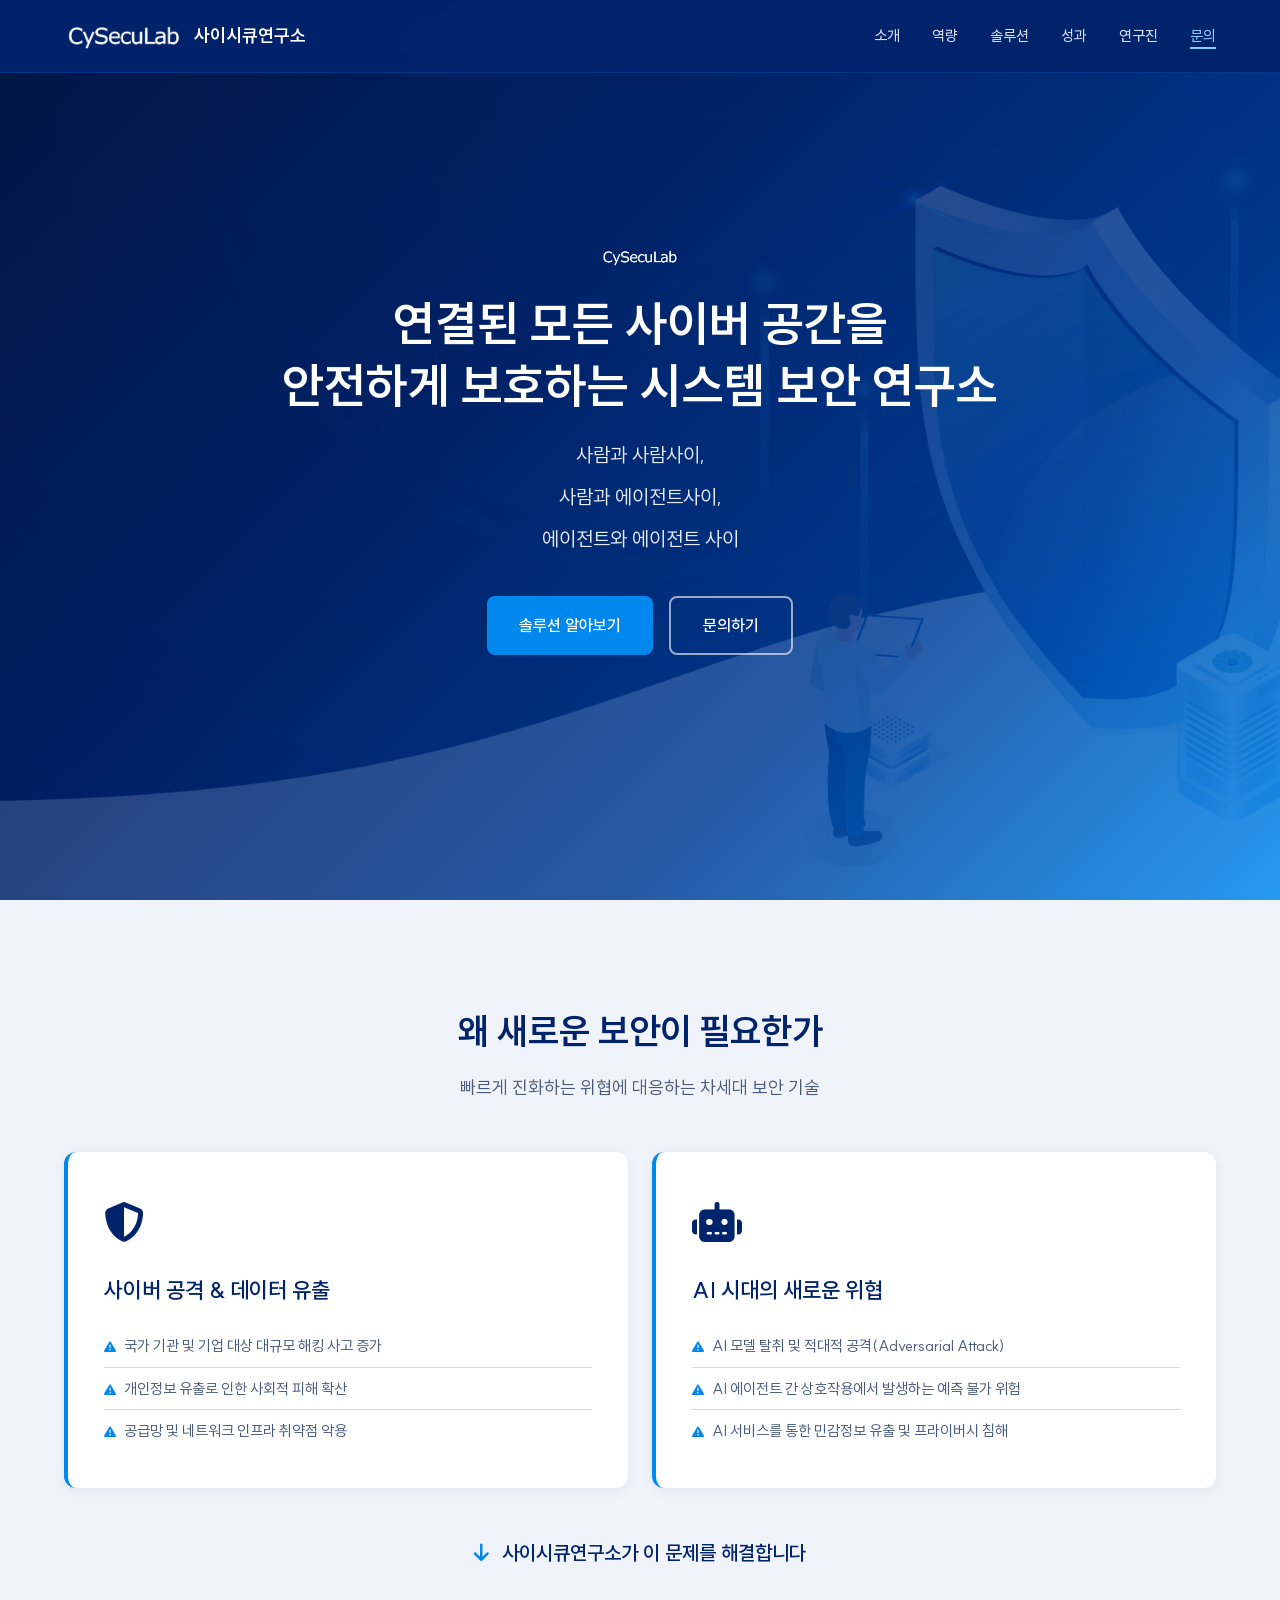
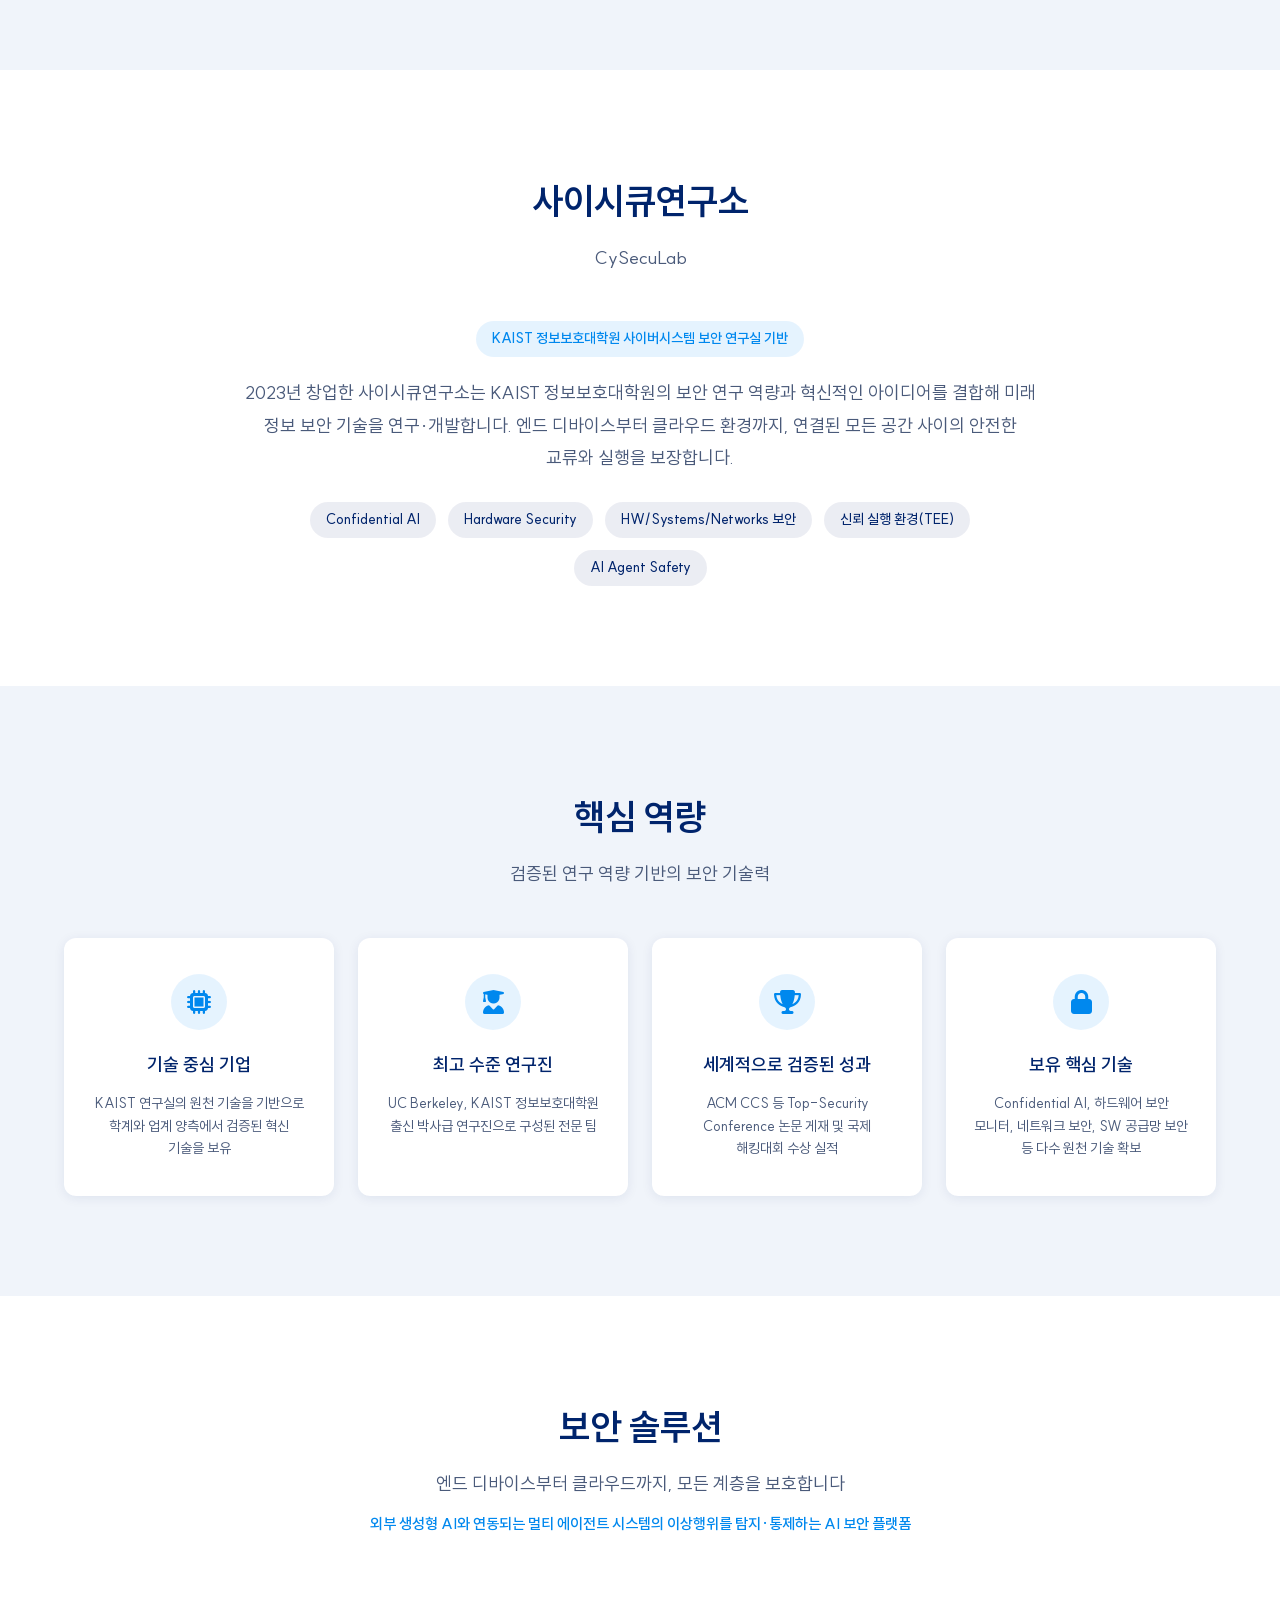
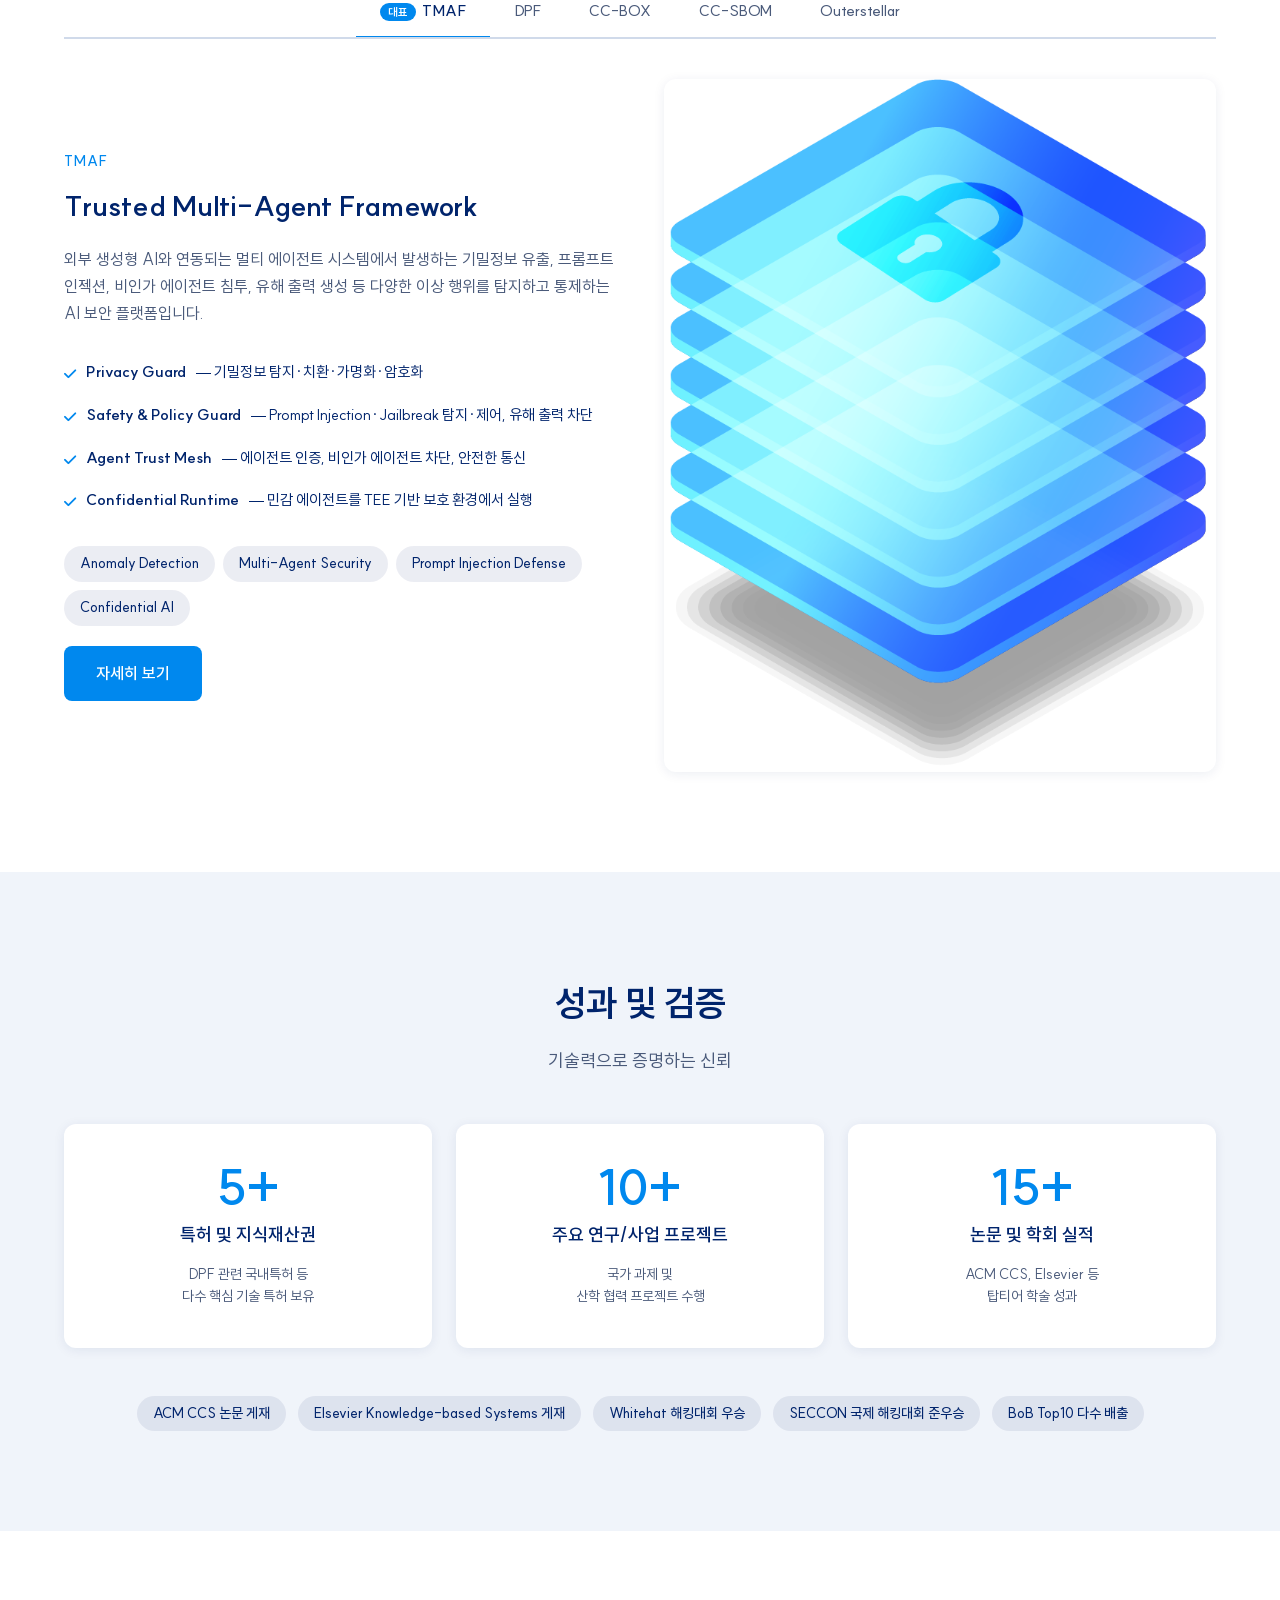
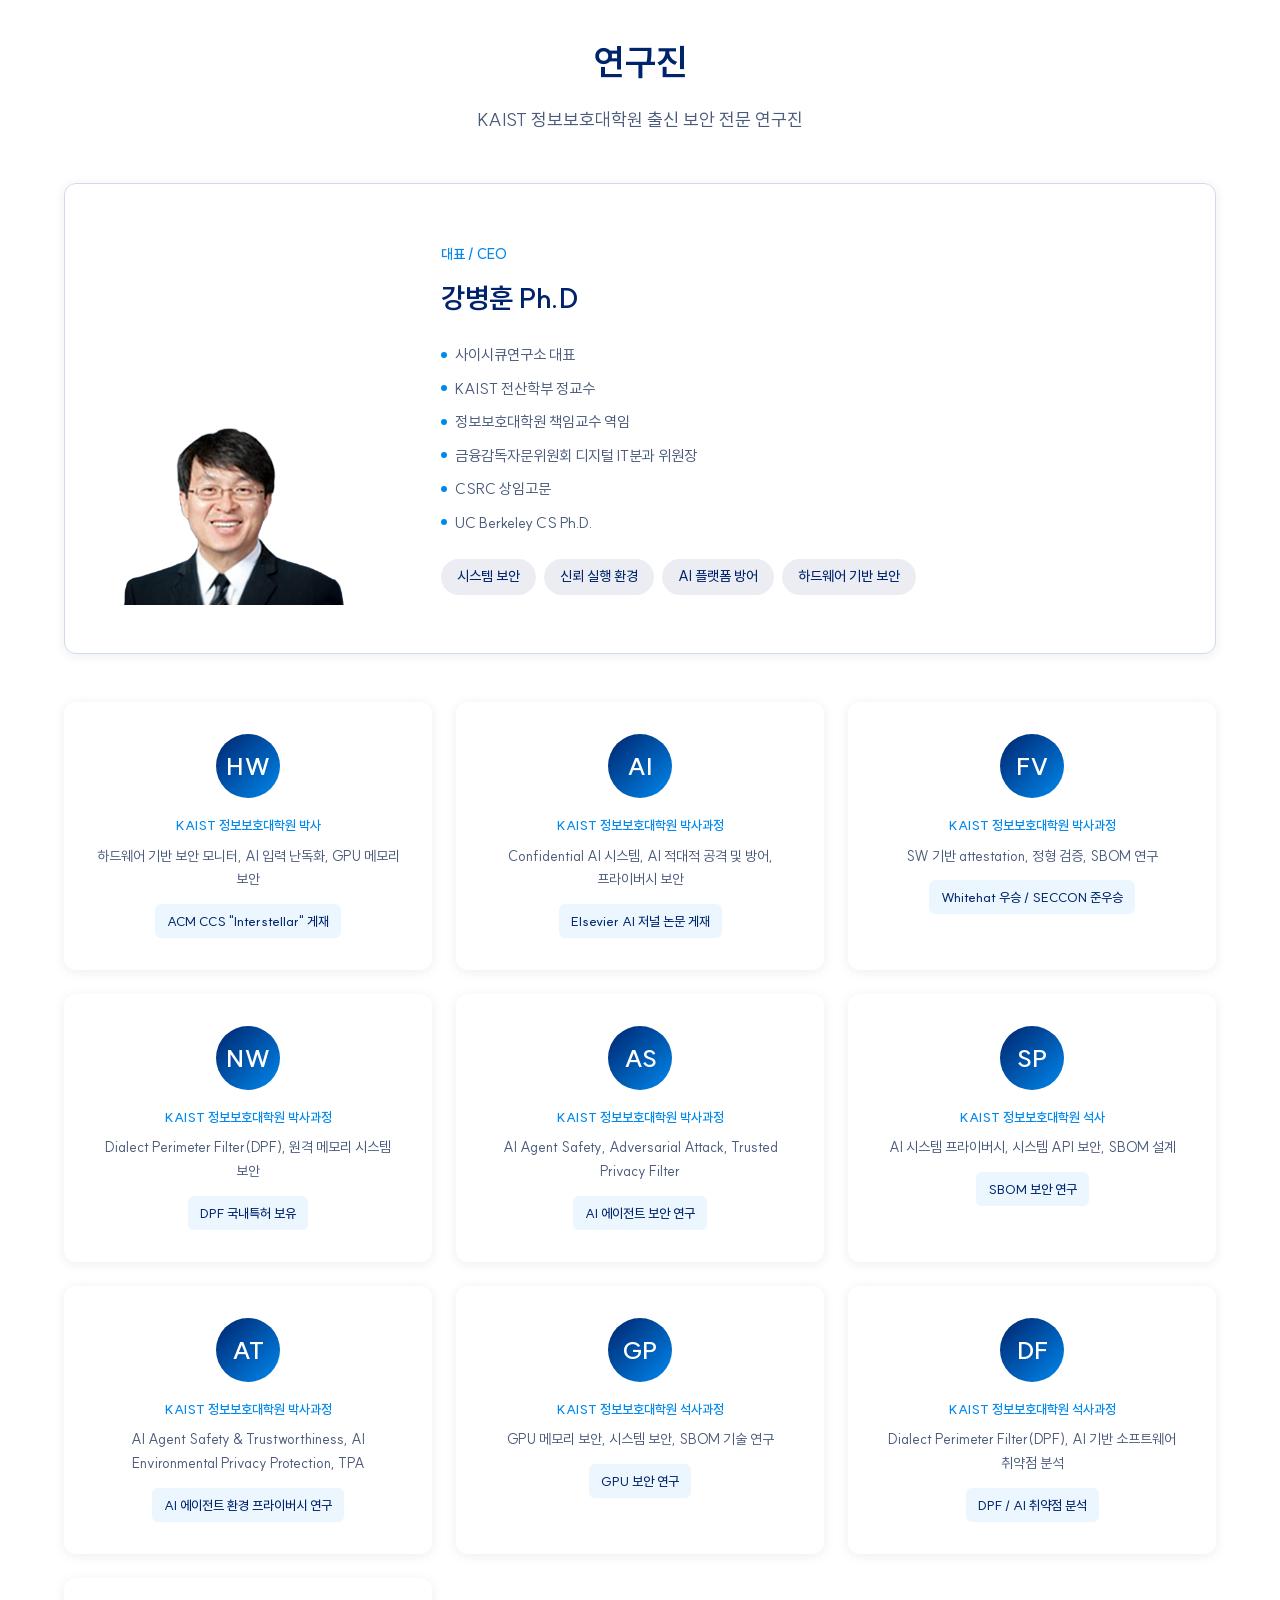
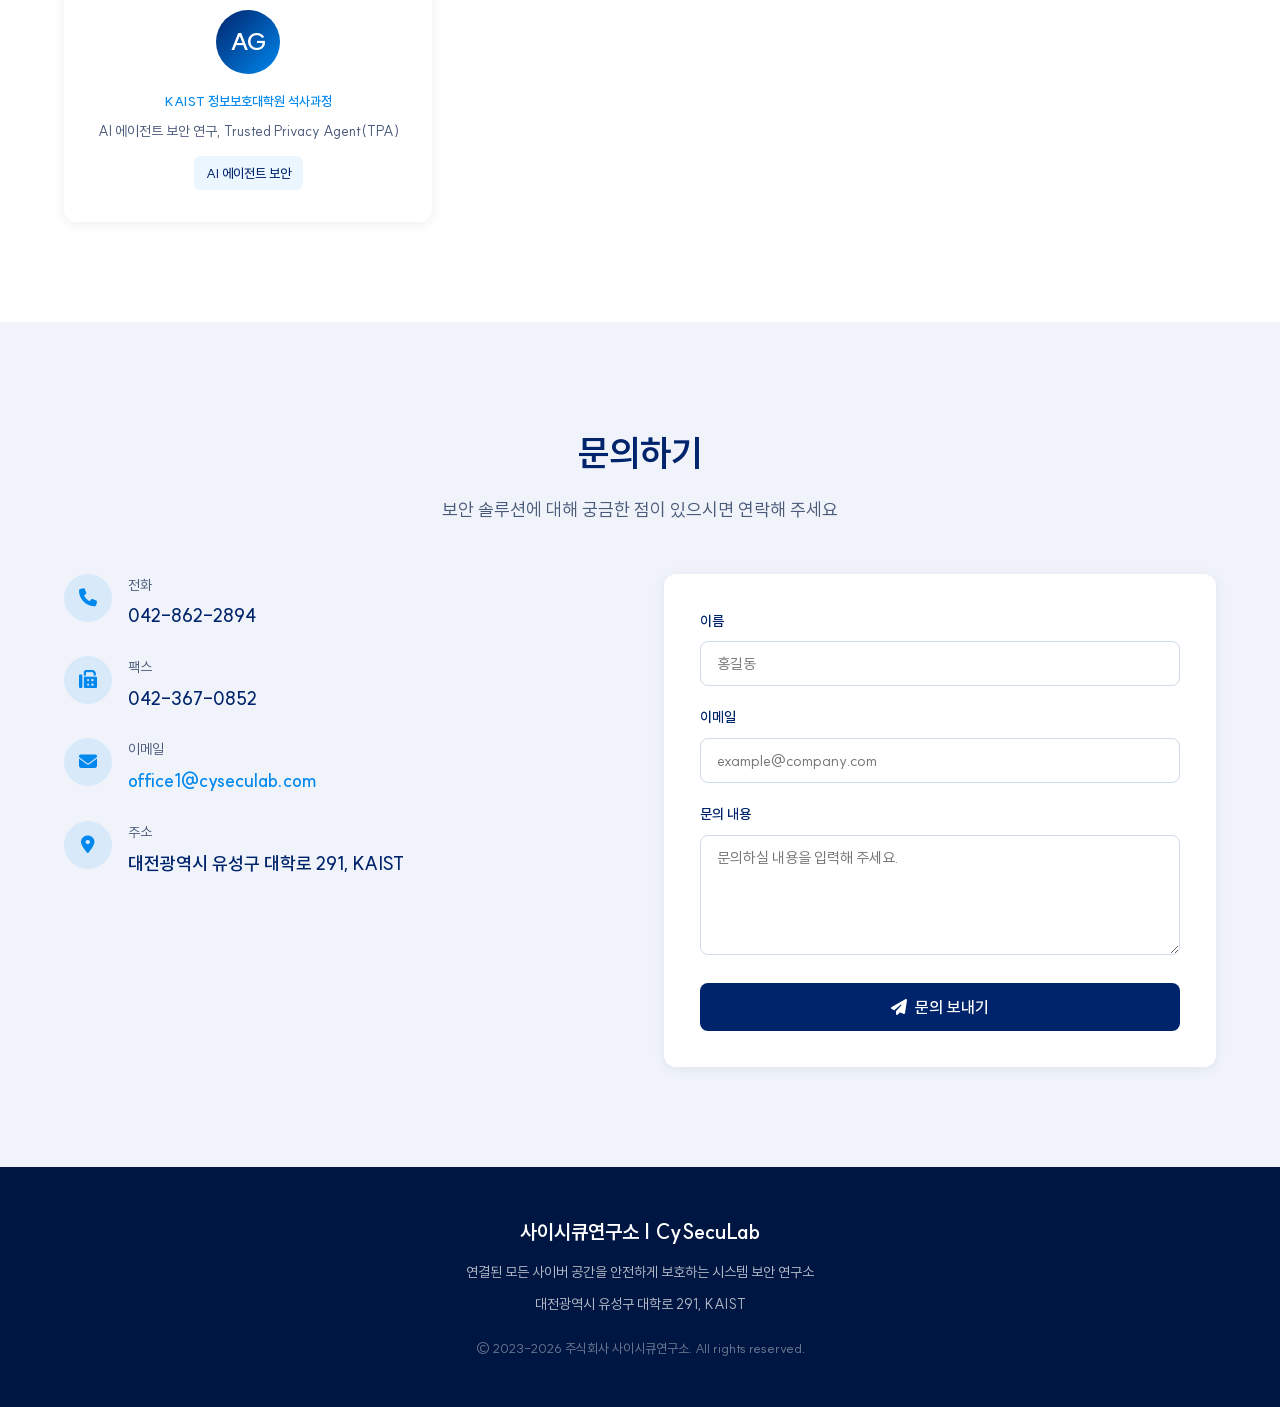
<file: index.html>
<!DOCTYPE html>
<html lang="ko">
<head>
  <meta charset="UTF-8">
  <meta name="viewport" content="width=device-width, initial-scale=1.0">
  <title>사이시큐연구소 | CySecuLab - 연결된 모든 사이버 공간을 안전하게</title>
  <meta name="description" content="KAIST 정보보호대학원 기반 사이버시스템 보안 연구소. TMAF(Trusted Multi-Agent Framework), DPF, CC-BOX 등 AI 에이전트 보안·기밀 컴퓨팅·네트워크 보안 솔루션을 제공합니다.">
  <meta name="keywords" content="사이시큐연구소, CySecuLab, KAIST, 정보보호, AI 보안, 멀티 에이전트 보안, TMAF, DPF, CC-BOX, CC-SBOM, Outerstellar, Confidential AI, 기밀 컴퓨팅, 네트워크 보안, 하드웨어 보안">
  <meta name="author" content="사이시큐연구소 (CySecuLab)">
  <meta property="og:title" content="사이시큐연구소 | CySecuLab">
  <meta property="og:description" content="연결된 모든 사이버 공간을 안전하게 보호하는 시스템 보안 연구소. KAIST 기반 AI 에이전트 보안 플랫폼 TMAF를 제공합니다.">
  <meta property="og:type" content="website">
  <meta property="og:url" content="https://cyseculab.com/">
  <meta property="og:image" content="https://cyseculab.com/assets/images/logo.png">
  <meta property="og:locale" content="ko_KR">
  <meta name="twitter:card" content="summary">
  <meta name="twitter:title" content="사이시큐연구소 | CySecuLab">
  <meta name="twitter:description" content="KAIST 기반 AI 에이전트 보안 플랫폼. TMAF, DPF, CC-BOX 등 차세대 보안 솔루션.">
  <link rel="canonical" href="https://cyseculab.com/">
  <link rel="stylesheet" href="https://cdnjs.cloudflare.com/ajax/libs/font-awesome/6.5.1/css/all.min.css">
  <link rel="stylesheet" href="style.css">
  <link rel="icon" type="image/png" href="assets/images/logo.png">
  <link rel="stylesheet" href="ppt-style.css">
</head>
<body>

  <!-- ===== Navigation ===== -->
  <nav class="nav">
    <div class="nav__inner">
      <a href="#" class="nav__logo">
        <img src="assets/images/logo-white.png" alt="CySecuLab">
        <span class="nav__logo-text">사이시큐연구소</span>
      </a>
      <ul class="nav__links">
        <li><a href="#about">소개</a></li>
        <li><a href="#capabilities">역량</a></li>
        <li><a href="#solutions">솔루션</a></li>
        <li><a href="#achievements">성과</a></li>
        <li><a href="#team">연구진</a></li>
        <li><a href="#contact">문의</a></li>
      </ul>
      <button class="nav__mobile-toggle" aria-label="메뉴 열기">
        <span></span>
        <span></span>
        <span></span>
      </button>
    </div>
  </nav>

  <!-- ===== Hero ===== -->
  <section class="hero">
    <div class="hero__bg"></div>
    <div class="hero__content">
      <img src="assets/images/logo-white.png" alt="CySecuLab" class="hero__logo">
      <h1 class="hero__title">연결된 모든 사이버 공간을<br>안전하게 보호하는 시스템 보안 연구소</h1>
      <div class="hero__taglines">
        <p class="hero__tagline">사람과 사람사이,</p>
        <p class="hero__tagline">사람과 에이전트사이,</p>
        <p class="hero__tagline">에이전트와 에이전트 사이</p>
      </div>
      <div class="hero__cta">
        <a href="#solutions" class="btn btn--primary">솔루션 알아보기</a>
        <a href="#contact" class="btn btn--secondary">문의하기</a>
      </div>
    </div>
  </section>

  <!-- ===== Problem ===== -->
  <section class="section section--alt" id="problem">
    <div class="container">
      <div class="section__header fade-up">
        <h2 class="section__title">왜 새로운 보안이 필요한가</h2>
        <p class="section__subtitle">빠르게 진화하는 위협에 대응하는 차세대 보안 기술</p>
      </div>
      <div class="problem-grid fade-up">
        <div class="problem-card">
          <div class="problem-card__icon"><i class="fa-solid fa-shield-halved"></i></div>
          <h3 class="problem-card__title">사이버 공격 & 데이터 유출</h3>
          <ul class="problem-card__list">
            <li>국가 기관 및 기업 대상 대규모 해킹 사고 증가</li>
            <li>개인정보 유출로 인한 사회적 피해 확산</li>
            <li>공급망 및 네트워크 인프라 취약점 악용</li>
          </ul>
        </div>
        <div class="problem-card">
          <div class="problem-card__icon"><i class="fa-solid fa-robot"></i></div>
          <h3 class="problem-card__title">AI 시대의 새로운 위협</h3>
          <ul class="problem-card__list">
            <li>AI 모델 탈취 및 적대적 공격(Adversarial Attack)</li>
            <li>AI 에이전트 간 상호작용에서 발생하는 예측 불가 위험</li>
            <li>AI 서비스를 통한 민감정보 유출 및 프라이버시 침해</li>
          </ul>
        </div>
      </div>
      <p class="problem-transition fade-up">
        <i class="fa-solid fa-arrow-down" style="color: var(--accent); margin-right: 8px;"></i>
        사이시큐연구소가 이 문제를 해결합니다
      </p>
    </div>
  </section>

  <!-- ===== About ===== -->
  <section class="section" id="about">
    <div class="container">
      <div class="section__header fade-up">
        <h2 class="section__title">사이시큐연구소</h2>
        <p class="section__subtitle">CySecuLab</p>
      </div>
      <div class="about__content fade-up">
        <span class="about__label">KAIST 정보보호대학원 사이버시스템 보안 연구실 기반</span>
        <p class="about__text">
          2023년 창업한 사이시큐연구소는 KAIST 정보보호대학원의 보안 연구 역량과 혁신적인 아이디어를 결합해
          미래 정보 보안 기술을 연구·개발합니다. 엔드 디바이스부터 클라우드 환경까지,
          연결된 모든 공간 사이의 안전한 교류와 실행을 보장합니다.
        </p>
        <div class="about__badges">
          <span class="badge">Confidential AI</span>
          <span class="badge">Hardware Security</span>
          <span class="badge">HW/Systems/Networks 보안</span>
          <span class="badge">신뢰 실행 환경(TEE)</span>
          <span class="badge">AI Agent Safety</span>
        </div>
      </div>
    </div>
  </section>

  <!-- ===== Capabilities ===== -->
  <section class="section section--alt" id="capabilities">
    <div class="container">
      <div class="section__header fade-up">
        <h2 class="section__title">핵심 역량</h2>
        <p class="section__subtitle">검증된 연구 역량 기반의 보안 기술력</p>
      </div>
      <div class="cap-grid fade-up">
        <div class="cap-card">
          <div class="cap-card__icon"><i class="fa-solid fa-microchip"></i></div>
          <h3 class="cap-card__title">기술 중심 기업</h3>
          <p class="cap-card__desc">KAIST 연구실의 원천 기술을 기반으로 학계와 업계 양측에서 검증된 혁신 기술을 보유</p>
        </div>
        <div class="cap-card">
          <div class="cap-card__icon"><i class="fa-solid fa-user-graduate"></i></div>
          <h3 class="cap-card__title">최고 수준 연구진</h3>
          <p class="cap-card__desc">UC Berkeley, KAIST 정보보호대학원 출신 박사급 연구진으로 구성된 전문 팀</p>
        </div>
        <div class="cap-card">
          <div class="cap-card__icon"><i class="fa-solid fa-trophy"></i></div>
          <h3 class="cap-card__title">세계적으로 검증된 성과</h3>
          <p class="cap-card__desc">ACM CCS 등 Top-Security Conference 논문 게재 및 국제 해킹대회 수상 실적</p>
        </div>
        <div class="cap-card">
          <div class="cap-card__icon"><i class="fa-solid fa-lock"></i></div>
          <h3 class="cap-card__title">보유 핵심 기술</h3>
          <p class="cap-card__desc">Confidential AI, 하드웨어 보안 모니터, 네트워크 보안, SW 공급망 보안 등 다수 원천 기술 확보</p>
        </div>
      </div>
    </div>
  </section>

  <!-- ===== Solutions ===== -->
  <section class="section" id="solutions">
    <div class="container">
      <div class="section__header fade-up">
        <h2 class="section__title">보안 솔루션</h2>
        <p class="section__subtitle">엔드 디바이스부터 클라우드까지, 모든 계층을 보호합니다</p>
        <p style="font-size:15px;color:var(--accent);font-weight:600;margin-top:12px;">외부 생성형 AI와 연동되는 멀티 에이전트 시스템의 이상행위를 탐지·통제하는 AI 보안 플랫폼</p>
      </div>
      <div class="solutions__tabs fade-up">
        <button class="solutions__tab active" data-target="sol-tmaf"><span style="background:var(--accent);color:#fff;font-size:11px;padding:2px 8px;border-radius:10px;margin-right:6px;font-weight:700;">대표</span>TMAF</button>
        <button class="solutions__tab" data-target="sol-dpf">DPF</button>
        <button class="solutions__tab" data-target="sol-ccbox">CC-BOX</button>
        <button class="solutions__tab" data-target="sol-ccsbom">CC-SBOM</button>
        <button class="solutions__tab" data-target="sol-outerstellar">Outerstellar</button>
      </div>
      <div class="solutions__panels">
        <div class="solutions__panel active" id="sol-tmaf">
          <div class="solution-detail">
            <div class="solution-detail__info">
              <p class="solution-detail__name">TMAF</p>
              <h3 class="solution-detail__title">Trusted Multi-Agent Framework</h3>
              <p class="solution-detail__desc">외부 생성형 AI와 연동되는 멀티 에이전트 시스템에서 발생하는 기밀정보 유출, 프롬프트 인젝션, 비인가 에이전트 침투, 유해 출력 생성 등 다양한 이상 행위를 탐지하고 통제하는 AI 보안 플랫폼입니다.</p>
              <ul class="solution-detail__features">
                <li><strong>Privacy Guard</strong> — 기밀정보 탐지·치환·가명화·암호화</li>
                <li><strong>Safety & Policy Guard</strong> — Prompt Injection·Jailbreak 탐지·제어, 유해 출력 차단</li>
                <li><strong>Agent Trust Mesh</strong> — 에이전트 인증, 비인가 에이전트 차단, 안전한 통신</li>
                <li><strong>Confidential Runtime</strong> — 민감 에이전트를 TEE 기반 보호 환경에서 실행</li>
              </ul>
              <div class="solution-detail__tags">
                <span class="badge">Anomaly Detection</span>
                <span class="badge">Multi-Agent Security</span>
                <span class="badge">Prompt Injection Defense</span>
                <span class="badge">Confidential AI</span>
              </div>
              <a href="solutions/tmaf.html" class="btn btn--primary" style="margin-top: 20px;">자세히 보기</a>
            </div>
            <div class="solution-detail__image">
              <img src="assets/images/solution-tmaf.png" alt="TMAF 아키텍처">
            </div>
          </div>
        </div>
        <div class="solutions__panel" id="sol-dpf">
          <div class="solution-detail">
            <div class="solution-detail__info">
              <p class="solution-detail__name">DPF</p>
              <h3 class="solution-detail__title">Dialect Perimeter Filter</h3>
              <p class="solution-detail__desc">고유한 Dialect 기반 통신 체계를 활용하여 네트워크 경계를 보호하는 차세대 보안 시스템입니다.</p>
              <ul class="solution-detail__features">
                <li>Dialect 기반 디바이스 인증 및 제로 트러스트 구현</li>
                <li>Dialect of Things - IoT 환경 네트워크 보안</li>
                <li>운영체제/커널 레벨 네트워킹 보안</li>
                <li>원격 메모리 시스템 보안 연구 기반</li>
              </ul>
              <div class="solution-detail__tags">
                <span class="badge" style="background:rgba(16,185,129,0.15);color:#059669;">KISA 신속확인 인증</span>
                <span class="badge">Network Security</span>
                <span class="badge">Zero Trust</span>
                <span class="badge">IoT Security</span>
                <span class="badge">국내특허 등록</span>
              </div>
              <a href="solutions/dpf.html" class="btn btn--primary" style="margin-top: 20px;">자세히 보기</a>
            </div>
            <div class="solution-detail__image">
              <img src="assets/images/solution-dpf.png" alt="DPF 아키텍처">
            </div>
          </div>
        </div>
        <div class="solutions__panel" id="sol-ccbox">
          <div class="solution-detail">
            <div class="solution-detail__info">
              <p class="solution-detail__name">CC-BOX</p>
              <h3 class="solution-detail__title">Confidential Computing Platform</h3>
              <p class="solution-detail__desc">데이터 프라이버시 및 보안 규제 준수를 위한 기밀성 보장 보안 플랫폼입니다. 저장 데이터뿐만 아니라 연산 중인 데이터까지 안전하게 보호합니다.</p>
              <ul class="solution-detail__features">
                <li>연산 중 데이터 보호 - 실행 시에도 기밀성 보장</li>
                <li>금융/의료/기업 비밀 데이터의 규제 준수 지원</li>
                <li>지적 재산(IP)을 서비스 플랫폼 제공자로부터 보호</li>
                <li>간편한 적용으로 넓은 시스템 범위 지원</li>
              </ul>
              <div class="solution-detail__tags">
                <span class="badge">Confidential Computing</span>
                <span class="badge">Data Privacy</span>
                <span class="badge">Compliance</span>
              </div>
              <a href="solutions/ccbox.html" class="btn btn--primary" style="margin-top: 20px;">자세히 보기</a>
            </div>
            <div class="solution-detail__image">
              <img src="assets/images/solution-ccbox-1.png" alt="CC-BOX 아키텍처">
            </div>
          </div>
        </div>
        <div class="solutions__panel" id="sol-ccsbom">
          <div class="solution-detail">
            <div class="solution-detail__info">
              <p class="solution-detail__name">CC-SBOM</p>
              <h3 class="solution-detail__title">Confidential Computing SBOM</h3>
              <p class="solution-detail__desc">CC-BOX 안전 실행 환경과 연계하여 소프트웨어 구성 명세서(SBOM) 생성을 지원하는 보안 솔루션입니다.</p>
              <ul class="solution-detail__features">
                <li>사용자 기밀정보(소스코드 등) 유출 방지</li>
                <li>실시간 취약점 관리 서비스 제공</li>
                <li>클라우드 및 서버 소유자로부터 소프트웨어 자산과 IP 보호</li>
                <li>의료, 금융, OEM, 산업 제어 시스템 등 규제 분야에 특화</li>
              </ul>
              <div class="solution-detail__tags">
                <span class="badge">SBOM</span>
                <span class="badge">Supply Chain Security</span>
                <span class="badge">Vulnerability Management</span>
              </div>
              <a href="solutions/ccsbom.html" class="btn btn--primary" style="margin-top: 20px;">자세히 보기</a>
            </div>
            <div class="solution-detail__image">
              <img src="assets/images/solution-ccsbom.png" alt="CC-SBOM 아키텍처">
            </div>
          </div>
        </div>
        <div class="solutions__panel" id="sol-outerstellar">
          <div class="solution-detail">
            <div class="solution-detail__info">
              <p class="solution-detail__name">Outerstellar</p>
              <h3 class="solution-detail__title">Hardware-based Instruction-flow Safety Monitor</h3>
              <p class="solution-detail__desc">하드웨어 기반으로 시스템의 명령어 흐름을 모니터링하여 무결성을 보장하는 보안 솔루션입니다. ACM CCS에 게재된 Interstellar 연구를 기반으로 합니다.</p>
              <ul class="solution-detail__features">
                <li>하드웨어 수준의 명령어 흐름 모니터링</li>
                <li>OS 커널 무결성 실시간 검증</li>
                <li>소프트웨어 조작이 불가능한 하드웨어 기반 보안</li>
                <li>Top-Security Conference(ACM CCS) 검증 기술</li>
              </ul>
              <div class="solution-detail__tags">
                <span class="badge">Hardware Security</span>
                <span class="badge">Integrity Monitor</span>
              </div>
              <a href="solutions/outerstellar.html" class="btn btn--primary" style="margin-top: 20px;">자세히 보기</a>
            </div>
            <div class="solution-detail__image">
              <div style="display:flex;flex-direction:column;align-items:center;gap:12px;padding:24px 16px;">
                <div style="background:linear-gradient(135deg,var(--primary),var(--accent));color:#fff;border-radius:var(--radius);padding:18px 24px;text-align:center;width:100%;max-width:240px;font-weight:700;font-size:15px;">
                  <i class="fa-solid fa-microchip" style="font-size:22px;margin-bottom:8px;display:block;"></i>
                  HW Monitor
                </div>
                <i class="fa-solid fa-arrow-down" style="color:var(--accent);font-size:18px;"></i>
                <div style="background:var(--bg-alt);border:2px solid var(--accent);border-radius:var(--radius);padding:18px 24px;text-align:center;width:100%;max-width:240px;font-weight:700;font-size:15px;color:var(--primary);">
                  <i class="fa-solid fa-code-branch" style="font-size:22px;margin-bottom:8px;display:block;color:var(--accent);"></i>
                  Instruction Flow
                </div>
                <i class="fa-solid fa-arrow-down" style="color:var(--accent);font-size:18px;"></i>
                <div style="background:var(--bg-alt);border:2px solid var(--accent);border-radius:var(--radius);padding:18px 24px;text-align:center;width:100%;max-width:240px;font-weight:700;font-size:15px;color:var(--primary);">
                  <i class="fa-solid fa-shield-halved" style="font-size:22px;margin-bottom:8px;display:block;color:var(--accent);"></i>
                  OS Kernel Integrity
                </div>
                <i class="fa-solid fa-arrow-down" style="color:var(--accent);font-size:18px;"></i>
                <div style="background:linear-gradient(135deg,var(--accent),#7B90F9);color:#fff;border-radius:var(--radius);padding:18px 24px;text-align:center;width:100%;max-width:240px;font-weight:700;font-size:15px;">
                  <i class="fa-solid fa-check-double" style="font-size:22px;margin-bottom:8px;display:block;"></i>
                  Verified Safe
                </div>
              </div>
            </div>
          </div>
        </div>
      </div>

      <!-- Mobile Accordion -->
      <div class="solutions__accordion">
        <div class="accordion-item">
          <button class="accordion-trigger"><span><span style="background:var(--accent);color:#fff;font-size:11px;padding:2px 8px;border-radius:10px;margin-right:6px;font-weight:700;">대표</span>TMAF</span><i class="fa-solid fa-chevron-down accordion-trigger__icon"></i></button>
          <div class="accordion-content"><div class="accordion-content__inner">
            <p class="solution-detail__desc">멀티 AI 에이전트 환경에서 프라이버시·안전성·신뢰성을 통합 보장하는 올인원 보안 프레임워크입니다.</p>
            <ul class="solution-detail__features"><li>Privacy Guard — PII·기밀정보 자동 탐지 및 가명화</li><li>Safety & Policy Guard — 유해 입출력 차단 및 정책 준수</li><li>Agent Trust Mesh — 에이전트 간 상호 인증 및 권한 제어</li><li>Confidential Runtime — TEE 기반 모델·데이터 보호</li></ul>
            <a href="solutions/tmaf.html" class="btn btn--primary" style="margin-top: 12px; font-size: 14px; padding: 10px 20px;">자세히 보기</a>
          </div></div>
        </div>
        <div class="accordion-item">
          <button class="accordion-trigger"><span>DPF</span><i class="fa-solid fa-chevron-down accordion-trigger__icon"></i></button>
          <div class="accordion-content"><div class="accordion-content__inner">
            <p class="solution-detail__desc">Dialect 기반 통신 체계를 활용한 차세대 네트워크 보안 시스템입니다.</p>
            <ul class="solution-detail__features"><li>Dialect 기반 제로 트러스트 구현</li><li>IoT 환경 네트워크 보안</li><li>커널 레벨 네트워킹 보안</li></ul>
            <a href="solutions/dpf.html" class="btn btn--primary" style="margin-top: 12px; font-size: 14px; padding: 10px 20px;">자세히 보기</a>
          </div></div>
        </div>
        <div class="accordion-item">
          <button class="accordion-trigger"><span>CC-BOX</span><i class="fa-solid fa-chevron-down accordion-trigger__icon"></i></button>
          <div class="accordion-content"><div class="accordion-content__inner">
            <p class="solution-detail__desc">연산 중인 데이터까지 안전하게 보호하는 기밀성 보장 보안 플랫폼입니다.</p>
            <ul class="solution-detail__features"><li>연산 중 데이터 보호</li><li>금융/의료 규제 준수</li><li>지적 재산(IP) 보호</li></ul>
            <a href="solutions/ccbox.html" class="btn btn--primary" style="margin-top: 12px; font-size: 14px; padding: 10px 20px;">자세히 보기</a>
          </div></div>
        </div>
        <div class="accordion-item">
          <button class="accordion-trigger"><span>CC-SBOM</span><i class="fa-solid fa-chevron-down accordion-trigger__icon"></i></button>
          <div class="accordion-content"><div class="accordion-content__inner">
            <p class="solution-detail__desc">CC-BOX와 연계하여 SBOM 생성을 지원하는 보안 솔루션입니다.</p>
            <ul class="solution-detail__features"><li>기밀정보 유출 방지</li><li>실시간 취약점 관리</li><li>규제 분야 특화</li></ul>
            <a href="solutions/ccsbom.html" class="btn btn--primary" style="margin-top: 12px; font-size: 14px; padding: 10px 20px;">자세히 보기</a>
          </div></div>
        </div>
        <div class="accordion-item">
          <button class="accordion-trigger"><span>Outerstellar</span><i class="fa-solid fa-chevron-down accordion-trigger__icon"></i></button>
          <div class="accordion-content"><div class="accordion-content__inner">
            <p class="solution-detail__desc">하드웨어 기반 명령어 흐름 모니터링으로 시스템 무결성을 보장합니다.</p>
            <ul class="solution-detail__features"><li>하드웨어 수준 명령어 흐름 모니터링</li><li>OS 커널 무결성 검증</li><li>ACM CCS 검증 기술 기반</li></ul>
            <a href="solutions/outerstellar.html" class="btn btn--primary" style="margin-top: 12px; font-size: 14px; padding: 10px 20px;">자세히 보기</a>
          </div></div>
        </div>
      </div>
    </div>
  </section>

  <!-- ===== Achievements ===== -->
  <section class="section section--alt" id="achievements">
    <div class="container">
      <div class="section__header fade-up">
        <h2 class="section__title">성과 및 검증</h2>
        <p class="section__subtitle">기술력으로 증명하는 신뢰</p>
      </div>
      <div class="achievements__stats fade-up">
        <div class="stat-card">
          <div class="stat-card__number">5+</div>
          <div class="stat-card__label">특허 및 지식재산권</div>
          <p class="stat-card__detail">DPF 관련 국내특허 등<br>다수 핵심 기술 특허 보유</p>
        </div>
        <div class="stat-card">
          <div class="stat-card__number">10+</div>
          <div class="stat-card__label">주요 연구/사업 프로젝트</div>
          <p class="stat-card__detail">국가 과제 및<br>산학 협력 프로젝트 수행</p>
        </div>
        <div class="stat-card">
          <div class="stat-card__number">15+</div>
          <div class="stat-card__label">논문 및 학회 실적</div>
          <p class="stat-card__detail">ACM CCS, Elsevier 등<br>탑티어 학술 성과</p>
        </div>
      </div>
      <div style="text-align: center;" class="fade-up">
        <div class="about__badges">
          <span class="badge">ACM CCS 논문 게재</span>
          <span class="badge">Elsevier Knowledge-based Systems 게재</span>
          <span class="badge">Whitehat 해킹대회 우승</span>
          <span class="badge">SECCON 국제 해킹대회 준우승</span>
          <span class="badge">BoB Top10 다수 배출</span>
        </div>
      </div>
    </div>
  </section>

  <!-- ===== Team ===== -->
  <section class="section" id="team">
    <div class="container">
      <div class="section__header fade-up">
        <h2 class="section__title">연구진</h2>
        <p class="section__subtitle">KAIST 정보보호대학원 출신 보안 전문 연구진</p>
      </div>
      <div class="team__ceo fade-up">
        <img src="assets/images/ceo-photo.png" alt="강병훈 교수" class="team__ceo-photo">
        <div>
          <p class="team__ceo-label">대표 / CEO</p>
          <h3 class="team__ceo-name">강병훈 Ph.D</h3>
          <ul class="team__ceo-credentials">
            <li>사이시큐연구소 대표</li>
            <li>KAIST 전산학부 정교수</li>
            <li>정보보호대학원 책임교수 역임</li>
            <li>금융감독자문위원회 디지털 IT분과 위원장</li>
            <li>CSRC 상임고문</li>
            <li>UC Berkeley CS Ph.D.</li>
          </ul>
          <div class="team__ceo-fields">
            <span class="badge">시스템 보안</span>
            <span class="badge">신뢰 실행 환경</span>
            <span class="badge">AI 플랫폼 방어</span>
            <span class="badge">하드웨어 기반 보안</span>
          </div>
        </div>
      </div>
      <div class="team__grid fade-up">
        <div class="team-card">
          <div class="team-card__avatar">HW</div>
          <p class="team-card__degree">KAIST 정보보호대학원 박사</p>
          <p class="team-card__field">하드웨어 기반 보안 모니터, AI 입력 난독화, GPU 메모리 보안</p>
          <span class="team-card__highlight">ACM CCS "Interstellar" 게재</span>
        </div>
        <div class="team-card">
          <div class="team-card__avatar">AI</div>
          <p class="team-card__degree">KAIST 정보보호대학원 박사과정</p>
          <p class="team-card__field">Confidential AI 시스템, AI 적대적 공격 및 방어, 프라이버시 보안</p>
          <span class="team-card__highlight">Elsevier AI 저널 논문 게재</span>
        </div>
        <div class="team-card">
          <div class="team-card__avatar">FV</div>
          <p class="team-card__degree">KAIST 정보보호대학원 박사과정</p>
          <p class="team-card__field">SW 기반 attestation, 정형 검증, SBOM 연구</p>
          <span class="team-card__highlight">Whitehat 우승 / SECCON 준우승</span>
        </div>
        <div class="team-card">
          <div class="team-card__avatar">NW</div>
          <p class="team-card__degree">KAIST 정보보호대학원 박사과정</p>
          <p class="team-card__field">Dialect Perimeter Filter(DPF), 원격 메모리 시스템 보안</p>
          <span class="team-card__highlight">DPF 국내특허 보유</span>
        </div>
        <div class="team-card">
          <div class="team-card__avatar">AS</div>
          <p class="team-card__degree">KAIST 정보보호대학원 박사과정</p>
          <p class="team-card__field">AI Agent Safety, Adversarial Attack, Trusted Privacy Filter</p>
          <span class="team-card__highlight">AI 에이전트 보안 연구</span>
        </div>
        <div class="team-card">
          <div class="team-card__avatar">SP</div>
          <p class="team-card__degree">KAIST 정보보호대학원 석사</p>
          <p class="team-card__field">AI 시스템 프라이버시, 시스템 API 보안, SBOM 설계</p>
          <span class="team-card__highlight">SBOM 보안 연구</span>
        </div>
        <div class="team-card">
          <div class="team-card__avatar">AT</div>
          <p class="team-card__degree">KAIST 정보보호대학원 박사과정</p>
          <p class="team-card__field">AI Agent Safety & Trustworthiness, AI Environmental Privacy Protection, TPA</p>
          <span class="team-card__highlight">AI 에이전트 환경 프라이버시 연구</span>
        </div>
        <div class="team-card">
          <div class="team-card__avatar">GP</div>
          <p class="team-card__degree">KAIST 정보보호대학원 석사과정</p>
          <p class="team-card__field">GPU 메모리 보안, 시스템 보안, SBOM 기술 연구</p>
          <span class="team-card__highlight">GPU 보안 연구</span>
        </div>
        <div class="team-card">
          <div class="team-card__avatar">DF</div>
          <p class="team-card__degree">KAIST 정보보호대학원 석사과정</p>
          <p class="team-card__field">Dialect Perimeter Filter(DPF), AI 기반 소프트웨어 취약점 분석</p>
          <span class="team-card__highlight">DPF / AI 취약점 분석</span>
        </div>
        <div class="team-card">
          <div class="team-card__avatar">AG</div>
          <p class="team-card__degree">KAIST 정보보호대학원 석사과정</p>
          <p class="team-card__field">AI 에이전트 보안 연구, Trusted Privacy Agent(TPA)</p>
          <span class="team-card__highlight">AI 에이전트 보안</span>
        </div>
      </div>
    </div>
  </section>

  <!-- ===== Contact ===== -->
  <section class="section section--alt" id="contact">
    <div class="container">
      <div class="section__header fade-up">
        <h2 class="section__title">문의하기</h2>
        <p class="section__subtitle">보안 솔루션에 대해 궁금한 점이 있으시면 연락해 주세요</p>
      </div>
      <div class="contact-grid fade-up">
        <div class="contact-info">
          <div class="contact-info__item">
            <div class="contact-info__icon"><i class="fa-solid fa-phone"></i></div>
            <div><p class="contact-info__label">전화</p><p class="contact-info__value">042-862-2894</p></div>
          </div>
          <div class="contact-info__item">
            <div class="contact-info__icon"><i class="fa-solid fa-fax"></i></div>
            <div><p class="contact-info__label">팩스</p><p class="contact-info__value">042-367-0852</p></div>
          </div>
          <div class="contact-info__item">
            <div class="contact-info__icon"><i class="fa-solid fa-envelope"></i></div>
            <div><p class="contact-info__label">이메일</p><p class="contact-info__value"><a href="mailto:office1@cyseculab.com">office1@cyseculab.com</a></p></div>
          </div>
          <div class="contact-info__item">
            <div class="contact-info__icon"><i class="fa-solid fa-location-dot"></i></div>
            <div><p class="contact-info__label">주소</p><p class="contact-info__value">대전광역시 유성구 대학로 291, KAIST</p></div>
          </div>
        </div>
        <form class="contact-form" id="contactForm">
          <div class="form-group"><label for="name">이름</label><input type="text" id="name" name="name" placeholder="홍길동" required></div>
          <div class="form-group"><label for="email">이메일</label><input type="email" id="email" name="email" placeholder="example@company.com" required></div>
          <div class="form-group"><label for="message">문의 내용</label><textarea id="message" name="message" placeholder="문의하실 내용을 입력해 주세요." required></textarea></div>
          <button type="submit" class="btn btn--dark" style="width: 100%;"><i class="fa-solid fa-paper-plane" style="margin-right: 8px;"></i>문의 보내기</button>
        </form>
      </div>
    </div>
  </section>

  <!-- ===== Footer ===== -->
  <footer class="footer">
    <div class="container">
      <p class="footer__logo">사이시큐연구소 | CySecuLab</p>
      <p class="footer__text">연결된 모든 사이버 공간을 안전하게 보호하는 시스템 보안 연구소</p>
      <p class="footer__text">대전광역시 유성구 대학로 291, KAIST</p>
      <p class="footer__copyright">&copy; 2023-2026 주식회사 사이시큐연구소. All rights reserved.</p>
    </div>
  </footer>

  <script src="script.js"></script>
</body>
</html>
</file>
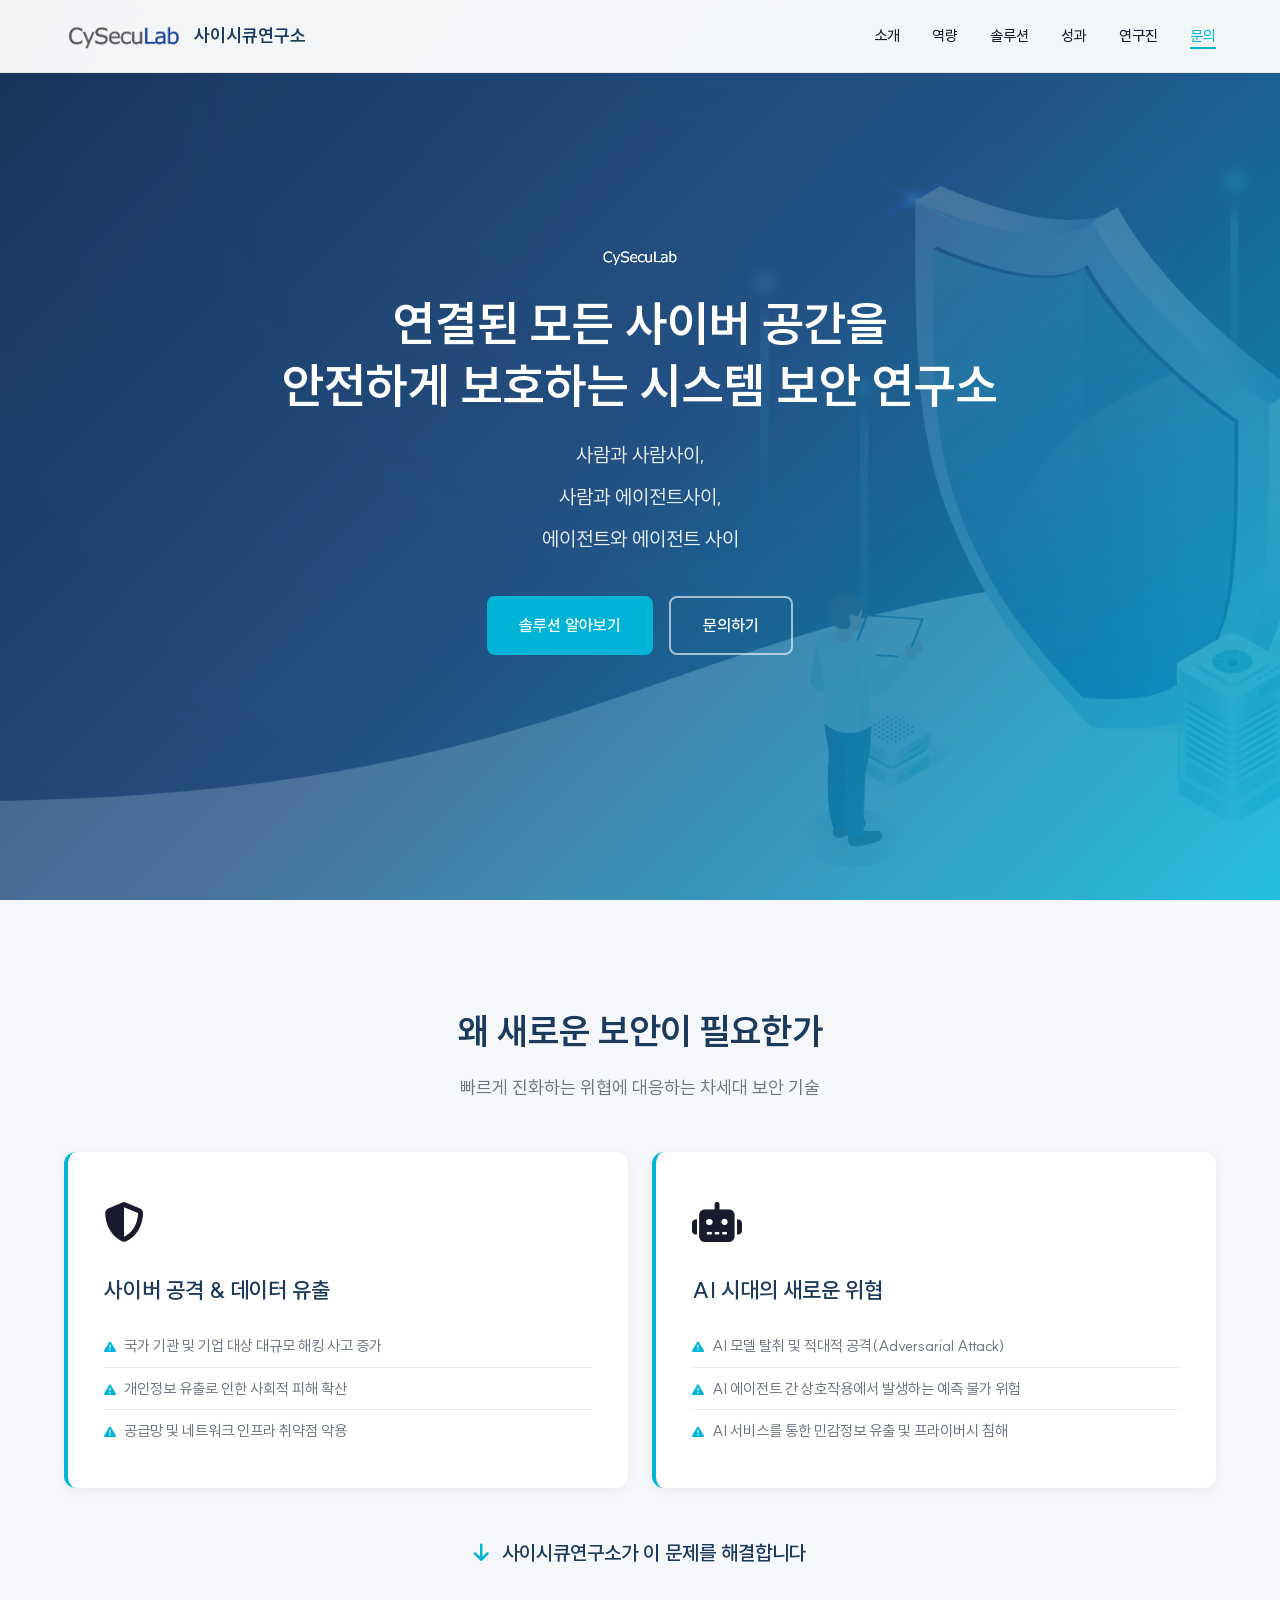
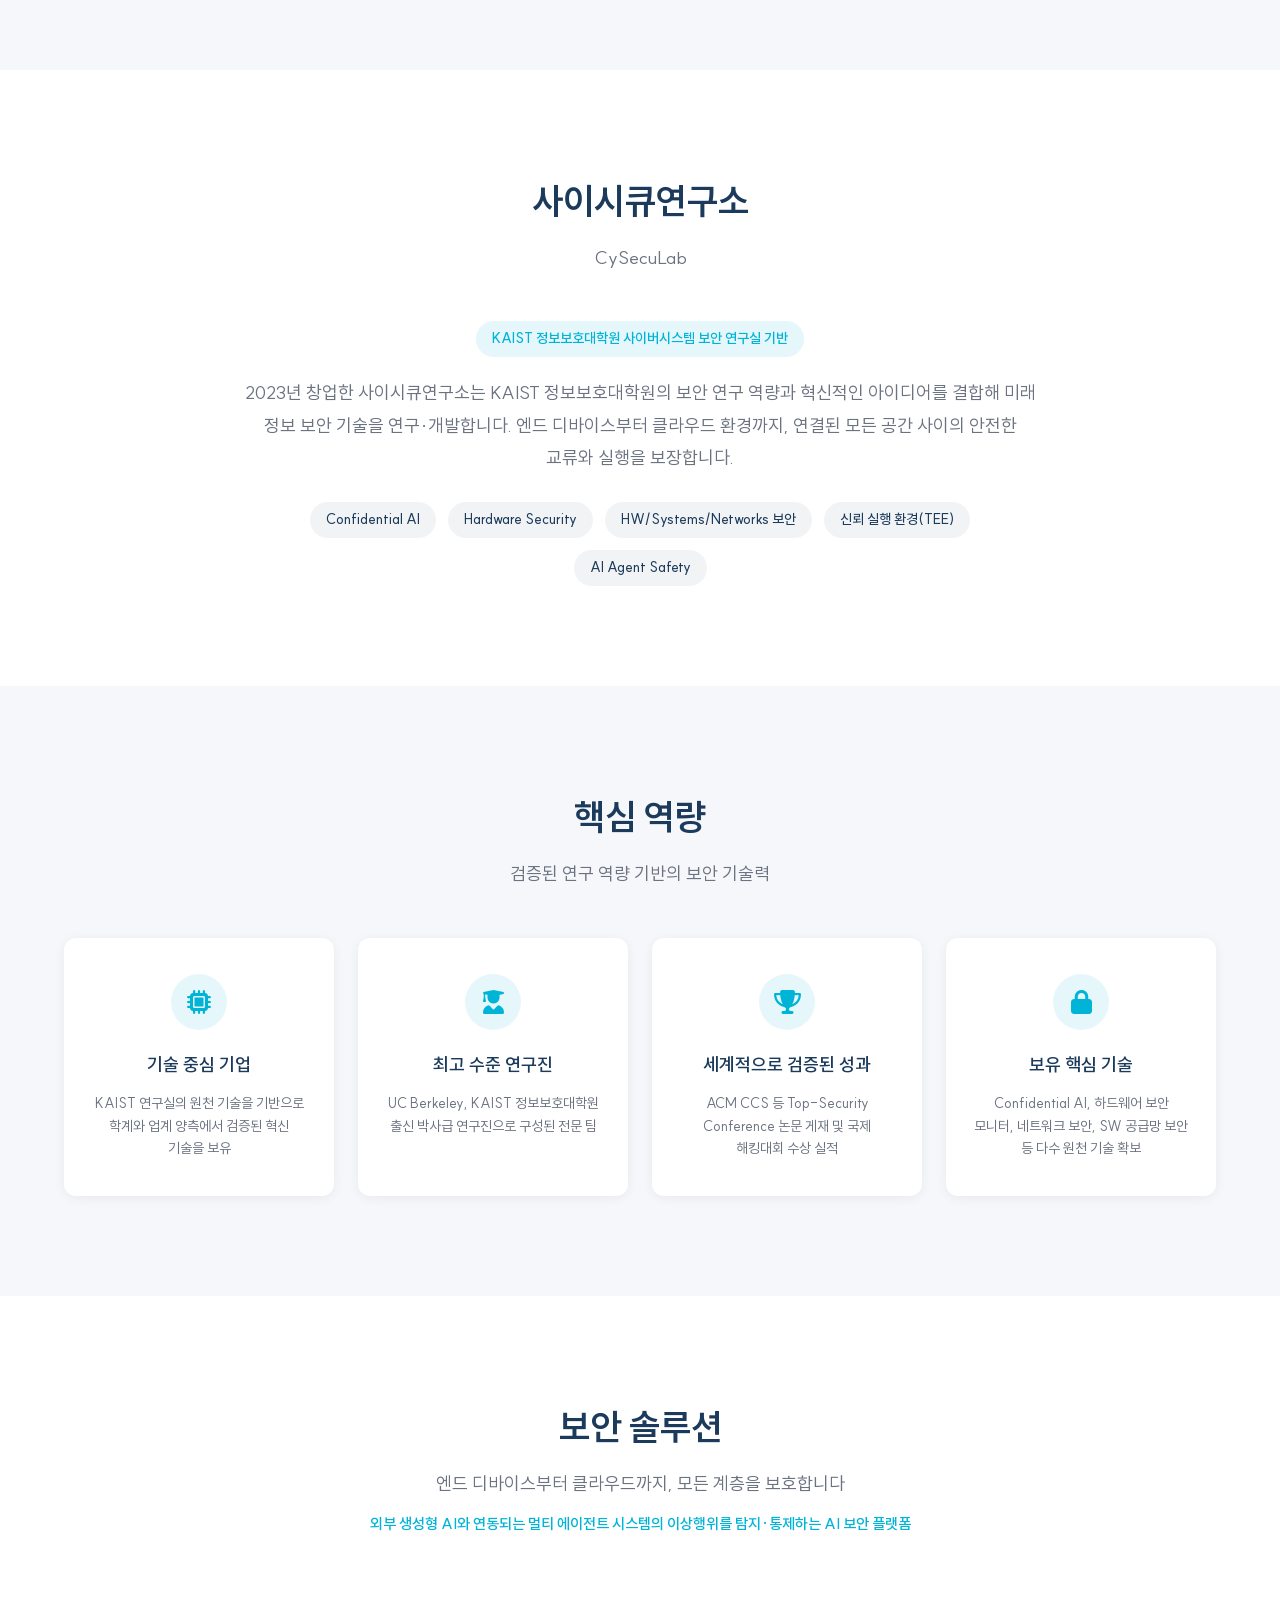
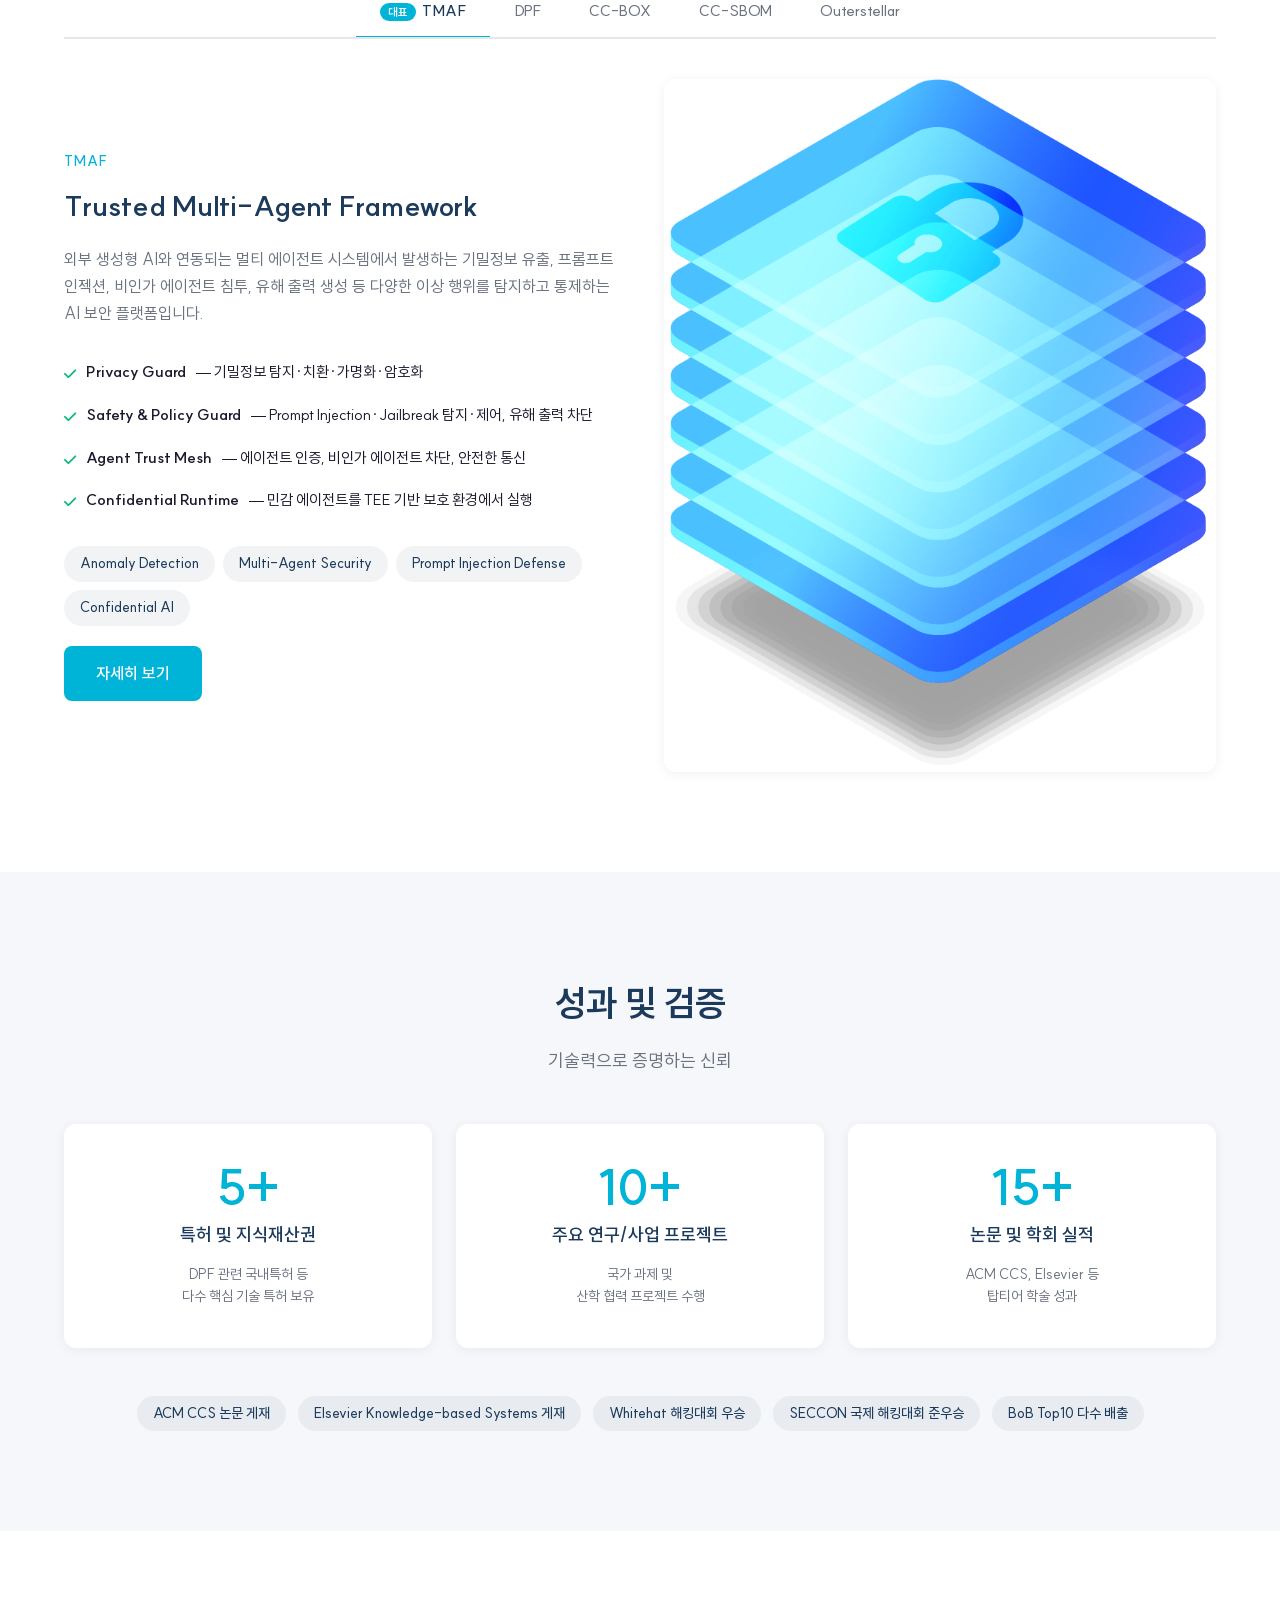
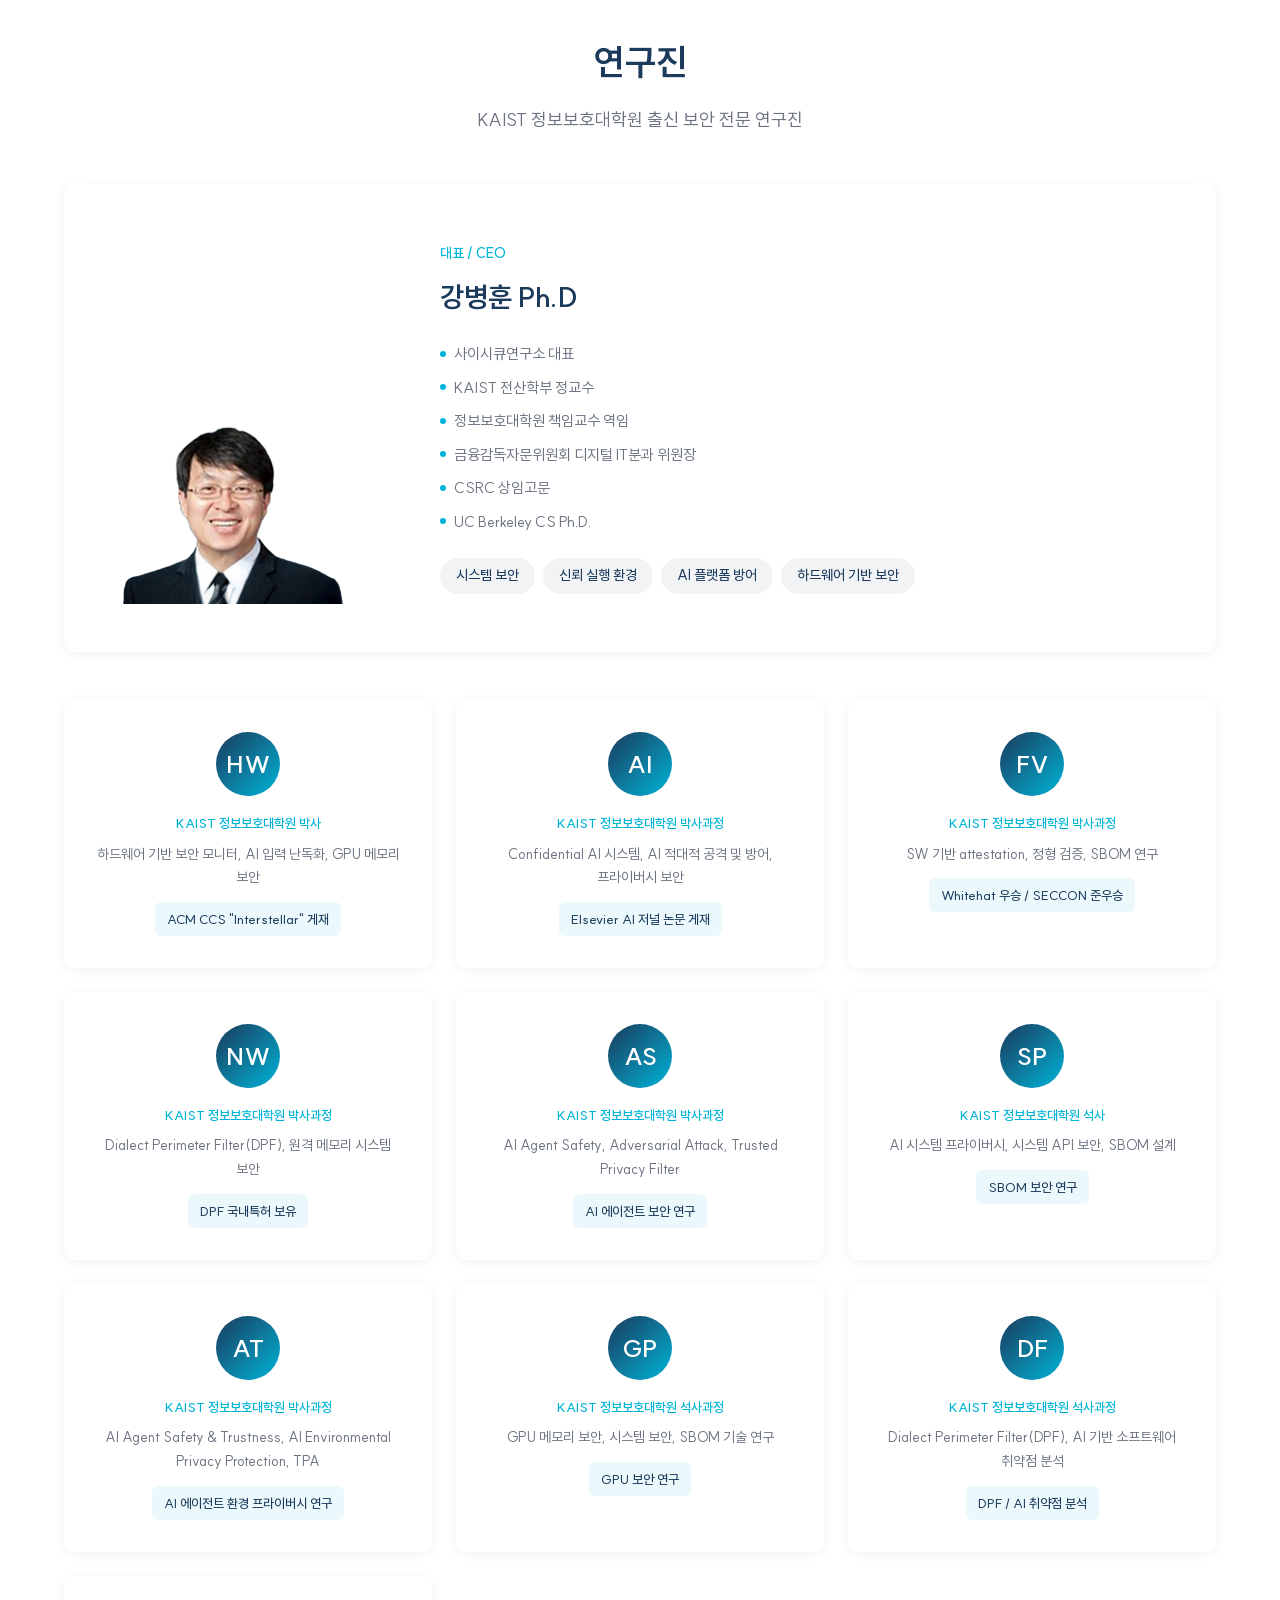
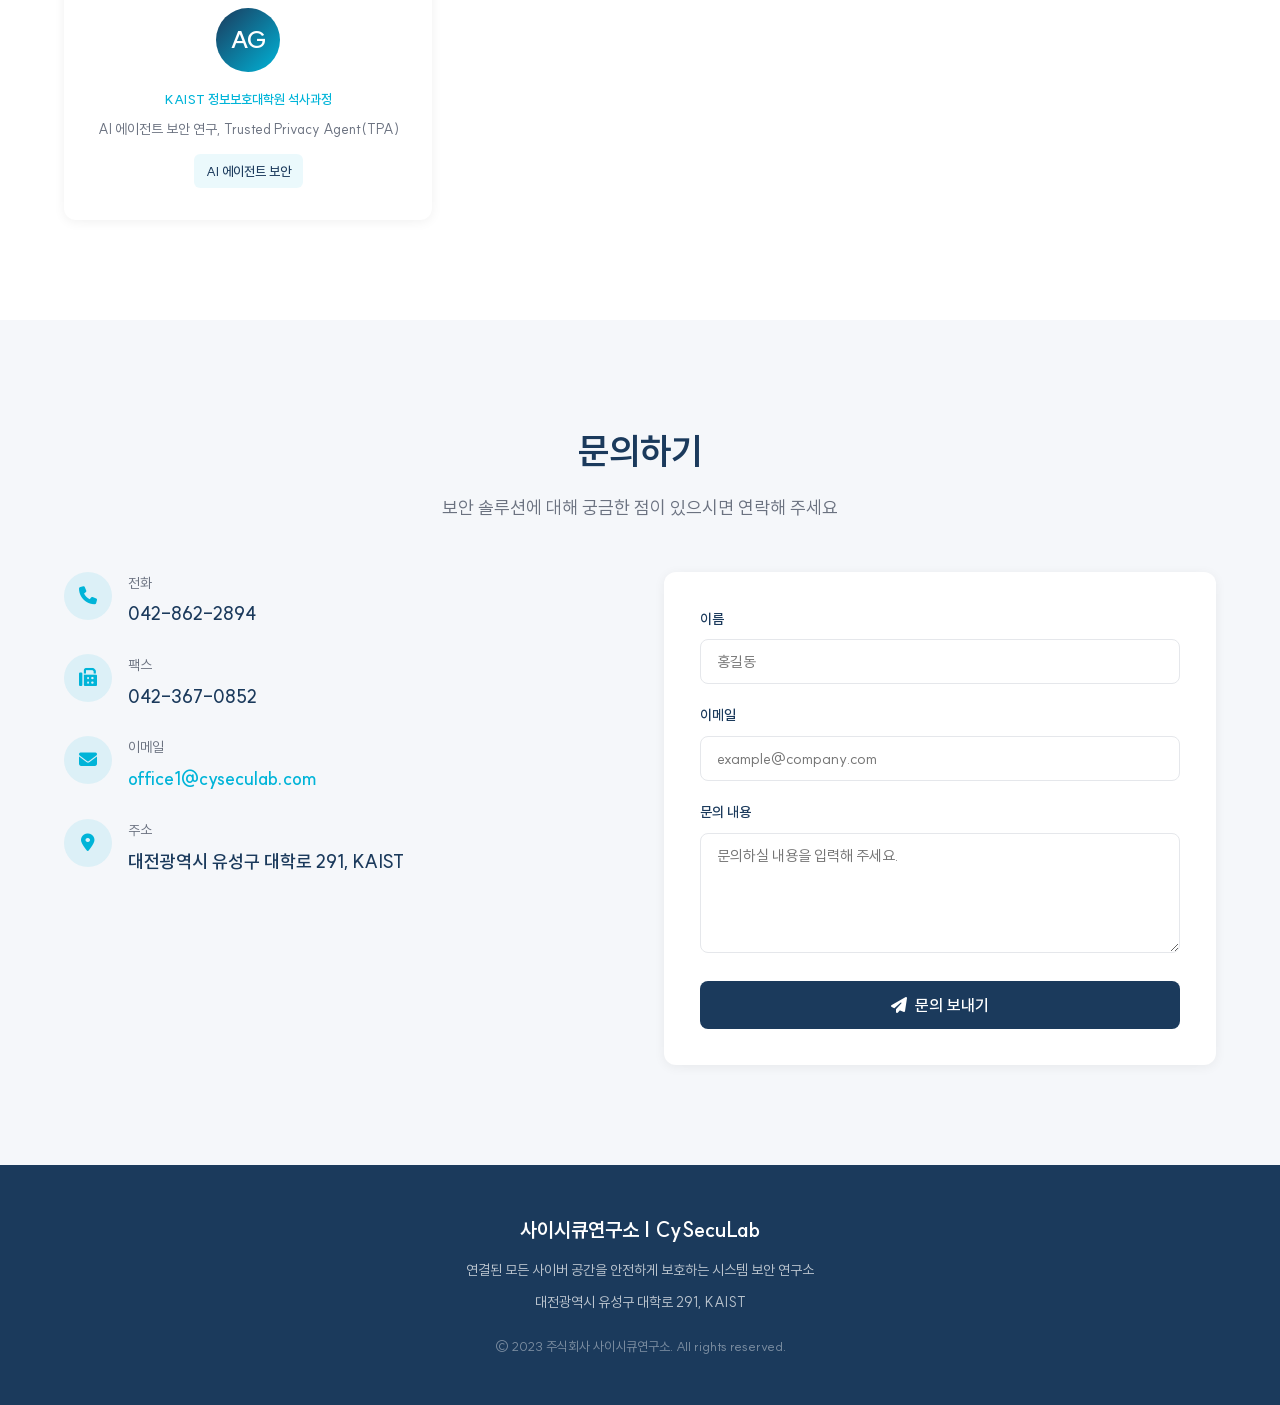
<file: index-clean.html>
<!DOCTYPE html>
<html lang="ko">
<head>
  <meta charset="UTF-8">
  <meta name="viewport" content="width=device-width, initial-scale=1.0">
  <title>사이시큐연구소 | CySecuLab - 연결된 모든 사이버 공간을 안전하게</title>
  <meta name="description" content="KAIST 정보보호대학원 기반 시스템 보안 연구소. Confidential AI, Hardware Security, 네트워크 보안 솔루션을 제공합니다.">
  <link rel="stylesheet" href="https://cdnjs.cloudflare.com/ajax/libs/font-awesome/6.5.1/css/all.min.css">
  <link rel="stylesheet" href="style.css">
  <link rel="icon" type="image/png" href="assets/images/logo.png">
</head>
<body>

  <!-- ===== Navigation ===== -->
  <nav class="nav">
    <div class="nav__inner">
      <a href="#" class="nav__logo">
        <img src="assets/images/logo.png" alt="CySecuLab">
        <span class="nav__logo-text">사이시큐연구소</span>
      </a>
      <ul class="nav__links">
        <li><a href="#about">소개</a></li>
        <li><a href="#capabilities">역량</a></li>
        <li><a href="#solutions">솔루션</a></li>
        <li><a href="#achievements">성과</a></li>
        <li><a href="#team">연구진</a></li>
        <li><a href="#contact">문의</a></li>
      </ul>
      <button class="nav__mobile-toggle" aria-label="메뉴 열기">
        <span></span>
        <span></span>
        <span></span>
      </button>
    </div>
  </nav>

  <!-- ===== Hero ===== -->
  <section class="hero">
    <div class="hero__bg"></div>
    <div class="hero__content">
      <img src="assets/images/logo.png" alt="CySecuLab" class="hero__logo">
      <h1 class="hero__title">연결된 모든 사이버 공간을<br>안전하게 보호하는 시스템 보안 연구소</h1>
      <div class="hero__taglines">
        <p class="hero__tagline">사람과 사람사이,</p>
        <p class="hero__tagline">사람과 에이전트사이,</p>
        <p class="hero__tagline">에이전트와 에이전트 사이</p>
      </div>
      <div class="hero__cta">
        <a href="#solutions" class="btn btn--primary">솔루션 알아보기</a>
        <a href="#contact" class="btn btn--secondary">문의하기</a>
      </div>
    </div>
  </section>

  <!-- ===== Problem ===== -->
  <section class="section section--alt" id="problem">
    <div class="container">
      <div class="section__header fade-up">
        <h2 class="section__title">왜 새로운 보안이 필요한가</h2>
        <p class="section__subtitle">빠르게 진화하는 위협에 대응하는 차세대 보안 기술</p>
      </div>
      <div class="problem-grid fade-up">
        <div class="problem-card">
          <div class="problem-card__icon"><i class="fa-solid fa-shield-halved"></i></div>
          <h3 class="problem-card__title">사이버 공격 & 데이터 유출</h3>
          <ul class="problem-card__list">
            <li>국가 기관 및 기업 대상 대규모 해킹 사고 증가</li>
            <li>개인정보 유출로 인한 사회적 피해 확산</li>
            <li>공급망 및 네트워크 인프라 취약점 악용</li>
          </ul>
        </div>
        <div class="problem-card">
          <div class="problem-card__icon"><i class="fa-solid fa-robot"></i></div>
          <h3 class="problem-card__title">AI 시대의 새로운 위협</h3>
          <ul class="problem-card__list">
            <li>AI 모델 탈취 및 적대적 공격(Adversarial Attack)</li>
            <li>AI 에이전트 간 상호작용에서 발생하는 예측 불가 위험</li>
            <li>AI 서비스를 통한 민감정보 유출 및 프라이버시 침해</li>
          </ul>
        </div>
      </div>
      <p class="problem-transition fade-up">
        <i class="fa-solid fa-arrow-down" style="color: var(--accent); margin-right: 8px;"></i>
        사이시큐연구소가 이 문제를 해결합니다
      </p>
    </div>
  </section>

  <!-- ===== About ===== -->
  <section class="section" id="about">
    <div class="container">
      <div class="section__header fade-up">
        <h2 class="section__title">사이시큐연구소</h2>
        <p class="section__subtitle">CySecuLab</p>
      </div>
      <div class="about__content fade-up">
        <span class="about__label">KAIST 정보보호대학원 사이버시스템 보안 연구실 기반</span>
        <p class="about__text">
          2023년 창업한 사이시큐연구소는 KAIST 정보보호대학원의 보안 연구 역량과 혁신적인 아이디어를 결합해
          미래 정보 보안 기술을 연구·개발합니다. 엔드 디바이스부터 클라우드 환경까지,
          연결된 모든 공간 사이의 안전한 교류와 실행을 보장합니다.
        </p>
        <div class="about__badges">
          <span class="badge">Confidential AI</span>
          <span class="badge">Hardware Security</span>
          <span class="badge">HW/Systems/Networks 보안</span>
          <span class="badge">신뢰 실행 환경(TEE)</span>
          <span class="badge">AI Agent Safety</span>
        </div>
      </div>
    </div>
  </section>

  <!-- ===== Capabilities ===== -->
  <section class="section section--alt" id="capabilities">
    <div class="container">
      <div class="section__header fade-up">
        <h2 class="section__title">핵심 역량</h2>
        <p class="section__subtitle">검증된 연구 역량 기반의 보안 기술력</p>
      </div>
      <div class="cap-grid fade-up">
        <div class="cap-card">
          <div class="cap-card__icon"><i class="fa-solid fa-microchip"></i></div>
          <h3 class="cap-card__title">기술 중심 기업</h3>
          <p class="cap-card__desc">KAIST 연구실의 원천 기술을 기반으로 학계와 업계 양측에서 검증된 혁신 기술을 보유</p>
        </div>
        <div class="cap-card">
          <div class="cap-card__icon"><i class="fa-solid fa-user-graduate"></i></div>
          <h3 class="cap-card__title">최고 수준 연구진</h3>
          <p class="cap-card__desc">UC Berkeley, KAIST 정보보호대학원 출신 박사급 연구진으로 구성된 전문 팀</p>
        </div>
        <div class="cap-card">
          <div class="cap-card__icon"><i class="fa-solid fa-trophy"></i></div>
          <h3 class="cap-card__title">세계적으로 검증된 성과</h3>
          <p class="cap-card__desc">ACM CCS 등 Top-Security Conference 논문 게재 및 국제 해킹대회 수상 실적</p>
        </div>
        <div class="cap-card">
          <div class="cap-card__icon"><i class="fa-solid fa-lock"></i></div>
          <h3 class="cap-card__title">보유 핵심 기술</h3>
          <p class="cap-card__desc">Confidential AI, 하드웨어 보안 모니터, 네트워크 보안, SW 공급망 보안 등 다수 원천 기술 확보</p>
        </div>
      </div>
    </div>
  </section>

  <!-- ===== Solutions ===== -->
  <section class="section" id="solutions">
    <div class="container">
      <div class="section__header fade-up">
        <h2 class="section__title">보안 솔루션</h2>
        <p class="section__subtitle">엔드 디바이스부터 클라우드까지, 모든 계층을 보호합니다</p>
        <p style="font-size:15px;color:var(--accent);font-weight:600;margin-top:12px;">외부 생성형 AI와 연동되는 멀티 에이전트 시스템의 이상행위를 탐지·통제하는 AI 보안 플랫폼</p>
      </div>

      <!-- Desktop Tabs -->
      <div class="solutions__tabs fade-up">
        <button class="solutions__tab active" data-target="sol-tmaf"><span style="background:var(--accent);color:#fff;font-size:11px;padding:2px 8px;border-radius:10px;margin-right:6px;font-weight:700;">대표</span>TMAF</button>
        <button class="solutions__tab" data-target="sol-dpf">DPF</button>
        <button class="solutions__tab" data-target="sol-ccbox">CC-BOX</button>
        <button class="solutions__tab" data-target="sol-ccsbom">CC-SBOM</button>
        <button class="solutions__tab" data-target="sol-outerstellar">Outerstellar</button>
      </div>

      <div class="solutions__panels">
        <!-- TMAF -->
        <div class="solutions__panel active" id="sol-tmaf">
          <div class="solution-detail">
            <div class="solution-detail__info">
              <p class="solution-detail__name">TMAF</p>
              <h3 class="solution-detail__title">Trusted Multi-Agent Framework</h3>
              <p class="solution-detail__desc">외부 생성형 AI와 연동되는 멀티 에이전트 시스템에서 발생하는 기밀정보 유출, 프롬프트 인젝션, 비인가 에이전트 침투, 유해 출력 생성 등 다양한 이상 행위를 탐지하고 통제하는 AI 보안 플랫폼입니다.</p>
              <ul class="solution-detail__features">
                <li><strong>Privacy Guard</strong> — 기밀정보 탐지·치환·가명화·암호화</li>
                <li><strong>Safety & Policy Guard</strong> — Prompt Injection·Jailbreak 탐지·제어, 유해 출력 차단</li>
                <li><strong>Agent Trust Mesh</strong> — 에이전트 인증, 비인가 에이전트 차단, 안전한 통신</li>
                <li><strong>Confidential Runtime</strong> — 민감 에이전트를 TEE 기반 보호 환경에서 실행</li>
              </ul>
              <div class="solution-detail__tags">
                <span class="badge">Anomaly Detection</span>
                <span class="badge">Multi-Agent Security</span>
                <span class="badge">Prompt Injection Defense</span>
                <span class="badge">Confidential AI</span>
              </div>
              <a href="solutions/tmaf.html" class="btn btn--primary" style="margin-top: 20px;">자세히 보기</a>
            </div>
            <div class="solution-detail__image">
              <img src="assets/images/solution-tsa.png" alt="TMAF 아키텍처">
            </div>
          </div>
        </div>

        <!-- DPF -->
        <div class="solutions__panel" id="sol-dpf">
          <div class="solution-detail">
            <div class="solution-detail__info">
              <p class="solution-detail__name">DPF</p>
              <h3 class="solution-detail__title">Dialect Perimeter Filter</h3>
              <p class="solution-detail__desc">고유한 Dialect 기반 통신 체계를 활용하여 네트워크 경계를 보호하는 차세대 보안 시스템입니다.</p>
              <ul class="solution-detail__features">
                <li>Dialect 기반 디바이스 인증 및 제로 트러스트 구현</li>
                <li>Dialect of Things - IoT 환경 네트워크 보안</li>
                <li>운영체제/커널 레벨 네트워킹 보안</li>
                <li>원격 메모리 시스템 보안 연구 기반</li>
              </ul>
              <div class="solution-detail__tags">
                <span class="badge">Network Security</span>
                <span class="badge">Zero Trust</span>
                <span class="badge">IoT Security</span>
              </div>
              <a href="solutions/dpf.html" class="btn btn--primary" style="margin-top: 20px;">자세히 보기</a>
            </div>
            <div class="solution-detail__image">
              <img src="assets/images/solution-dpf.png" alt="DPF 아키텍처">
            </div>
          </div>
        </div>

        <!-- CC-BOX -->
        <div class="solutions__panel" id="sol-ccbox">
          <div class="solution-detail">
            <div class="solution-detail__info">
              <p class="solution-detail__name">CC-BOX</p>
              <h3 class="solution-detail__title">Confidential Computing Platform</h3>
              <p class="solution-detail__desc">데이터 프라이버시 및 보안 규제 준수를 위한 기밀성 보장 보안 플랫폼입니다. 저장 데이터뿐만 아니라 연산 중인 데이터까지 안전하게 보호합니다.</p>
              <ul class="solution-detail__features">
                <li>연산 중 데이터 보호 - 실행 시에도 기밀성 보장</li>
                <li>금융/의료/기업 비밀 데이터의 규제 준수 지원</li>
                <li>지적 재산(IP)을 서비스 플랫폼 제공자로부터 보호</li>
                <li>간편한 적용으로 넓은 시스템 범위 지원</li>
              </ul>
              <div class="solution-detail__tags">
                <span class="badge">Confidential Computing</span>
                <span class="badge">Data Privacy</span>
                <span class="badge">Compliance</span>
              </div>
              <a href="solutions/ccbox.html" class="btn btn--primary" style="margin-top: 20px;">자세히 보기</a>
            </div>
            <div class="solution-detail__image">
              <img src="assets/images/solution-ccbox-1.png" alt="CC-BOX 아키텍처">
            </div>
          </div>
        </div>

        <!-- CC-SBOM -->
        <div class="solutions__panel" id="sol-ccsbom">
          <div class="solution-detail">
            <div class="solution-detail__info">
              <p class="solution-detail__name">CC-SBOM</p>
              <h3 class="solution-detail__title">Confidential Computing SBOM</h3>
              <p class="solution-detail__desc">CC-BOX 안전 실행 환경과 연계하여 소프트웨어 구성 명세서(SBOM) 생성을 지원하는 보안 솔루션입니다.</p>
              <ul class="solution-detail__features">
                <li>사용자 기밀정보(소스코드 등) 유출 방지</li>
                <li>실시간 취약점 관리 서비스 제공</li>
                <li>클라우드 및 서버 소유자로부터 소프트웨어 자산과 IP 보호</li>
                <li>의료, 금융, OEM, 산업 제어 시스템 등 규제 분야에 특화</li>
              </ul>
              <div class="solution-detail__tags">
                <span class="badge">SBOM</span>
                <span class="badge">Supply Chain Security</span>
                <span class="badge">Vulnerability Management</span>
              </div>
              <a href="solutions/ccsbom.html" class="btn btn--primary" style="margin-top: 20px;">자세히 보기</a>
            </div>
            <div class="solution-detail__image">
              <img src="assets/images/solution-ccsbom.png" alt="CC-SBOM 아키텍처">
            </div>
          </div>
        </div>

        <!-- Outerstellar -->
        <div class="solutions__panel" id="sol-outerstellar">
          <div class="solution-detail">
            <div class="solution-detail__info">
              <p class="solution-detail__name">Outerstellar</p>
              <h3 class="solution-detail__title">Hardware-based Instruction-flow Safety Monitor</h3>
              <p class="solution-detail__desc">하드웨어 기반으로 시스템의 명령어 흐름을 모니터링하여 무결성을 보장하는 보안 솔루션입니다. ACM CCS에 게재된 Interstellar 연구를 기반으로 합니다.</p>
              <ul class="solution-detail__features">
                <li>하드웨어 수준의 명령어 흐름 모니터링</li>
                <li>OS 커널 무결성 실시간 검증</li>
                <li>소프트웨어 조작이 불가능한 하드웨어 기반 보안</li>
                <li>Top-Security Conference(ACM CCS) 검증 기술</li>
              </ul>
              <div class="solution-detail__tags">
                <span class="badge">Hardware Security</span>
                <span class="badge">Integrity Monitor</span>
              </div>
              <a href="solutions/outerstellar.html" class="btn btn--primary" style="margin-top: 20px;">자세히 보기</a>
            </div>
            <div class="solution-detail__image">
              <div style="display:flex;flex-direction:column;align-items:center;gap:12px;padding:24px 16px;">
                <div style="background:linear-gradient(135deg,var(--primary),var(--accent));color:#fff;border-radius:var(--radius);padding:18px 24px;text-align:center;width:100%;max-width:240px;font-weight:700;font-size:15px;">
                  <i class="fa-solid fa-microchip" style="font-size:22px;margin-bottom:8px;display:block;"></i>
                  HW Monitor
                </div>
                <i class="fa-solid fa-arrow-down" style="color:var(--accent);font-size:18px;"></i>
                <div style="background:var(--bg-alt);border:2px solid var(--accent);border-radius:var(--radius);padding:18px 24px;text-align:center;width:100%;max-width:240px;font-weight:700;font-size:15px;color:var(--primary);">
                  <i class="fa-solid fa-code-branch" style="font-size:22px;margin-bottom:8px;display:block;color:var(--accent);"></i>
                  Instruction Flow
                </div>
                <i class="fa-solid fa-arrow-down" style="color:var(--accent);font-size:18px;"></i>
                <div style="background:var(--bg-alt);border:2px solid var(--accent);border-radius:var(--radius);padding:18px 24px;text-align:center;width:100%;max-width:240px;font-weight:700;font-size:15px;color:var(--primary);">
                  <i class="fa-solid fa-shield-halved" style="font-size:22px;margin-bottom:8px;display:block;color:var(--accent);"></i>
                  OS Kernel Integrity
                </div>
                <i class="fa-solid fa-arrow-down" style="color:var(--accent);font-size:18px;"></i>
                <div style="background:linear-gradient(135deg,var(--accent),#7B90F9);color:#fff;border-radius:var(--radius);padding:18px 24px;text-align:center;width:100%;max-width:240px;font-weight:700;font-size:15px;">
                  <i class="fa-solid fa-check-double" style="font-size:22px;margin-bottom:8px;display:block;"></i>
                  Verified Safe
                </div>
              </div>
            </div>
          </div>
        </div>
      </div>

      <!-- Mobile Accordion -->
      <div class="solutions__accordion">
        <div class="accordion-item">
          <button class="accordion-trigger"><span><span style="background:var(--accent);color:#fff;font-size:11px;padding:2px 8px;border-radius:10px;margin-right:6px;font-weight:700;">대표</span>TMAF</span><i class="fa-solid fa-chevron-down accordion-trigger__icon"></i></button>
          <div class="accordion-content">
            <div class="accordion-content__inner">
              <p class="solution-detail__desc">멀티 에이전트 AI 시스템의 데이터·행위·통신·실행환경 이상을 탐지하고 통제하는 통합 보안 플랫폼입니다.</p>
              <ul class="solution-detail__features">
                <li>Privacy Guard — 기밀정보 탐지·치환·가명화</li>
                <li>Safety & Policy Guard — Prompt Injection·Jailbreak 탐지·제어</li>
                <li>Agent Trust Mesh — 에이전트 인증, 비인가 차단</li>
                <li>Confidential Runtime — TEE 기반 보호 실행</li>
              </ul>
              <a href="solutions/tmaf.html" class="btn btn--primary" style="margin-top: 12px; font-size: 14px; padding: 10px 20px;">자세히 보기</a>
            </div>
          </div>
        </div>
        <div class="accordion-item">
          <button class="accordion-trigger">
            <span>DPF</span>
            <i class="fa-solid fa-chevron-down accordion-trigger__icon"></i>
          </button>
          <div class="accordion-content">
            <div class="accordion-content__inner">
              <p class="solution-detail__desc">Dialect 기반 통신 체계를 활용한 차세대 네트워크 보안 시스템입니다.</p>
              <ul class="solution-detail__features">
                <li>Dialect 기반 제로 트러스트 구현</li>
                <li>IoT 환경 네트워크 보안</li>
                <li>커널 레벨 네트워킹 보안</li>
              </ul>
            </div>
          </div>
        </div>
        <div class="accordion-item">
          <button class="accordion-trigger">
            <span>CC-BOX</span>
            <i class="fa-solid fa-chevron-down accordion-trigger__icon"></i>
          </button>
          <div class="accordion-content">
            <div class="accordion-content__inner">
              <p class="solution-detail__desc">연산 중인 데이터까지 안전하게 보호하는 기밀성 보장 보안 플랫폼입니다.</p>
              <ul class="solution-detail__features">
                <li>연산 중 데이터 보호</li>
                <li>금융/의료 규제 준수</li>
                <li>지적 재산(IP) 보호</li>
              </ul>
            </div>
          </div>
        </div>
        <div class="accordion-item">
          <button class="accordion-trigger">
            <span>CC-SBOM</span>
            <i class="fa-solid fa-chevron-down accordion-trigger__icon"></i>
          </button>
          <div class="accordion-content">
            <div class="accordion-content__inner">
              <p class="solution-detail__desc">CC-BOX와 연계하여 SBOM 생성을 지원하는 보안 솔루션입니다.</p>
              <ul class="solution-detail__features">
                <li>기밀정보 유출 방지</li>
                <li>실시간 취약점 관리</li>
                <li>규제 분야 특화</li>
              </ul>
            </div>
          </div>
        </div>
        <div class="accordion-item">
          <button class="accordion-trigger">
            <span>Outerstellar</span>
            <i class="fa-solid fa-chevron-down accordion-trigger__icon"></i>
          </button>
          <div class="accordion-content">
            <div class="accordion-content__inner">
              <p class="solution-detail__desc">하드웨어 기반 명령어 흐름 모니터링으로 시스템 무결성을 보장합니다.</p>
              <ul class="solution-detail__features">
                <li>하드웨어 수준 명령어 흐름 모니터링</li>
                <li>OS 커널 무결성 검증</li>
                <li>ACM CCS 검증 기술 기반</li>
              </ul>
            </div>
          </div>
        </div>
      </div>

    </div>
  </section>

  <!-- ===== Achievements ===== -->
  <section class="section section--alt" id="achievements">
    <div class="container">
      <div class="section__header fade-up">
        <h2 class="section__title">성과 및 검증</h2>
        <p class="section__subtitle">기술력으로 증명하는 신뢰</p>
      </div>
      <div class="achievements__stats fade-up">
        <div class="stat-card">
          <div class="stat-card__number">5+</div>
          <div class="stat-card__label">특허 및 지식재산권</div>
          <p class="stat-card__detail">DPF 관련 국내특허 등<br>다수 핵심 기술 특허 보유</p>
        </div>
        <div class="stat-card">
          <div class="stat-card__number">10+</div>
          <div class="stat-card__label">주요 연구/사업 프로젝트</div>
          <p class="stat-card__detail">국가 과제 및<br>산학 협력 프로젝트 수행</p>
        </div>
        <div class="stat-card">
          <div class="stat-card__number">15+</div>
          <div class="stat-card__label">논문 및 학회 실적</div>
          <p class="stat-card__detail">ACM CCS, Elsevier 등<br>탑티어 학술 성과</p>
        </div>
      </div>
      <div style="text-align: center;" class="fade-up">
        <div class="about__badges">
          <span class="badge">ACM CCS 논문 게재</span>
          <span class="badge">Elsevier Knowledge-based Systems 게재</span>
          <span class="badge">Whitehat 해킹대회 우승</span>
          <span class="badge">SECCON 국제 해킹대회 준우승</span>
          <span class="badge">BoB Top10 다수 배출</span>
        </div>
      </div>
    </div>
  </section>

  <!-- ===== Team ===== -->
  <section class="section" id="team">
    <div class="container">
      <div class="section__header fade-up">
        <h2 class="section__title">연구진</h2>
        <p class="section__subtitle">KAIST 정보보호대학원 출신 보안 전문 연구진</p>
      </div>

      <!-- CEO -->
      <div class="team__ceo fade-up">
        <img src="assets/images/ceo-photo.png" alt="강병훈 교수" class="team__ceo-photo">
        <div>
          <p class="team__ceo-label">대표 / CEO</p>
          <h3 class="team__ceo-name">강병훈 Ph.D</h3>
          <ul class="team__ceo-credentials">
            <li>사이시큐연구소 대표</li>
            <li>KAIST 전산학부 정교수</li>
            <li>정보보호대학원 책임교수 역임</li>
            <li>금융감독자문위원회 디지털 IT분과 위원장</li>
            <li>CSRC 상임고문</li>
            <li>UC Berkeley CS Ph.D.</li>
          </ul>
          <div class="team__ceo-fields">
            <span class="badge">시스템 보안</span>
            <span class="badge">신뢰 실행 환경</span>
            <span class="badge">AI 플랫폼 방어</span>
            <span class="badge">하드웨어 기반 보안</span>
          </div>
        </div>
      </div>

      <!-- Researchers -->
      <div class="team__grid fade-up">
        <div class="team-card">
          <div class="team-card__avatar">HW</div>
          <p class="team-card__degree">KAIST 정보보호대학원 박사</p>
          <p class="team-card__field">하드웨어 기반 보안 모니터, AI 입력 난독화, GPU 메모리 보안</p>
          <span class="team-card__highlight">ACM CCS "Interstellar" 게재</span>
        </div>
        <div class="team-card">
          <div class="team-card__avatar">AI</div>
          <p class="team-card__degree">KAIST 정보보호대학원 박사과정</p>
          <p class="team-card__field">Confidential AI 시스템, AI 적대적 공격 및 방어, 프라이버시 보안</p>
          <span class="team-card__highlight">Elsevier AI 저널 논문 게재</span>
        </div>
        <div class="team-card">
          <div class="team-card__avatar">FV</div>
          <p class="team-card__degree">KAIST 정보보호대학원 박사과정</p>
          <p class="team-card__field">SW 기반 attestation, 정형 검증, SBOM 연구</p>
          <span class="team-card__highlight">Whitehat 우승 / SECCON 준우승</span>
        </div>
        <div class="team-card">
          <div class="team-card__avatar">NW</div>
          <p class="team-card__degree">KAIST 정보보호대학원 박사과정</p>
          <p class="team-card__field">Dialect Perimeter Filter(DPF), 원격 메모리 시스템 보안</p>
          <span class="team-card__highlight">DPF 국내특허 보유</span>
        </div>
        <div class="team-card">
          <div class="team-card__avatar">AS</div>
          <p class="team-card__degree">KAIST 정보보호대학원 박사과정</p>
          <p class="team-card__field">AI Agent Safety, Adversarial Attack, Trusted Privacy Filter</p>
          <span class="team-card__highlight">AI 에이전트 보안 연구</span>
        </div>
        <div class="team-card">
          <div class="team-card__avatar">SP</div>
          <p class="team-card__degree">KAIST 정보보호대학원 석사</p>
          <p class="team-card__field">AI 시스템 프라이버시, 시스템 API 보안, SBOM 설계</p>
          <span class="team-card__highlight">SBOM 보안 연구</span>
        </div>
        <div class="team-card">
          <div class="team-card__avatar">AT</div>
          <p class="team-card__degree">KAIST 정보보호대학원 박사과정</p>
          <p class="team-card__field">AI Agent Safety & Trustness, AI Environmental Privacy Protection, TPA</p>
          <span class="team-card__highlight">AI 에이전트 환경 프라이버시 연구</span>
        </div>
        <div class="team-card">
          <div class="team-card__avatar">GP</div>
          <p class="team-card__degree">KAIST 정보보호대학원 석사과정</p>
          <p class="team-card__field">GPU 메모리 보안, 시스템 보안, SBOM 기술 연구</p>
          <span class="team-card__highlight">GPU 보안 연구</span>
        </div>
        <div class="team-card">
          <div class="team-card__avatar">DF</div>
          <p class="team-card__degree">KAIST 정보보호대학원 석사과정</p>
          <p class="team-card__field">Dialect Perimeter Filter(DPF), AI 기반 소프트웨어 취약점 분석</p>
          <span class="team-card__highlight">DPF / AI 취약점 분석</span>
        </div>
        <div class="team-card">
          <div class="team-card__avatar">AG</div>
          <p class="team-card__degree">KAIST 정보보호대학원 석사과정</p>
          <p class="team-card__field">AI 에이전트 보안 연구, Trusted Privacy Agent(TPA)</p>
          <span class="team-card__highlight">AI 에이전트 보안</span>
        </div>
      </div>
    </div>
  </section>

  <!-- ===== Contact ===== -->
  <section class="section section--alt" id="contact">
    <div class="container">
      <div class="section__header fade-up">
        <h2 class="section__title">문의하기</h2>
        <p class="section__subtitle">보안 솔루션에 대해 궁금한 점이 있으시면 연락해 주세요</p>
      </div>
      <div class="contact-grid fade-up">
        <div class="contact-info">
          <div class="contact-info__item">
            <div class="contact-info__icon"><i class="fa-solid fa-phone"></i></div>
            <div>
              <p class="contact-info__label">전화</p>
              <p class="contact-info__value">042-862-2894</p>
            </div>
          </div>
          <div class="contact-info__item">
            <div class="contact-info__icon"><i class="fa-solid fa-fax"></i></div>
            <div>
              <p class="contact-info__label">팩스</p>
              <p class="contact-info__value">042-367-0852</p>
            </div>
          </div>
          <div class="contact-info__item">
            <div class="contact-info__icon"><i class="fa-solid fa-envelope"></i></div>
            <div>
              <p class="contact-info__label">이메일</p>
              <p class="contact-info__value"><a href="mailto:office1@cyseculab.com">office1@cyseculab.com</a></p>
            </div>
          </div>
          <div class="contact-info__item">
            <div class="contact-info__icon"><i class="fa-solid fa-location-dot"></i></div>
            <div>
              <p class="contact-info__label">주소</p>
              <p class="contact-info__value">대전광역시 유성구 대학로 291, KAIST</p>
            </div>
          </div>
        </div>
        <form class="contact-form" id="contactForm">
          <div class="form-group">
            <label for="name">이름</label>
            <input type="text" id="name" name="name" placeholder="홍길동" required>
          </div>
          <div class="form-group">
            <label for="email">이메일</label>
            <input type="email" id="email" name="email" placeholder="example@company.com" required>
          </div>
          <div class="form-group">
            <label for="message">문의 내용</label>
            <textarea id="message" name="message" placeholder="문의하실 내용을 입력해 주세요." required></textarea>
          </div>
          <button type="submit" class="btn btn--dark" style="width: 100%;">
            <i class="fa-solid fa-paper-plane" style="margin-right: 8px;"></i>문의 보내기
          </button>
        </form>
      </div>
    </div>
  </section>

  <!-- ===== Footer ===== -->
  <footer class="footer">
    <div class="container">
      <p class="footer__logo">사이시큐연구소 | CySecuLab</p>
      <p class="footer__text">연결된 모든 사이버 공간을 안전하게 보호하는 시스템 보안 연구소</p>
      <p class="footer__text">대전광역시 유성구 대학로 291, KAIST</p>
      <p class="footer__copyright">&copy; 2023 주식회사 사이시큐연구소. All rights reserved.</p>
    </div>
  </footer>

  <script src="script.js"></script>
</body>
</html>
</file>
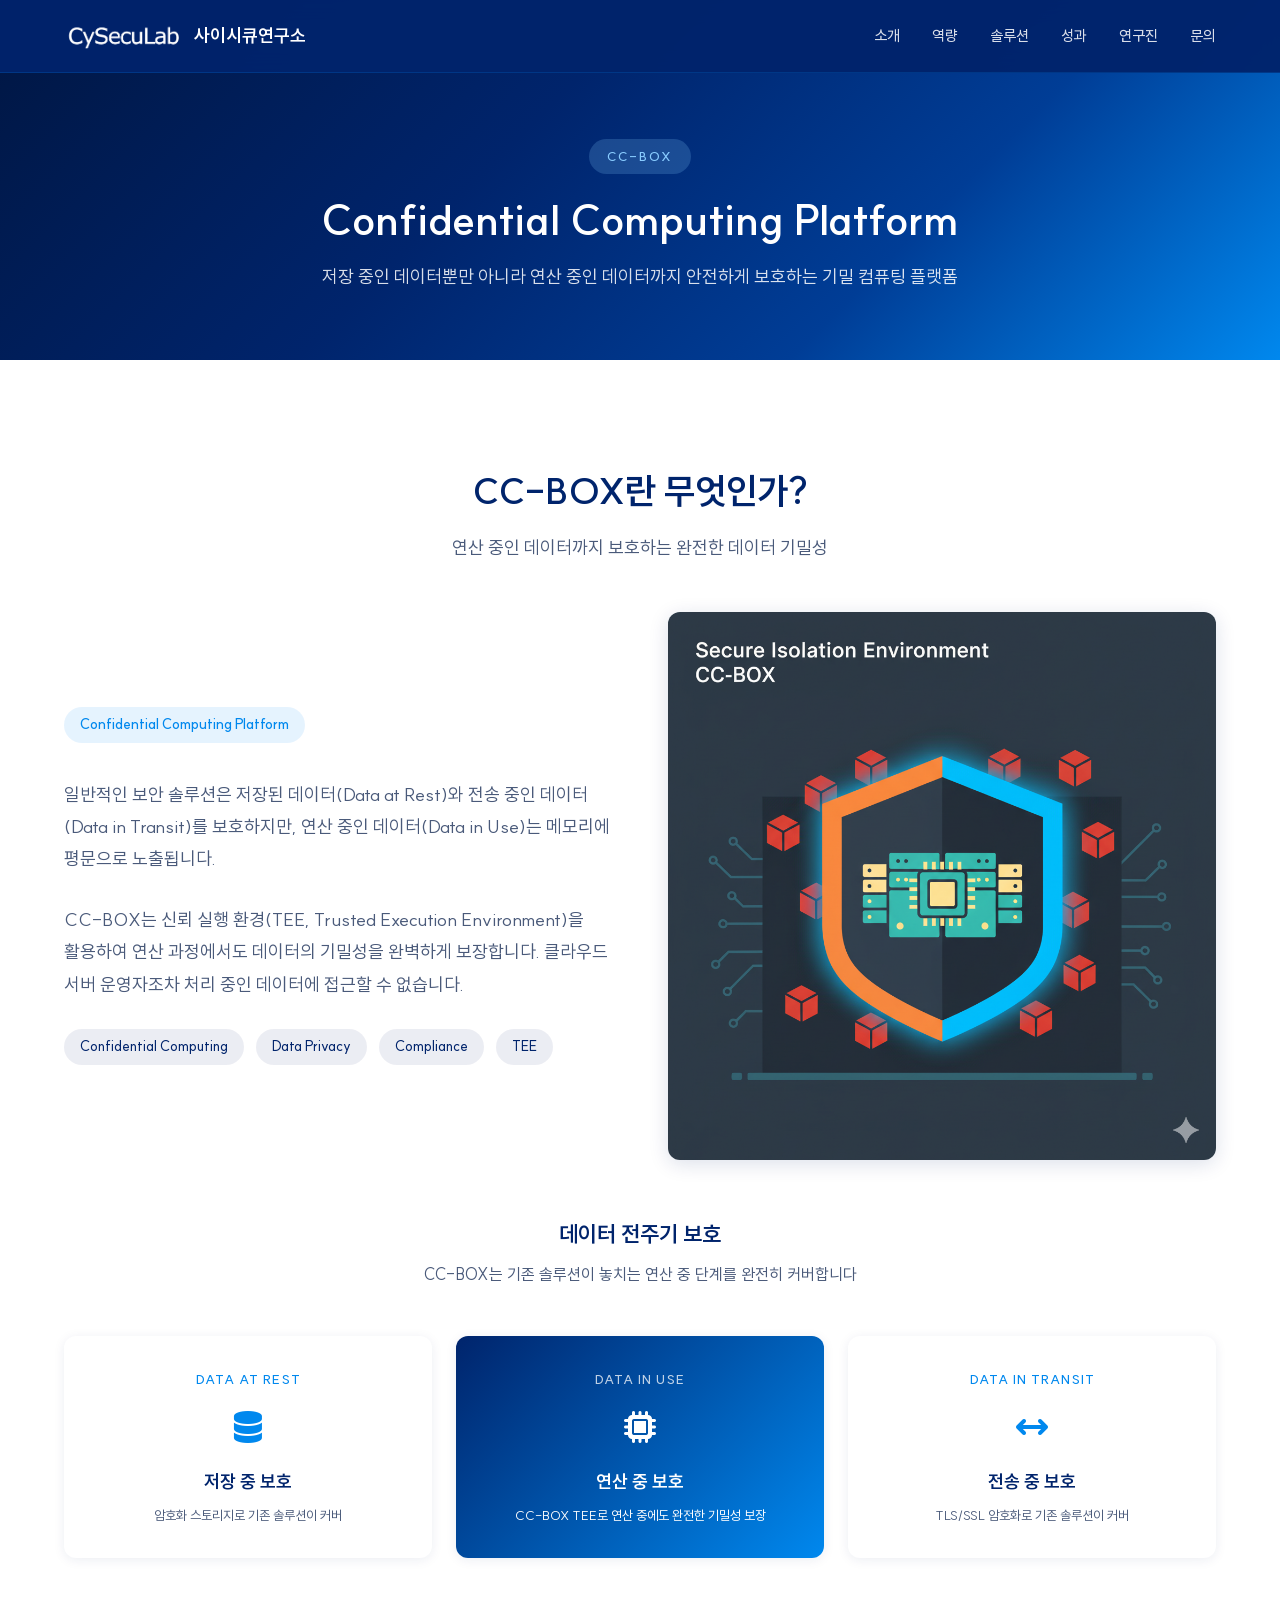
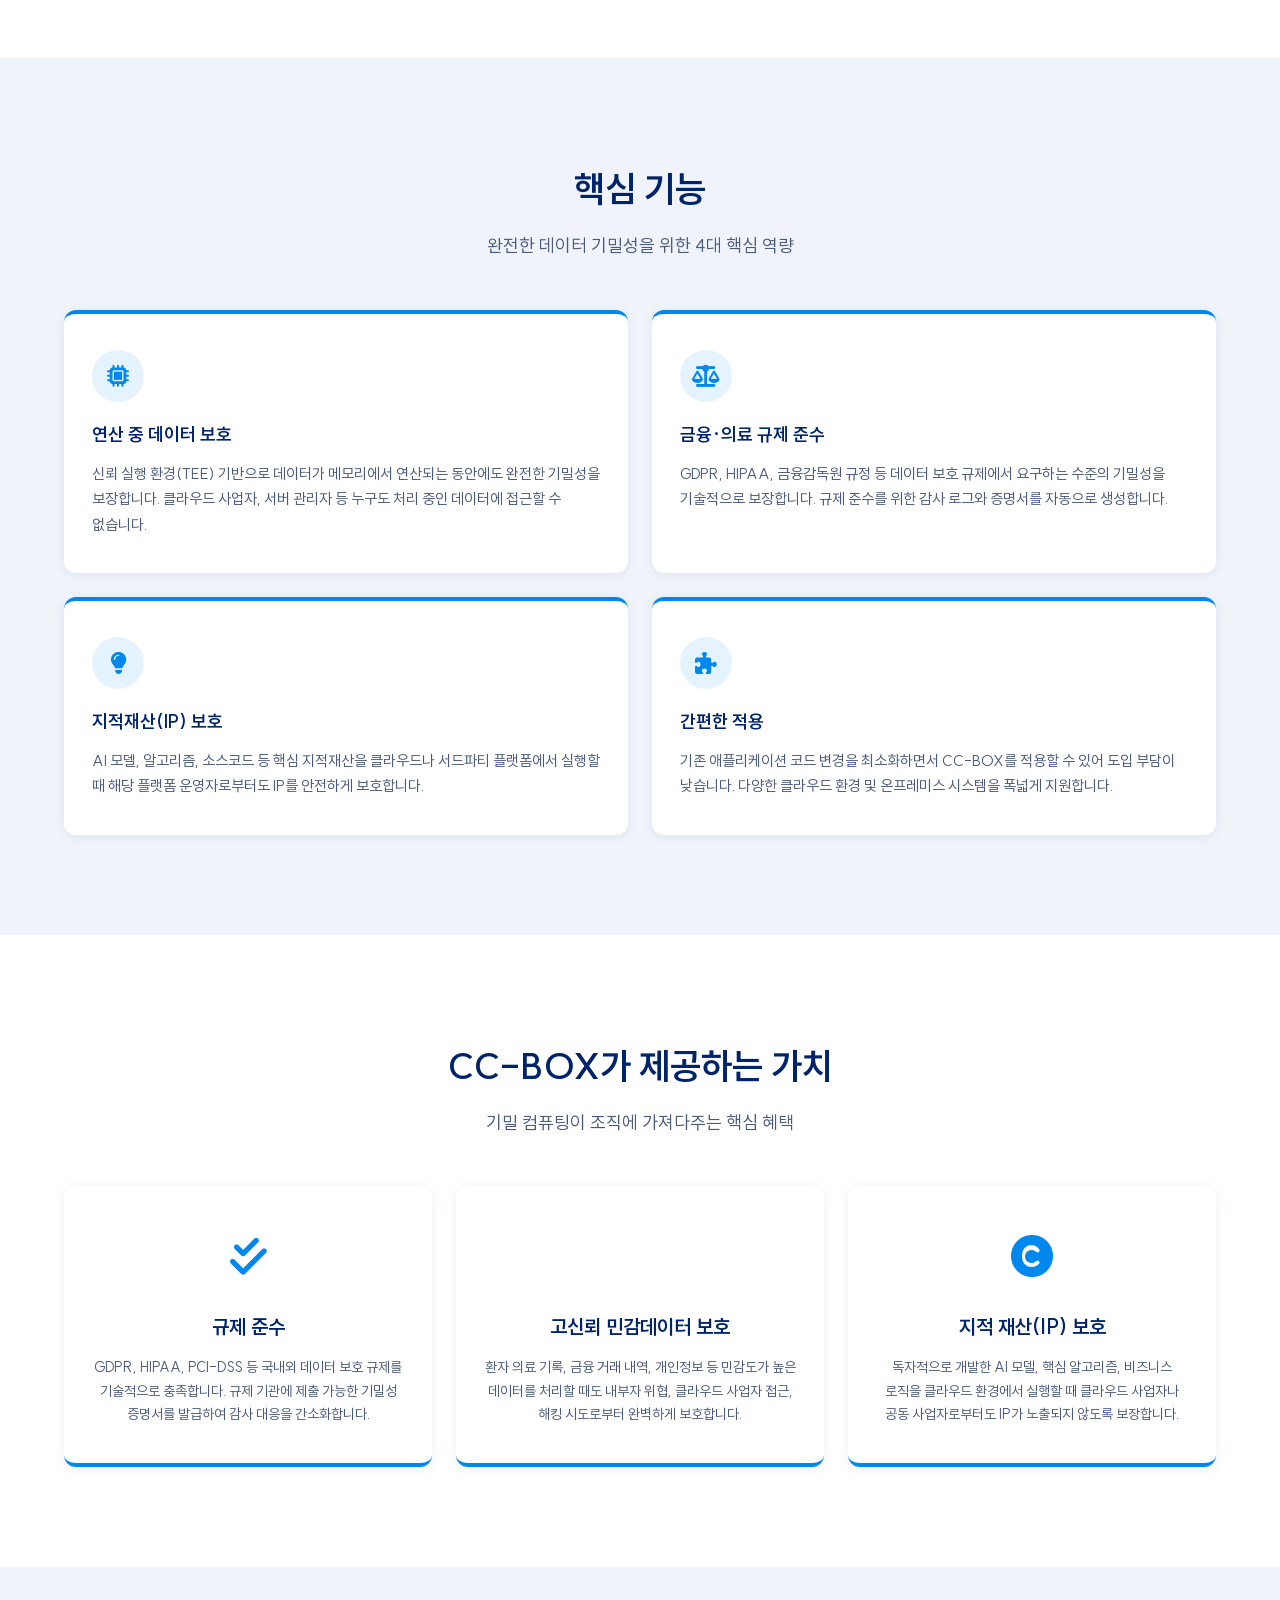
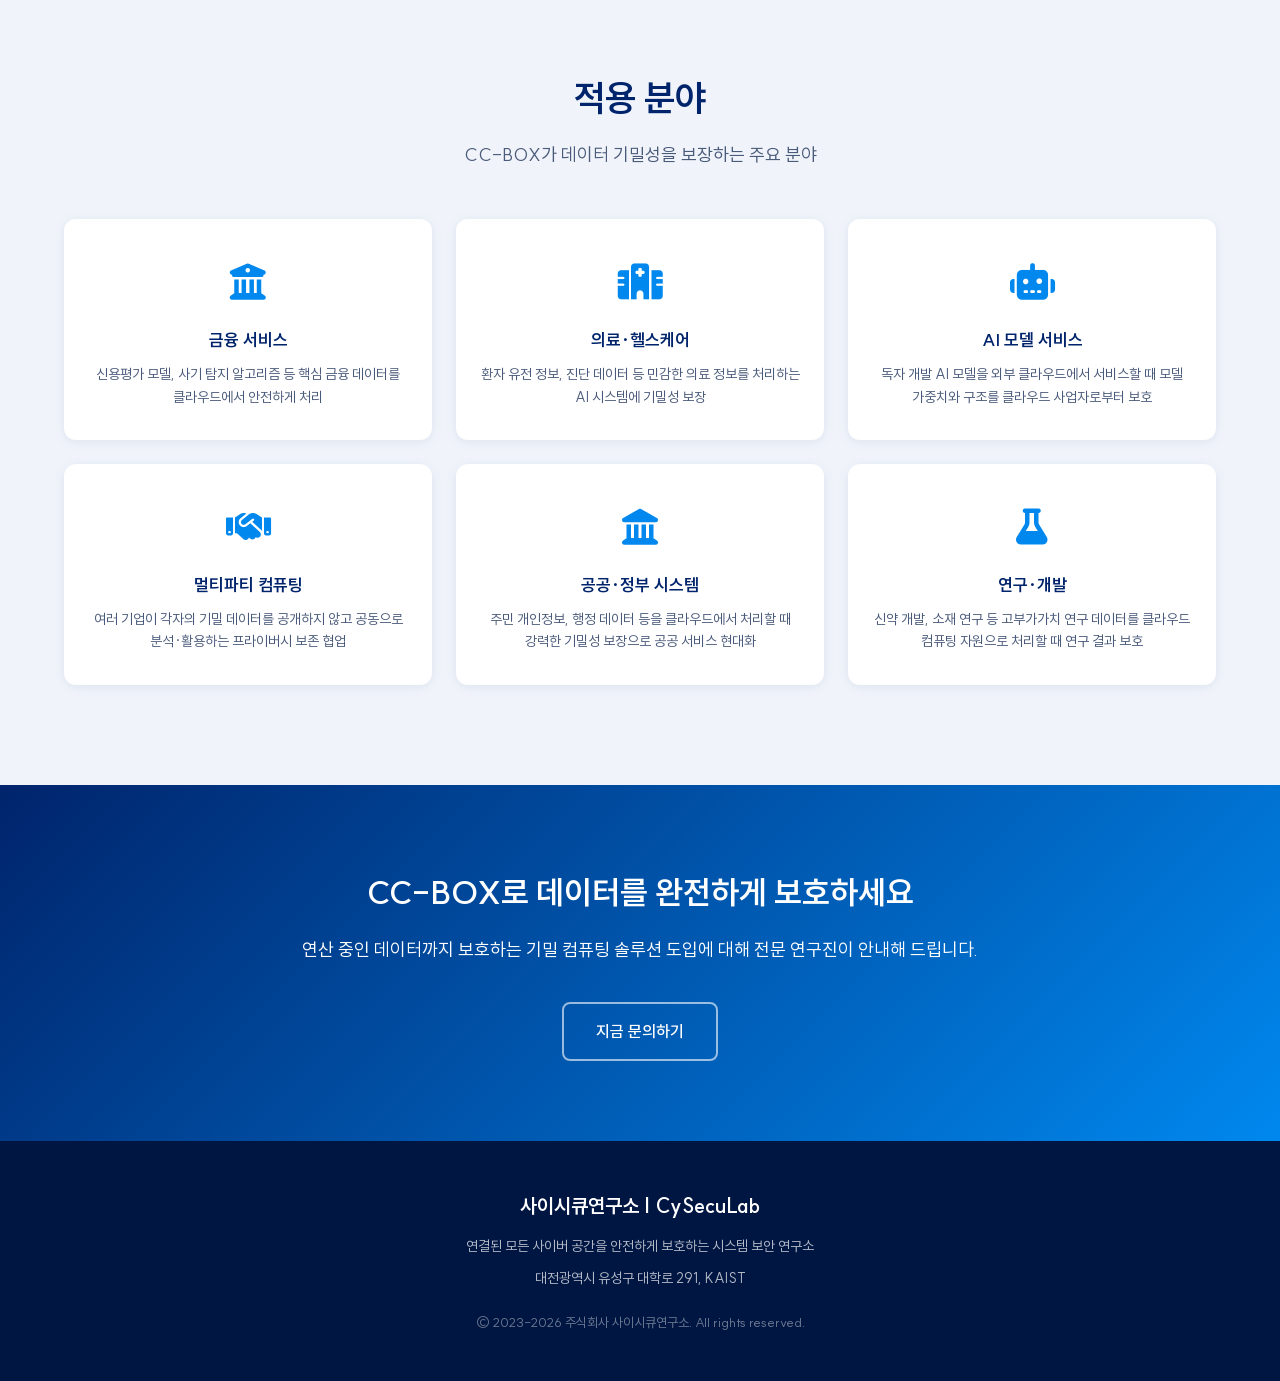
<file: solutions/ccbox.html>
<!DOCTYPE html>
<html lang="ko">
<head>
  <meta charset="UTF-8">
  <meta name="viewport" content="width=device-width, initial-scale=1.0">
  <title>CC-BOX - Confidential Computing Platform | 사이시큐연구소</title>
  <meta name="description" content="저장 중인 데이터뿐 아니라 연산 중인 데이터까지 보호하는 기밀 컴퓨팅 플랫폼 CC-BOX">
  <link rel="stylesheet" href="https://cdnjs.cloudflare.com/ajax/libs/font-awesome/6.5.1/css/all.min.css">
  <link rel="stylesheet" href="../style.css">
  <link rel="icon" type="image/png" href="../assets/images/logo.png">
  <link rel="stylesheet" href="../ppt-style.css">
  <style>
    .sol-hero {
      position: relative;
      min-height: 40vh;
      display: flex;
      align-items: center;
      justify-content: center;
      text-align: center;
      background: linear-gradient(135deg, #001642 0%, #00246C 40%, #003D96 70%, #0088EE 100%);
      color: #fff;
      padding-top: 72px;
    }
    .sol-hero__content {
      position: relative;
      z-index: 1;
      padding: 60px 24px;
    }
    .sol-hero__label {
      display: inline-block;
      background: rgba(137,204,255,0.2);
      color: #89CCFF;
      font-size: 13px;
      font-weight: 600;
      padding: 6px 18px;
      border-radius: 20px;
      letter-spacing: 2px;
      text-transform: uppercase;
      margin-bottom: 20px;
    }
    .sol-hero__title {
      font-size: 42px;
      font-weight: 700;
      line-height: 1.25;
      margin-bottom: 16px;
    }
    .sol-hero__subtitle {
      font-size: 18px;
      opacity: 0.85;
      max-width: 640px;
      margin: 0 auto;
    }
    .feature-grid {
      display: grid;
      grid-template-columns: repeat(2, 1fr);
      gap: var(--card-gap);
    }
    .feature-card {
      background: var(--bg);
      border-radius: var(--radius);
      padding: 36px 28px;
      box-shadow: var(--shadow);
      border-top: 4px solid var(--accent);
      transition: transform var(--transition), box-shadow var(--transition);
    }
    .feature-card:hover {
      transform: translateY(-4px);
      box-shadow: var(--shadow-hover);
    }
    .feature-card__icon {
      width: 52px;
      height: 52px;
      border-radius: 50%;
      background: rgba(0,136,238,0.1);
      display: flex;
      align-items: center;
      justify-content: center;
      font-size: 22px;
      color: var(--accent);
      margin-bottom: 18px;
    }
    .feature-card__title {
      font-size: 18px;
      font-weight: 700;
      color: var(--primary);
      margin-bottom: 10px;
    }
    .feature-card__desc {
      font-size: 15px;
      color: var(--text-secondary);
      line-height: 1.7;
    }
    .usecase-list {
      display: grid;
      grid-template-columns: repeat(3, 1fr);
      gap: var(--card-gap);
    }
    .usecase-item {
      background: var(--bg);
      border-radius: var(--radius);
      padding: 32px 24px;
      box-shadow: var(--shadow);
      text-align: center;
    }
    .usecase-item__icon {
      font-size: 36px;
      color: var(--accent);
      margin-bottom: 14px;
    }
    .usecase-item__title {
      font-size: 17px;
      font-weight: 700;
      color: var(--primary);
      margin-bottom: 8px;
    }
    .usecase-item__desc {
      font-size: 14px;
      color: var(--text-secondary);
      line-height: 1.6;
    }
    .sol-cta {
      background: linear-gradient(135deg, #00246C, #0088EE);
      color: #fff;
      text-align: center;
      padding: 80px 24px;
    }
    .sol-cta__title {
      font-size: 32px;
      font-weight: 700;
      margin-bottom: 16px;
    }
    .sol-cta__desc {
      font-size: 18px;
      opacity: 0.85;
      margin-bottom: 36px;
    }
    .solution-image-wrap {
      border-radius: var(--radius);
      overflow: hidden;
      box-shadow: var(--shadow-hover);
      background: var(--bg-alt);
      display: flex;
      align-items: center;
      justify-content: center;
      min-height: 280px;
    }
    .solution-image-wrap img {
      width: 100%;
      height: auto;
      display: block;
    }
    .benefit-grid {
      display: grid;
      grid-template-columns: repeat(3, 1fr);
      gap: var(--card-gap);
      margin-top: 48px;
    }
    .benefit-card {
      background: var(--bg);
      border-radius: var(--radius);
      padding: 36px 28px;
      box-shadow: var(--shadow);
      text-align: center;
      border-bottom: 4px solid var(--accent);
    }
    .benefit-card__icon {
      font-size: 42px;
      color: var(--accent);
      margin-bottom: 16px;
    }
    .benefit-card__title {
      font-size: 20px;
      font-weight: 700;
      color: var(--primary);
      margin-bottom: 12px;
    }
    .benefit-card__desc {
      font-size: 14px;
      color: var(--text-secondary);
      line-height: 1.7;
    }
    .data-lifecycle {
      display: flex;
      gap: var(--card-gap);
      margin-top: 48px;
      flex-wrap: wrap;
    }
    .lifecycle-item {
      flex: 1;
      min-width: 200px;
      background: var(--bg);
      border-radius: var(--radius);
      padding: 32px 24px;
      box-shadow: var(--shadow);
      text-align: center;
    }
    .lifecycle-item--active {
      background: linear-gradient(135deg, #00246C, #0088EE);
      color: #fff;
    }
    .lifecycle-item--active .lifecycle-item__title,
    .lifecycle-item--active .lifecycle-item__desc {
      color: #fff;
    }
    .lifecycle-item__state {
      font-size: 13px;
      font-weight: 600;
      color: var(--accent);
      text-transform: uppercase;
      letter-spacing: 1px;
      margin-bottom: 10px;
    }
    .lifecycle-item--active .lifecycle-item__state {
      color: rgba(255,255,255,0.75);
    }
    .lifecycle-item__icon {
      font-size: 32px;
      color: var(--accent);
      margin-bottom: 12px;
    }
    .lifecycle-item--active .lifecycle-item__icon {
      color: #fff;
    }
    .lifecycle-item__title {
      font-size: 18px;
      font-weight: 700;
      color: var(--primary);
      margin-bottom: 8px;
    }
    .lifecycle-item__desc {
      font-size: 13px;
      color: var(--text-secondary);
      line-height: 1.6;
    }
    @media (max-width: 768px) {
      .sol-hero__title { font-size: 28px; }
      .feature-grid { grid-template-columns: 1fr; }
      .usecase-list { grid-template-columns: 1fr; }
      .benefit-grid { grid-template-columns: 1fr; }
      .overview-grid { grid-template-columns: 1fr !important; }
    }
  </style>
</head>
<body>

  <!-- Navigation -->
  <nav class="nav">
    <div class="nav__inner">
      <a href="../index.html" class="nav__logo">
        <img src="../assets/images/logo-white.png" alt="CySecuLab">
        <span class="nav__logo-text">사이시큐연구소</span>
      </a>
      <ul class="nav__links">
        <li><a href="../index.html#about">소개</a></li>
        <li><a href="../index.html#capabilities">역량</a></li>
        <li><a href="../index.html#solutions">솔루션</a></li>
        <li><a href="../index.html#achievements">성과</a></li>
        <li><a href="../index.html#team">연구진</a></li>
        <li><a href="../index.html#contact">문의</a></li>
      </ul>
      <button class="nav__mobile-toggle" aria-label="메뉴 열기">
        <span></span><span></span><span></span>
      </button>
    </div>
  </nav>

  <!-- Hero -->
  <section class="sol-hero">
    <div class="sol-hero__content">
      <div class="sol-hero__label">CC-BOX</div>
      <h1 class="sol-hero__title">Confidential Computing Platform</h1>
      <p class="sol-hero__subtitle">저장 중인 데이터뿐만 아니라 연산 중인 데이터까지 안전하게 보호하는 기밀 컴퓨팅 플랫폼</p>
    </div>
  </section>

  <!-- Overview -->
  <section class="section">
    <div class="container">
      <div class="section__header fade-up">
        <h2 class="section__title">CC-BOX란 무엇인가?</h2>
        <p class="section__subtitle">연산 중인 데이터까지 보호하는 완전한 데이터 기밀성</p>
      </div>
      <div class="overview-grid fade-up" style="display: grid; grid-template-columns: 1fr 1fr; gap: 56px; align-items: center;">
        <div>
          <span class="about__label">Confidential Computing Platform</span>
          <p class="about__text" style="text-align: left; margin-top: 16px;">
            일반적인 보안 솔루션은 저장된 데이터(Data at Rest)와 전송 중인 데이터(Data in Transit)를 보호하지만,
            연산 중인 데이터(Data in Use)는 메모리에 평문으로 노출됩니다.
          </p>
          <p class="about__text" style="text-align: left;">
            CC-BOX는 신뢰 실행 환경(TEE, Trusted Execution Environment)을 활용하여 연산 과정에서도 데이터의
            기밀성을 완벽하게 보장합니다. 클라우드 서버 운영자조차 처리 중인 데이터에 접근할 수 없습니다.
          </p>
          <div class="about__badges" style="justify-content: flex-start;">
            <span class="badge">Confidential Computing</span>
            <span class="badge">Data Privacy</span>
            <span class="badge">Compliance</span>
            <span class="badge">TEE</span>
          </div>
        </div>
        <div class="solution-image-wrap">
          <img src="../assets/images/solution-ccbox-1.png" alt="CC-BOX 아키텍처">
        </div>
      </div>

      <!-- Data lifecycle -->
      <div class="fade-up">
        <h3 style="text-align: center; font-size: 22px; font-weight: 700; color: var(--primary); margin-top: 56px; margin-bottom: 8px;">데이터 전주기 보호</h3>
        <p style="text-align: center; color: var(--text-secondary); margin-bottom: 0;">CC-BOX는 기존 솔루션이 놓치는 연산 중 단계를 완전히 커버합니다</p>
        <div class="data-lifecycle">
          <div class="lifecycle-item">
            <div class="lifecycle-item__state">Data at Rest</div>
            <div class="lifecycle-item__icon"><i class="fa-solid fa-database"></i></div>
            <div class="lifecycle-item__title">저장 중 보호</div>
            <div class="lifecycle-item__desc">암호화 스토리지로 기존 솔루션이 커버</div>
          </div>
          <div class="lifecycle-item lifecycle-item--active">
            <div class="lifecycle-item__state">Data in Use</div>
            <div class="lifecycle-item__icon"><i class="fa-solid fa-microchip"></i></div>
            <div class="lifecycle-item__title">연산 중 보호</div>
            <div class="lifecycle-item__desc">CC-BOX TEE로 연산 중에도 완전한 기밀성 보장</div>
          </div>
          <div class="lifecycle-item">
            <div class="lifecycle-item__state">Data in Transit</div>
            <div class="lifecycle-item__icon"><i class="fa-solid fa-arrows-left-right"></i></div>
            <div class="lifecycle-item__title">전송 중 보호</div>
            <div class="lifecycle-item__desc">TLS/SSL 암호화로 기존 솔루션이 커버</div>
          </div>
        </div>
      </div>
    </div>
  </section>

  <!-- Key Features -->
  <section class="section section--alt">
    <div class="container">
      <div class="section__header fade-up">
        <h2 class="section__title">핵심 기능</h2>
        <p class="section__subtitle">완전한 데이터 기밀성을 위한 4대 핵심 역량</p>
      </div>
      <div class="feature-grid fade-up">
        <div class="feature-card">
          <div class="feature-card__icon"><i class="fa-solid fa-microchip"></i></div>
          <h3 class="feature-card__title">연산 중 데이터 보호</h3>
          <p class="feature-card__desc">신뢰 실행 환경(TEE) 기반으로 데이터가 메모리에서 연산되는 동안에도 완전한 기밀성을 보장합니다. 클라우드 사업자, 서버 관리자 등 누구도 처리 중인 데이터에 접근할 수 없습니다.</p>
        </div>
        <div class="feature-card">
          <div class="feature-card__icon"><i class="fa-solid fa-scale-balanced"></i></div>
          <h3 class="feature-card__title">금융·의료 규제 준수</h3>
          <p class="feature-card__desc">GDPR, HIPAA, 금융감독원 규정 등 데이터 보호 규제에서 요구하는 수준의 기밀성을 기술적으로 보장합니다. 규제 준수를 위한 감사 로그와 증명서를 자동으로 생성합니다.</p>
        </div>
        <div class="feature-card">
          <div class="feature-card__icon"><i class="fa-solid fa-lightbulb"></i></div>
          <h3 class="feature-card__title">지적재산(IP) 보호</h3>
          <p class="feature-card__desc">AI 모델, 알고리즘, 소스코드 등 핵심 지적재산을 클라우드나 서드파티 플랫폼에서 실행할 때 해당 플랫폼 운영자로부터도 IP를 안전하게 보호합니다.</p>
        </div>
        <div class="feature-card">
          <div class="feature-card__icon"><i class="fa-solid fa-puzzle-piece"></i></div>
          <h3 class="feature-card__title">간편한 적용</h3>
          <p class="feature-card__desc">기존 애플리케이션 코드 변경을 최소화하면서 CC-BOX를 적용할 수 있어 도입 부담이 낮습니다. 다양한 클라우드 환경 및 온프레미스 시스템을 폭넓게 지원합니다.</p>
        </div>
      </div>
    </div>
  </section>

  <!-- Benefits -->
  <section class="section">
    <div class="container">
      <div class="section__header fade-up">
        <h2 class="section__title">CC-BOX가 제공하는 가치</h2>
        <p class="section__subtitle">기밀 컴퓨팅이 조직에 가져다주는 핵심 혜택</p>
      </div>
      <div class="benefit-grid fade-up">
        <div class="benefit-card">
          <div class="benefit-card__icon"><i class="fa-solid fa-check-double"></i></div>
          <h3 class="benefit-card__title">규제 준수</h3>
          <p class="benefit-card__desc">GDPR, HIPAA, PCI-DSS 등 국내외 데이터 보호 규제를 기술적으로 충족합니다. 규제 기관에 제출 가능한 기밀성 증명서를 발급하여 감사 대응을 간소화합니다.</p>
        </div>
        <div class="benefit-card">
          <div class="benefit-card__icon"><i class="fa-solid fa-shield-check"></i></div>
          <h3 class="benefit-card__title">고신뢰 민감데이터 보호</h3>
          <p class="benefit-card__desc">환자 의료 기록, 금융 거래 내역, 개인정보 등 민감도가 높은 데이터를 처리할 때도 내부자 위협, 클라우드 사업자 접근, 해킹 시도로부터 완벽하게 보호합니다.</p>
        </div>
        <div class="benefit-card">
          <div class="benefit-card__icon"><i class="fa-solid fa-copyright"></i></div>
          <h3 class="benefit-card__title">지적 재산(IP) 보호</h3>
          <p class="benefit-card__desc">독자적으로 개발한 AI 모델, 핵심 알고리즘, 비즈니스 로직을 클라우드 환경에서 실행할 때 클라우드 사업자나 공동 사업자로부터도 IP가 노출되지 않도록 보장합니다.</p>
        </div>
      </div>
    </div>
  </section>

  <!-- Use Cases -->
  <section class="section section--alt">
    <div class="container">
      <div class="section__header fade-up">
        <h2 class="section__title">적용 분야</h2>
        <p class="section__subtitle">CC-BOX가 데이터 기밀성을 보장하는 주요 분야</p>
      </div>
      <div class="usecase-list fade-up">
        <div class="usecase-item">
          <div class="usecase-item__icon"><i class="fa-solid fa-university"></i></div>
          <h3 class="usecase-item__title">금융 서비스</h3>
          <p class="usecase-item__desc">신용평가 모델, 사기 탐지 알고리즘 등 핵심 금융 데이터를 클라우드에서 안전하게 처리</p>
        </div>
        <div class="usecase-item">
          <div class="usecase-item__icon"><i class="fa-solid fa-hospital"></i></div>
          <h3 class="usecase-item__title">의료·헬스케어</h3>
          <p class="usecase-item__desc">환자 유전 정보, 진단 데이터 등 민감한 의료 정보를 처리하는 AI 시스템에 기밀성 보장</p>
        </div>
        <div class="usecase-item">
          <div class="usecase-item__icon"><i class="fa-solid fa-robot"></i></div>
          <h3 class="usecase-item__title">AI 모델 서비스</h3>
          <p class="usecase-item__desc">독자 개발 AI 모델을 외부 클라우드에서 서비스할 때 모델 가중치와 구조를 클라우드 사업자로부터 보호</p>
        </div>
        <div class="usecase-item">
          <div class="usecase-item__icon"><i class="fa-solid fa-handshake"></i></div>
          <h3 class="usecase-item__title">멀티파티 컴퓨팅</h3>
          <p class="usecase-item__desc">여러 기업이 각자의 기밀 데이터를 공개하지 않고 공동으로 분석·활용하는 프라이버시 보존 협업</p>
        </div>
        <div class="usecase-item">
          <div class="usecase-item__icon"><i class="fa-solid fa-landmark"></i></div>
          <h3 class="usecase-item__title">공공·정부 시스템</h3>
          <p class="usecase-item__desc">주민 개인정보, 행정 데이터 등을 클라우드에서 처리할 때 강력한 기밀성 보장으로 공공 서비스 현대화</p>
        </div>
        <div class="usecase-item">
          <div class="usecase-item__icon"><i class="fa-solid fa-flask"></i></div>
          <h3 class="usecase-item__title">연구·개발</h3>
          <p class="usecase-item__desc">신약 개발, 소재 연구 등 고부가가치 연구 데이터를 클라우드 컴퓨팅 자원으로 처리할 때 연구 결과 보호</p>
        </div>
      </div>
    </div>
  </section>

  <!-- CTA -->
  <section class="sol-cta">
    <div class="container">
      <h2 class="sol-cta__title fade-up">CC-BOX로 데이터를 완전하게 보호하세요</h2>
      <p class="sol-cta__desc fade-up">연산 중인 데이터까지 보호하는 기밀 컴퓨팅 솔루션 도입에 대해 전문 연구진이 안내해 드립니다.</p>
      <div class="fade-up">
        <a href="../index.html#contact" class="btn btn--secondary">지금 문의하기</a>
      </div>
    </div>
  </section>

  <!-- Footer -->
  <footer class="footer">
    <div class="container">
      <p class="footer__logo">사이시큐연구소 | CySecuLab</p>
      <p class="footer__text">연결된 모든 사이버 공간을 안전하게 보호하는 시스템 보안 연구소</p>
      <p class="footer__text">대전광역시 유성구 대학로 291, KAIST</p>
      <p class="footer__copyright">&copy; 2023-2026 주식회사 사이시큐연구소. All rights reserved.</p>
    </div>
  </footer>

  <script src="../script.js"></script>
</body>
</html>
</file>
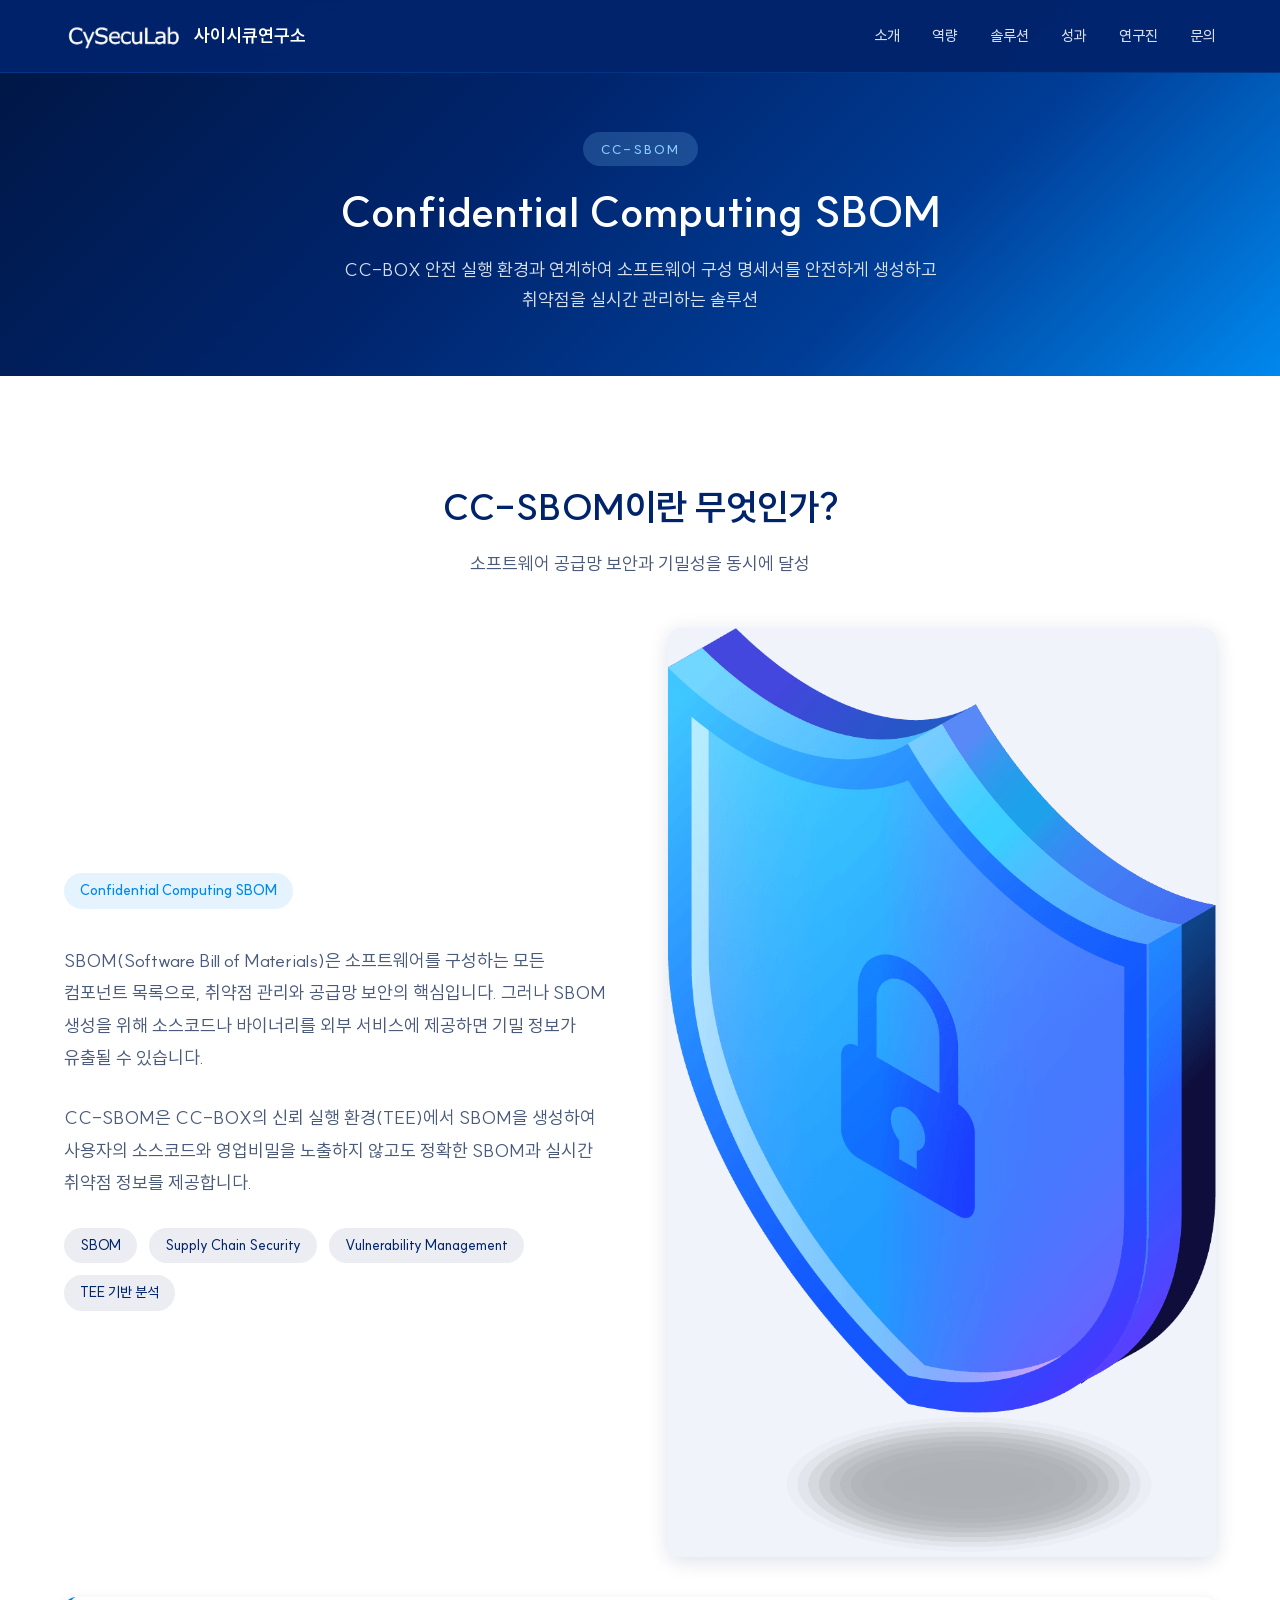
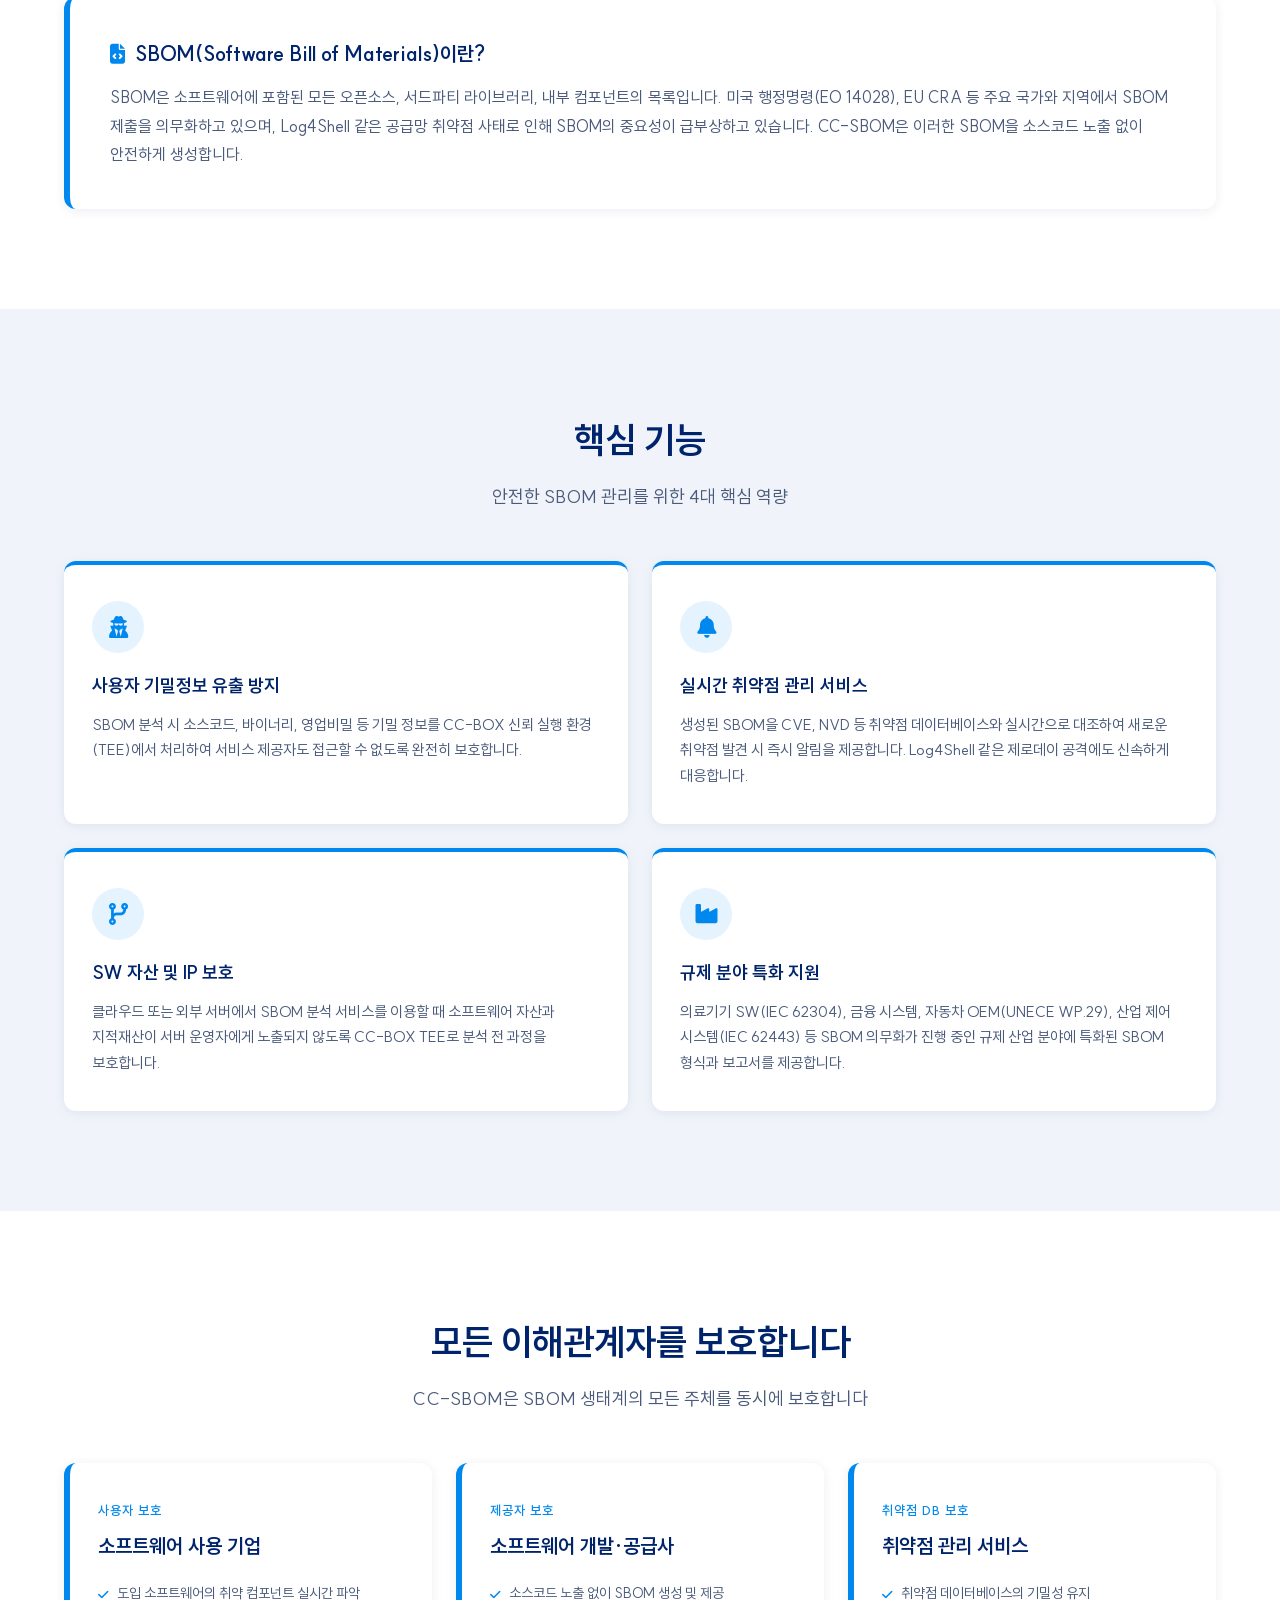
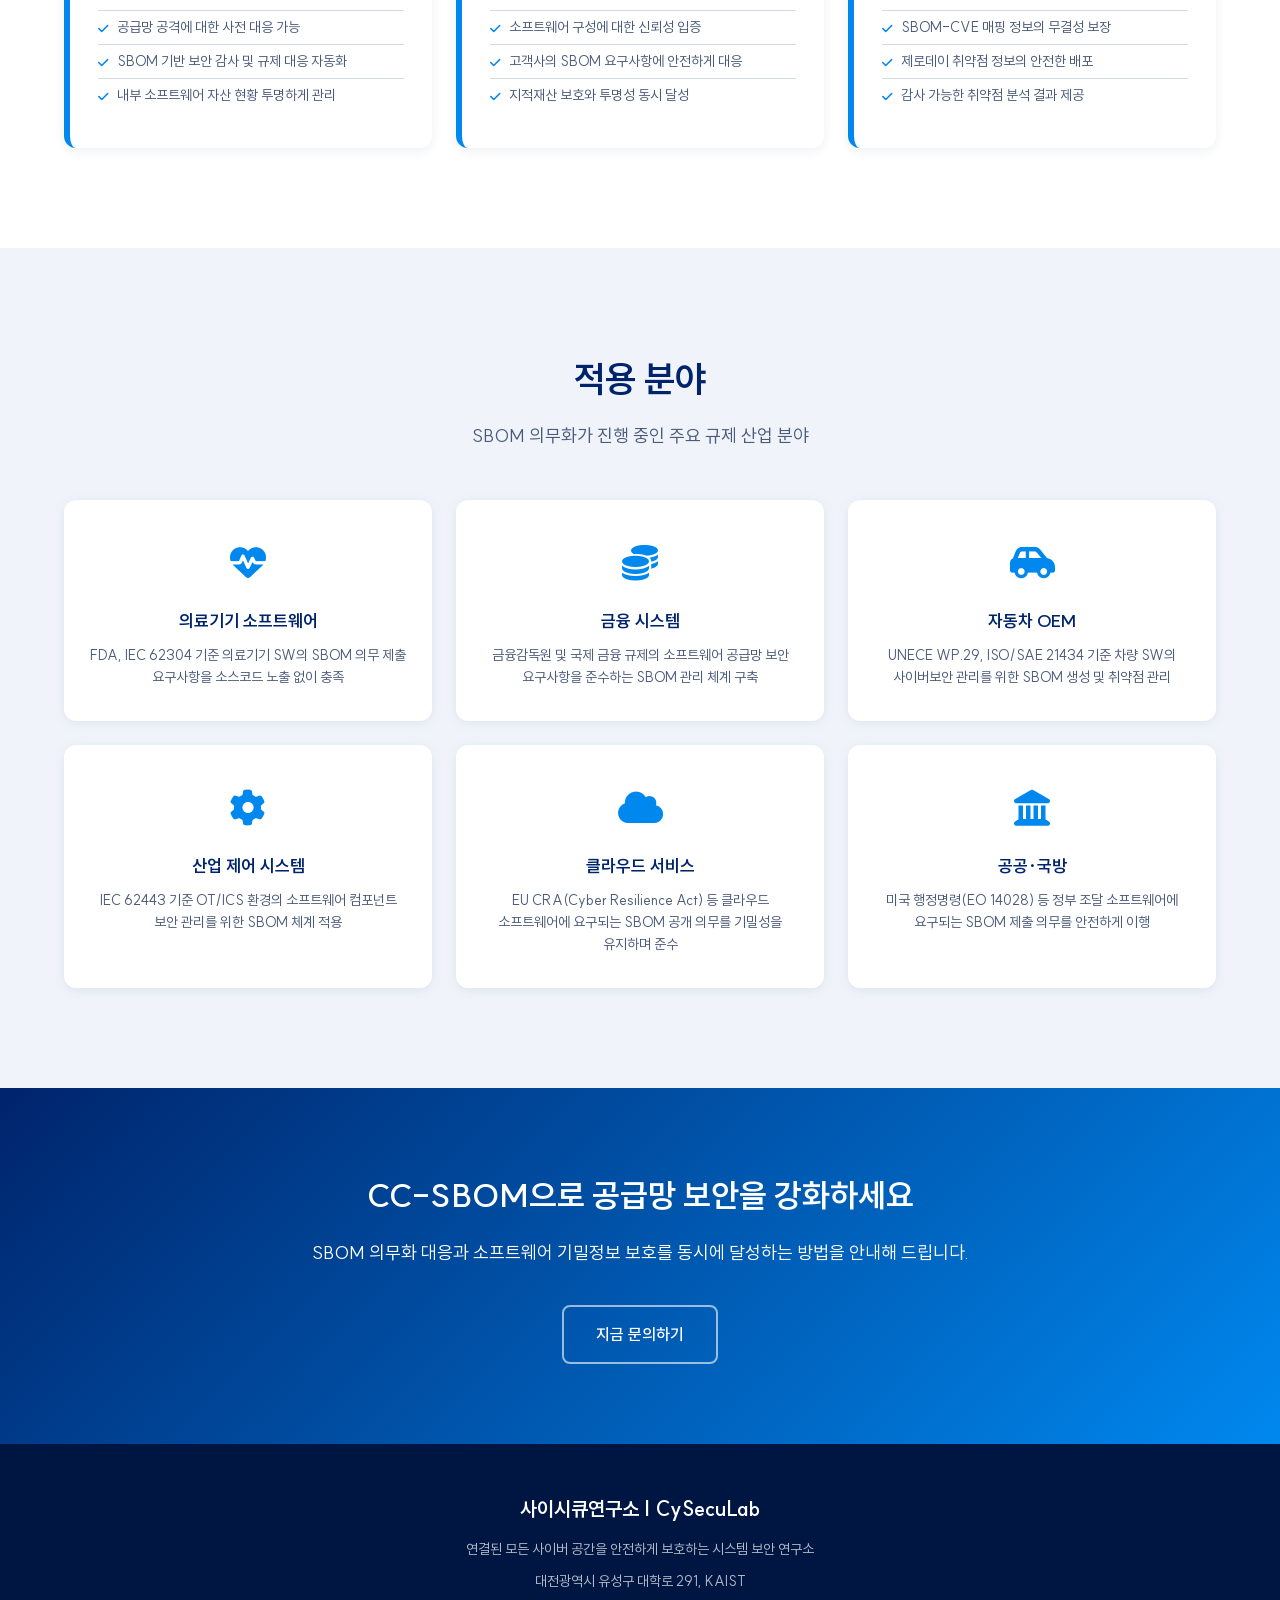
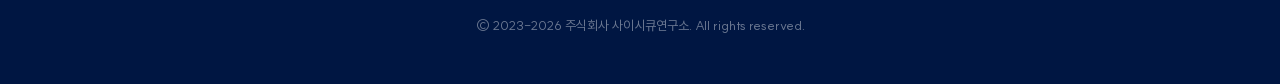
<file: solutions/ccsbom.html>
<!DOCTYPE html>
<html lang="ko">
<head>
  <meta charset="UTF-8">
  <meta name="viewport" content="width=device-width, initial-scale=1.0">
  <title>CC-SBOM - Confidential Computing SBOM | 사이시큐연구소</title>
  <meta name="description" content="CC-BOX 안전 실행 환경과 연계하여 SBOM을 안전하게 생성하고 취약점을 관리하는 CC-SBOM">
  <link rel="stylesheet" href="https://cdnjs.cloudflare.com/ajax/libs/font-awesome/6.5.1/css/all.min.css">
  <link rel="stylesheet" href="../style.css">
  <link rel="icon" type="image/png" href="../assets/images/logo.png">
  <link rel="stylesheet" href="../ppt-style.css">
  <style>
    .sol-hero {
      position: relative;
      min-height: 40vh;
      display: flex;
      align-items: center;
      justify-content: center;
      text-align: center;
      background: linear-gradient(135deg, #001642 0%, #00246C 40%, #003D96 70%, #0088EE 100%);
      color: #fff;
      padding-top: 72px;
    }
    .sol-hero__content {
      position: relative;
      z-index: 1;
      padding: 60px 24px;
    }
    .sol-hero__label {
      display: inline-block;
      background: rgba(137,204,255,0.2);
      color: #89CCFF;
      font-size: 13px;
      font-weight: 600;
      padding: 6px 18px;
      border-radius: 20px;
      letter-spacing: 2px;
      text-transform: uppercase;
      margin-bottom: 20px;
    }
    .sol-hero__title {
      font-size: 42px;
      font-weight: 700;
      line-height: 1.25;
      margin-bottom: 16px;
    }
    .sol-hero__subtitle {
      font-size: 18px;
      opacity: 0.85;
      max-width: 640px;
      margin: 0 auto;
    }
    .feature-grid {
      display: grid;
      grid-template-columns: repeat(2, 1fr);
      gap: var(--card-gap);
    }
    .feature-card {
      background: var(--bg);
      border-radius: var(--radius);
      padding: 36px 28px;
      box-shadow: var(--shadow);
      border-top: 4px solid var(--accent);
      transition: transform var(--transition), box-shadow var(--transition);
    }
    .feature-card:hover {
      transform: translateY(-4px);
      box-shadow: var(--shadow-hover);
    }
    .feature-card__icon {
      width: 52px;
      height: 52px;
      border-radius: 50%;
      background: rgba(0,136,238,0.1);
      display: flex;
      align-items: center;
      justify-content: center;
      font-size: 22px;
      color: var(--accent);
      margin-bottom: 18px;
    }
    .feature-card__title {
      font-size: 18px;
      font-weight: 700;
      color: var(--primary);
      margin-bottom: 10px;
    }
    .feature-card__desc {
      font-size: 15px;
      color: var(--text-secondary);
      line-height: 1.7;
    }
    .usecase-list {
      display: grid;
      grid-template-columns: repeat(3, 1fr);
      gap: var(--card-gap);
    }
    .usecase-item {
      background: var(--bg);
      border-radius: var(--radius);
      padding: 32px 24px;
      box-shadow: var(--shadow);
      text-align: center;
    }
    .usecase-item__icon {
      font-size: 36px;
      color: var(--accent);
      margin-bottom: 14px;
    }
    .usecase-item__title {
      font-size: 17px;
      font-weight: 700;
      color: var(--primary);
      margin-bottom: 8px;
    }
    .usecase-item__desc {
      font-size: 14px;
      color: var(--text-secondary);
      line-height: 1.6;
    }
    .sol-cta {
      background: linear-gradient(135deg, #00246C, #0088EE);
      color: #fff;
      text-align: center;
      padding: 80px 24px;
    }
    .sol-cta__title {
      font-size: 32px;
      font-weight: 700;
      margin-bottom: 16px;
    }
    .sol-cta__desc {
      font-size: 18px;
      opacity: 0.85;
      margin-bottom: 36px;
    }
    .solution-image-wrap {
      border-radius: var(--radius);
      overflow: hidden;
      box-shadow: var(--shadow-hover);
      background: var(--bg-alt);
      display: flex;
      align-items: center;
      justify-content: center;
      min-height: 280px;
    }
    .solution-image-wrap img {
      width: 100%;
      height: auto;
      display: block;
    }
    .stakeholder-grid {
      display: grid;
      grid-template-columns: repeat(3, 1fr);
      gap: var(--card-gap);
      margin-top: 48px;
    }
    .stakeholder-card {
      background: var(--bg);
      border-radius: var(--radius);
      padding: 36px 28px;
      box-shadow: var(--shadow);
      border-left: 6px solid var(--accent);
    }
    .stakeholder-card__role {
      font-size: 13px;
      font-weight: 600;
      color: var(--accent);
      text-transform: uppercase;
      letter-spacing: 1px;
      margin-bottom: 8px;
    }
    .stakeholder-card__title {
      font-size: 20px;
      font-weight: 700;
      color: var(--primary);
      margin-bottom: 14px;
    }
    .stakeholder-card__list {
      list-style: none;
    }
    .stakeholder-card__list li {
      font-size: 14px;
      color: var(--text-secondary);
      padding: 6px 0;
      border-bottom: 1px solid var(--border);
      display: flex;
      align-items: flex-start;
      gap: 8px;
      line-height: 1.5;
    }
    .stakeholder-card__list li:last-child {
      border-bottom: none;
    }
    .stakeholder-card__list li::before {
      content: '\f00c';
      font-family: 'Font Awesome 6 Free';
      font-weight: 900;
      color: var(--accent);
      font-size: 12px;
      margin-top: 3px;
      flex-shrink: 0;
    }
    .sbom-explain {
      background: var(--bg);
      border-radius: var(--radius);
      padding: 40px;
      box-shadow: var(--shadow);
      border-left: 6px solid var(--accent);
      margin-top: 40px;
    }
    .sbom-explain__title {
      font-size: 20px;
      font-weight: 700;
      color: var(--primary);
      margin-bottom: 12px;
    }
    .sbom-explain__desc {
      font-size: 16px;
      color: var(--text-secondary);
      line-height: 1.8;
    }
    @media (max-width: 768px) {
      .sol-hero__title { font-size: 28px; }
      .feature-grid { grid-template-columns: 1fr; }
      .usecase-list { grid-template-columns: 1fr; }
      .stakeholder-grid { grid-template-columns: 1fr; }
      .overview-grid { grid-template-columns: 1fr !important; }
    }
  </style>
</head>
<body>

  <!-- Navigation -->
  <nav class="nav">
    <div class="nav__inner">
      <a href="../index.html" class="nav__logo">
        <img src="../assets/images/logo-white.png" alt="CySecuLab">
        <span class="nav__logo-text">사이시큐연구소</span>
      </a>
      <ul class="nav__links">
        <li><a href="../index.html#about">소개</a></li>
        <li><a href="../index.html#capabilities">역량</a></li>
        <li><a href="../index.html#solutions">솔루션</a></li>
        <li><a href="../index.html#achievements">성과</a></li>
        <li><a href="../index.html#team">연구진</a></li>
        <li><a href="../index.html#contact">문의</a></li>
      </ul>
      <button class="nav__mobile-toggle" aria-label="메뉴 열기">
        <span></span><span></span><span></span>
      </button>
    </div>
  </nav>

  <!-- Hero -->
  <section class="sol-hero">
    <div class="sol-hero__content">
      <div class="sol-hero__label">CC-SBOM</div>
      <h1 class="sol-hero__title">Confidential Computing SBOM</h1>
      <p class="sol-hero__subtitle">CC-BOX 안전 실행 환경과 연계하여 소프트웨어 구성 명세서를 안전하게 생성하고 취약점을 실시간 관리하는 솔루션</p>
    </div>
  </section>

  <!-- Overview -->
  <section class="section">
    <div class="container">
      <div class="section__header fade-up">
        <h2 class="section__title">CC-SBOM이란 무엇인가?</h2>
        <p class="section__subtitle">소프트웨어 공급망 보안과 기밀성을 동시에 달성</p>
      </div>
      <div class="overview-grid fade-up" style="display: grid; grid-template-columns: 1fr 1fr; gap: 56px; align-items: center;">
        <div>
          <span class="about__label">Confidential Computing SBOM</span>
          <p class="about__text" style="text-align: left; margin-top: 16px;">
            SBOM(Software Bill of Materials)은 소프트웨어를 구성하는 모든 컴포넌트 목록으로, 취약점 관리와
            공급망 보안의 핵심입니다. 그러나 SBOM 생성을 위해 소스코드나 바이너리를 외부 서비스에 제공하면
            기밀 정보가 유출될 수 있습니다.
          </p>
          <p class="about__text" style="text-align: left;">
            CC-SBOM은 CC-BOX의 신뢰 실행 환경(TEE)에서 SBOM을 생성하여 사용자의 소스코드와 영업비밀을
            노출하지 않고도 정확한 SBOM과 실시간 취약점 정보를 제공합니다.
          </p>
          <div class="about__badges" style="justify-content: flex-start;">
            <span class="badge">SBOM</span>
            <span class="badge">Supply Chain Security</span>
            <span class="badge">Vulnerability Management</span>
            <span class="badge">TEE 기반 분석</span>
          </div>
        </div>
        <div class="solution-image-wrap">
          <img src="../assets/images/solution-ccsbom.png" alt="CC-SBOM 아키텍처">
        </div>
      </div>

      <div class="sbom-explain fade-up">
        <h3 class="sbom-explain__title"><i class="fa-solid fa-file-code" style="color: var(--accent); margin-right: 10px;"></i>SBOM(Software Bill of Materials)이란?</h3>
        <p class="sbom-explain__desc">
          SBOM은 소프트웨어에 포함된 모든 오픈소스, 서드파티 라이브러리, 내부 컴포넌트의 목록입니다.
          미국 행정명령(EO 14028), EU CRA 등 주요 국가와 지역에서 SBOM 제출을 의무화하고 있으며,
          Log4Shell 같은 공급망 취약점 사태로 인해 SBOM의 중요성이 급부상하고 있습니다.
          CC-SBOM은 이러한 SBOM을 소스코드 노출 없이 안전하게 생성합니다.
        </p>
      </div>
    </div>
  </section>

  <!-- Key Features -->
  <section class="section section--alt">
    <div class="container">
      <div class="section__header fade-up">
        <h2 class="section__title">핵심 기능</h2>
        <p class="section__subtitle">안전한 SBOM 관리를 위한 4대 핵심 역량</p>
      </div>
      <div class="feature-grid fade-up">
        <div class="feature-card">
          <div class="feature-card__icon"><i class="fa-solid fa-user-secret"></i></div>
          <h3 class="feature-card__title">사용자 기밀정보 유출 방지</h3>
          <p class="feature-card__desc">SBOM 분석 시 소스코드, 바이너리, 영업비밀 등 기밀 정보를 CC-BOX 신뢰 실행 환경(TEE)에서 처리하여 서비스 제공자도 접근할 수 없도록 완전히 보호합니다.</p>
        </div>
        <div class="feature-card">
          <div class="feature-card__icon"><i class="fa-solid fa-bell"></i></div>
          <h3 class="feature-card__title">실시간 취약점 관리 서비스</h3>
          <p class="feature-card__desc">생성된 SBOM을 CVE, NVD 등 취약점 데이터베이스와 실시간으로 대조하여 새로운 취약점 발견 시 즉시 알림을 제공합니다. Log4Shell 같은 제로데이 공격에도 신속하게 대응합니다.</p>
        </div>
        <div class="feature-card">
          <div class="feature-card__icon"><i class="fa-solid fa-code-branch"></i></div>
          <h3 class="feature-card__title">SW 자산 및 IP 보호</h3>
          <p class="feature-card__desc">클라우드 또는 외부 서버에서 SBOM 분석 서비스를 이용할 때 소프트웨어 자산과 지적재산이 서버 운영자에게 노출되지 않도록 CC-BOX TEE로 분석 전 과정을 보호합니다.</p>
        </div>
        <div class="feature-card">
          <div class="feature-card__icon"><i class="fa-solid fa-industry"></i></div>
          <h3 class="feature-card__title">규제 분야 특화 지원</h3>
          <p class="feature-card__desc">의료기기 SW(IEC 62304), 금융 시스템, 자동차 OEM(UNECE WP.29), 산업 제어 시스템(IEC 62443) 등 SBOM 의무화가 진행 중인 규제 산업 분야에 특화된 SBOM 형식과 보고서를 제공합니다.</p>
        </div>
      </div>
    </div>
  </section>

  <!-- Stakeholder Protection -->
  <section class="section">
    <div class="container">
      <div class="section__header fade-up">
        <h2 class="section__title">모든 이해관계자를 보호합니다</h2>
        <p class="section__subtitle">CC-SBOM은 SBOM 생태계의 모든 주체를 동시에 보호합니다</p>
      </div>
      <div class="stakeholder-grid fade-up">
        <div class="stakeholder-card">
          <div class="stakeholder-card__role">사용자 보호</div>
          <h3 class="stakeholder-card__title">소프트웨어 사용 기업</h3>
          <ul class="stakeholder-card__list">
            <li>도입 소프트웨어의 취약 컴포넌트 실시간 파악</li>
            <li>공급망 공격에 대한 사전 대응 가능</li>
            <li>SBOM 기반 보안 감사 및 규제 대응 자동화</li>
            <li>내부 소프트웨어 자산 현황 투명하게 관리</li>
          </ul>
        </div>
        <div class="stakeholder-card">
          <div class="stakeholder-card__role">제공자 보호</div>
          <h3 class="stakeholder-card__title">소프트웨어 개발·공급사</h3>
          <ul class="stakeholder-card__list">
            <li>소스코드 노출 없이 SBOM 생성 및 제공</li>
            <li>소프트웨어 구성에 대한 신뢰성 입증</li>
            <li>고객사의 SBOM 요구사항에 안전하게 대응</li>
            <li>지적재산 보호와 투명성 동시 달성</li>
          </ul>
        </div>
        <div class="stakeholder-card">
          <div class="stakeholder-card__role">취약점 DB 보호</div>
          <h3 class="stakeholder-card__title">취약점 관리 서비스</h3>
          <ul class="stakeholder-card__list">
            <li>취약점 데이터베이스의 기밀성 유지</li>
            <li>SBOM-CVE 매핑 정보의 무결성 보장</li>
            <li>제로데이 취약점 정보의 안전한 배포</li>
            <li>감사 가능한 취약점 분석 결과 제공</li>
          </ul>
        </div>
      </div>
    </div>
  </section>

  <!-- Use Cases -->
  <section class="section section--alt">
    <div class="container">
      <div class="section__header fade-up">
        <h2 class="section__title">적용 분야</h2>
        <p class="section__subtitle">SBOM 의무화가 진행 중인 주요 규제 산업 분야</p>
      </div>
      <div class="usecase-list fade-up">
        <div class="usecase-item">
          <div class="usecase-item__icon"><i class="fa-solid fa-heartbeat"></i></div>
          <h3 class="usecase-item__title">의료기기 소프트웨어</h3>
          <p class="usecase-item__desc">FDA, IEC 62304 기준 의료기기 SW의 SBOM 의무 제출 요구사항을 소스코드 노출 없이 충족</p>
        </div>
        <div class="usecase-item">
          <div class="usecase-item__icon"><i class="fa-solid fa-coins"></i></div>
          <h3 class="usecase-item__title">금융 시스템</h3>
          <p class="usecase-item__desc">금융감독원 및 국제 금융 규제의 소프트웨어 공급망 보안 요구사항을 준수하는 SBOM 관리 체계 구축</p>
        </div>
        <div class="usecase-item">
          <div class="usecase-item__icon"><i class="fa-solid fa-car-side"></i></div>
          <h3 class="usecase-item__title">자동차 OEM</h3>
          <p class="usecase-item__desc">UNECE WP.29, ISO/SAE 21434 기준 차량 SW의 사이버보안 관리를 위한 SBOM 생성 및 취약점 관리</p>
        </div>
        <div class="usecase-item">
          <div class="usecase-item__icon"><i class="fa-solid fa-gear"></i></div>
          <h3 class="usecase-item__title">산업 제어 시스템</h3>
          <p class="usecase-item__desc">IEC 62443 기준 OT/ICS 환경의 소프트웨어 컴포넌트 보안 관리를 위한 SBOM 체계 적용</p>
        </div>
        <div class="usecase-item">
          <div class="usecase-item__icon"><i class="fa-solid fa-cloud"></i></div>
          <h3 class="usecase-item__title">클라우드 서비스</h3>
          <p class="usecase-item__desc">EU CRA(Cyber Resilience Act) 등 클라우드 소프트웨어에 요구되는 SBOM 공개 의무를 기밀성을 유지하며 준수</p>
        </div>
        <div class="usecase-item">
          <div class="usecase-item__icon"><i class="fa-solid fa-landmark"></i></div>
          <h3 class="usecase-item__title">공공·국방</h3>
          <p class="usecase-item__desc">미국 행정명령(EO 14028) 등 정부 조달 소프트웨어에 요구되는 SBOM 제출 의무를 안전하게 이행</p>
        </div>
      </div>
    </div>
  </section>

  <!-- CTA -->
  <section class="sol-cta">
    <div class="container">
      <h2 class="sol-cta__title fade-up">CC-SBOM으로 공급망 보안을 강화하세요</h2>
      <p class="sol-cta__desc fade-up">SBOM 의무화 대응과 소프트웨어 기밀정보 보호를 동시에 달성하는 방법을 안내해 드립니다.</p>
      <div class="fade-up">
        <a href="../index.html#contact" class="btn btn--secondary">지금 문의하기</a>
      </div>
    </div>
  </section>

  <!-- Footer -->
  <footer class="footer">
    <div class="container">
      <p class="footer__logo">사이시큐연구소 | CySecuLab</p>
      <p class="footer__text">연결된 모든 사이버 공간을 안전하게 보호하는 시스템 보안 연구소</p>
      <p class="footer__text">대전광역시 유성구 대학로 291, KAIST</p>
      <p class="footer__copyright">&copy; 2023-2026 주식회사 사이시큐연구소. All rights reserved.</p>
    </div>
  </footer>

  <script src="../script.js"></script>
</body>
</html>
</file>
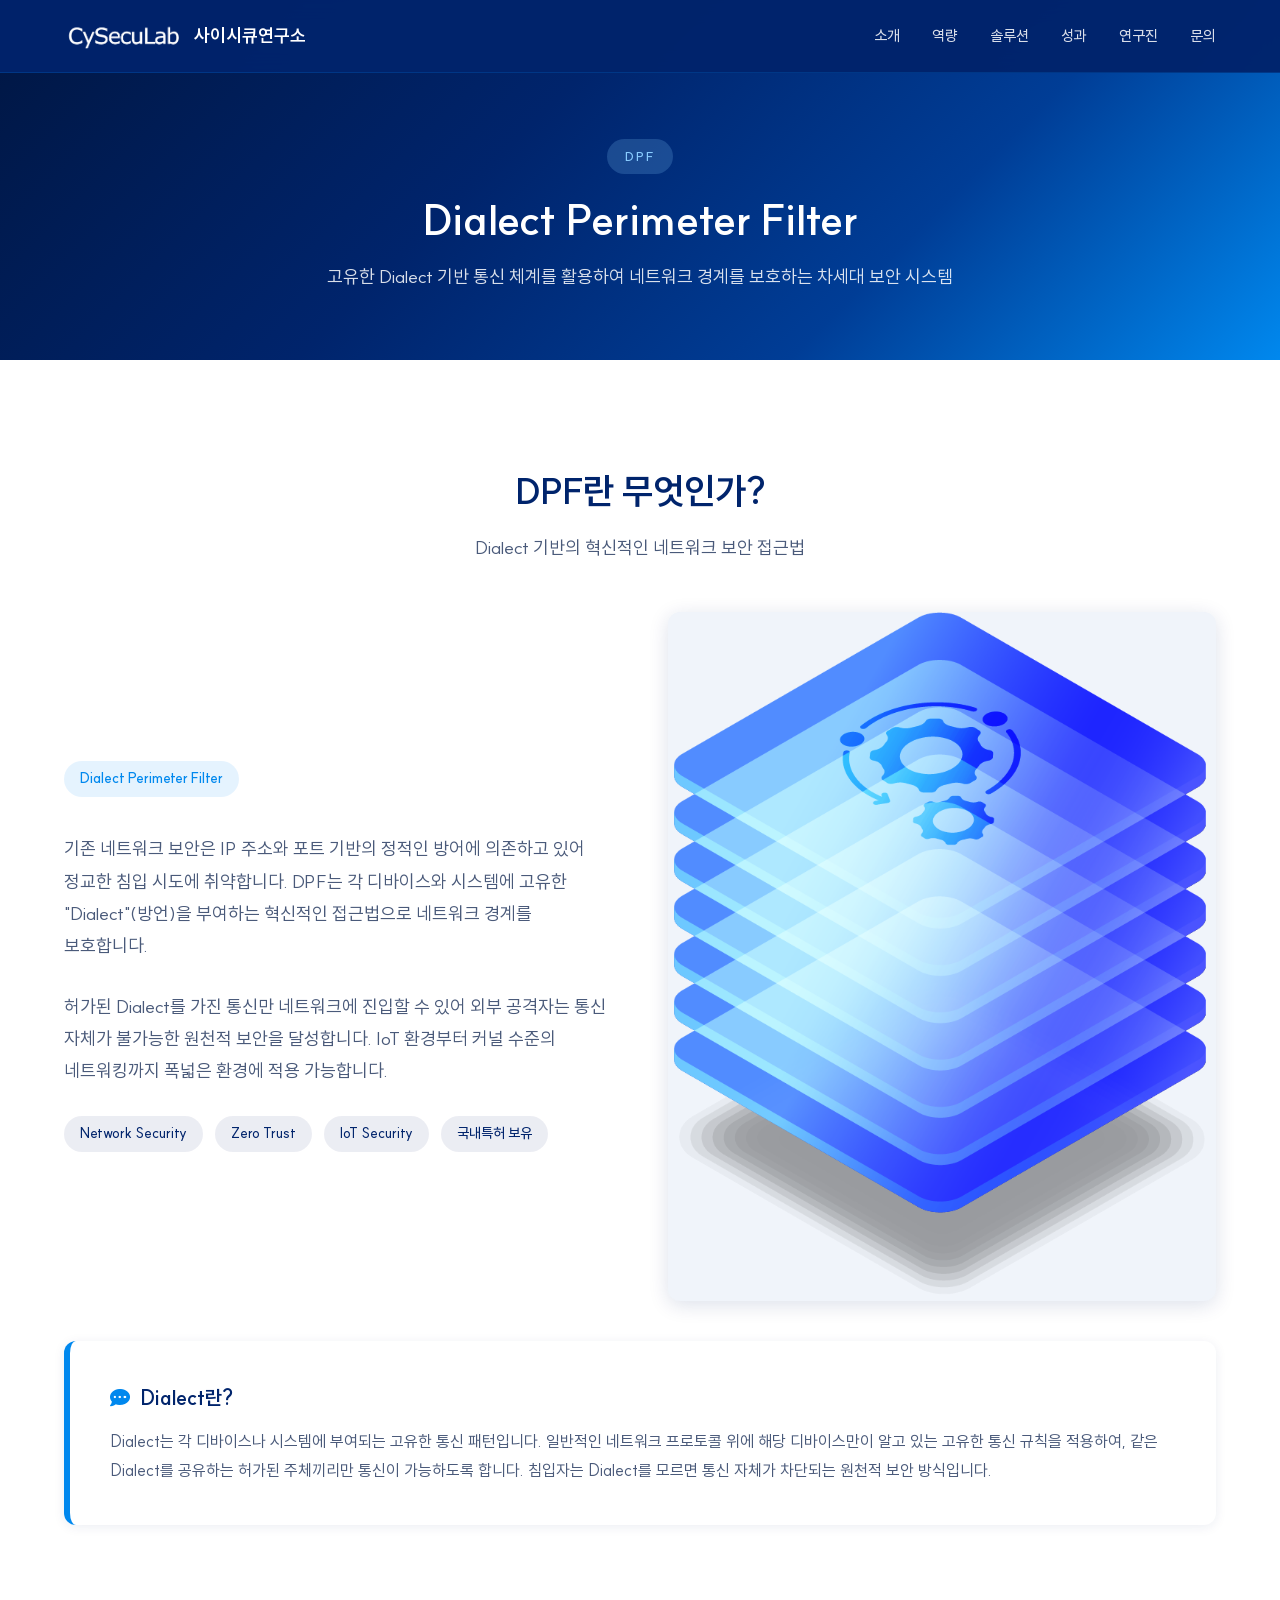
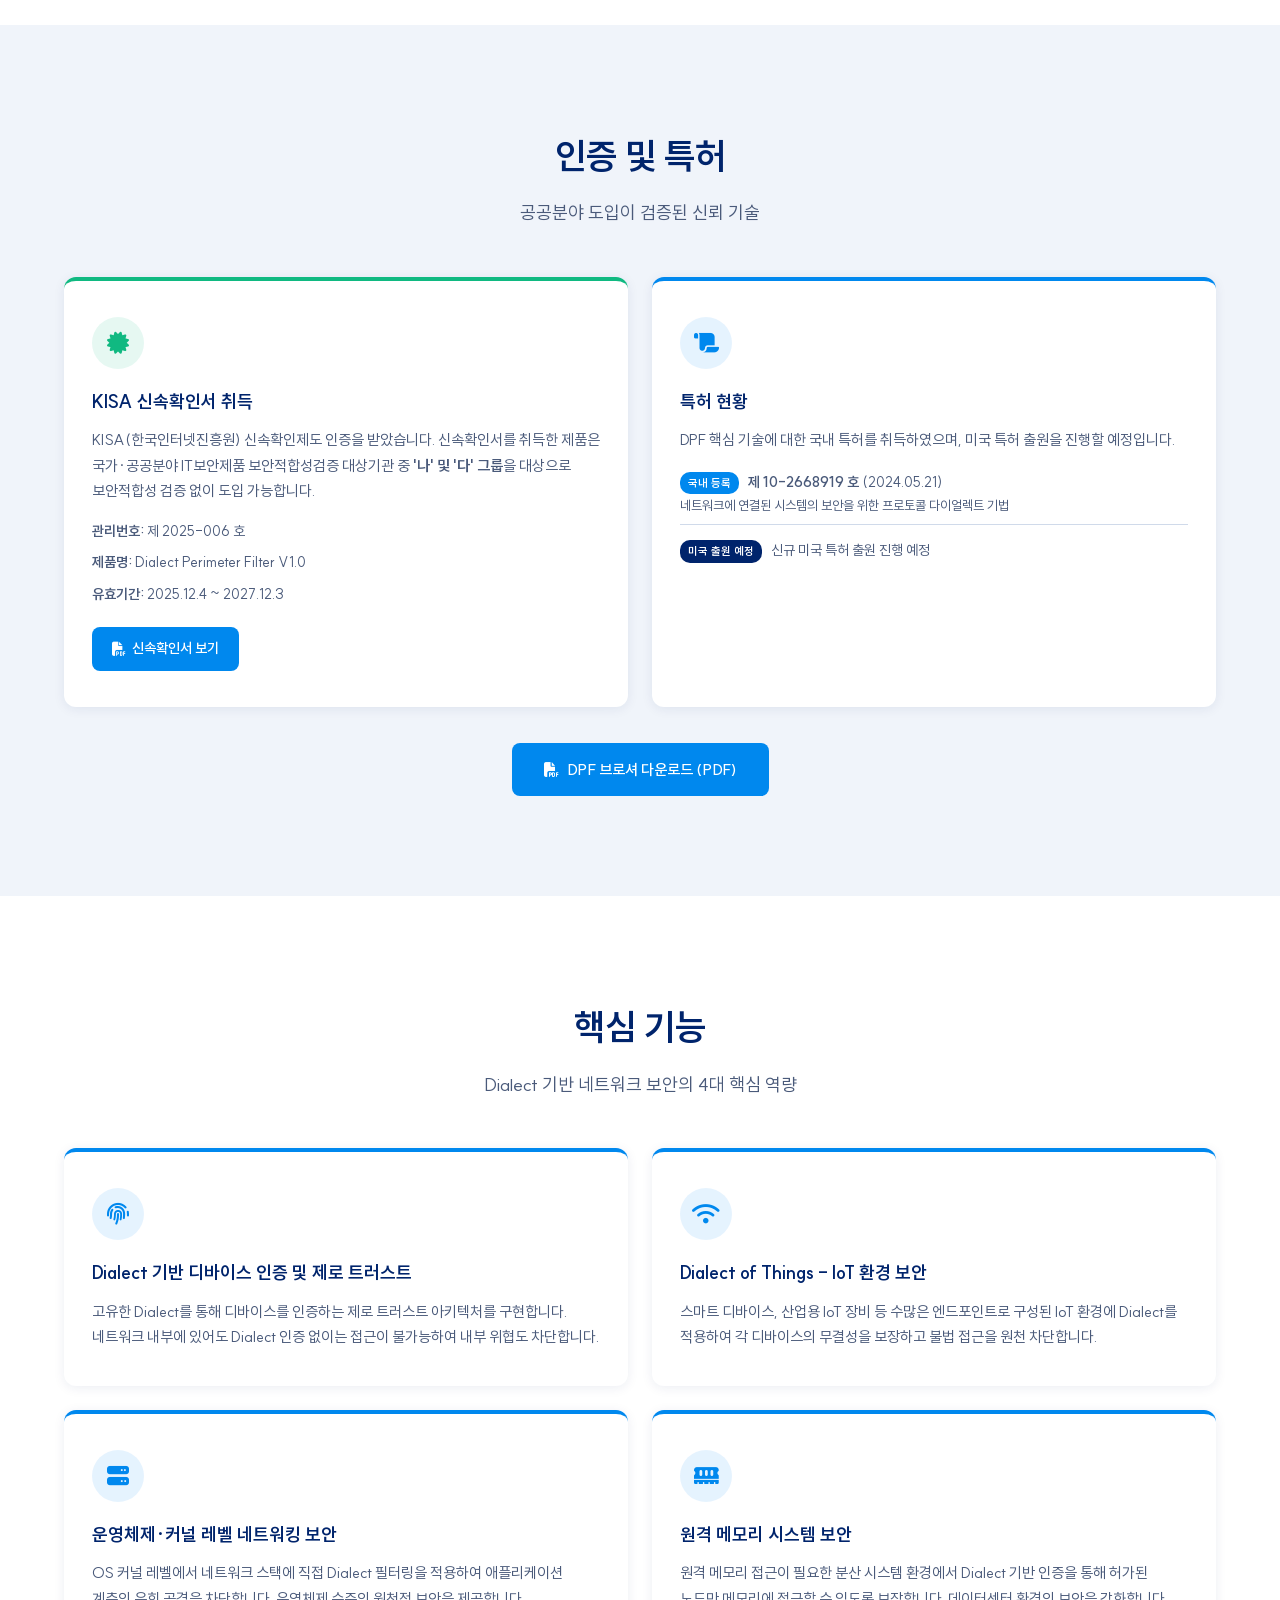
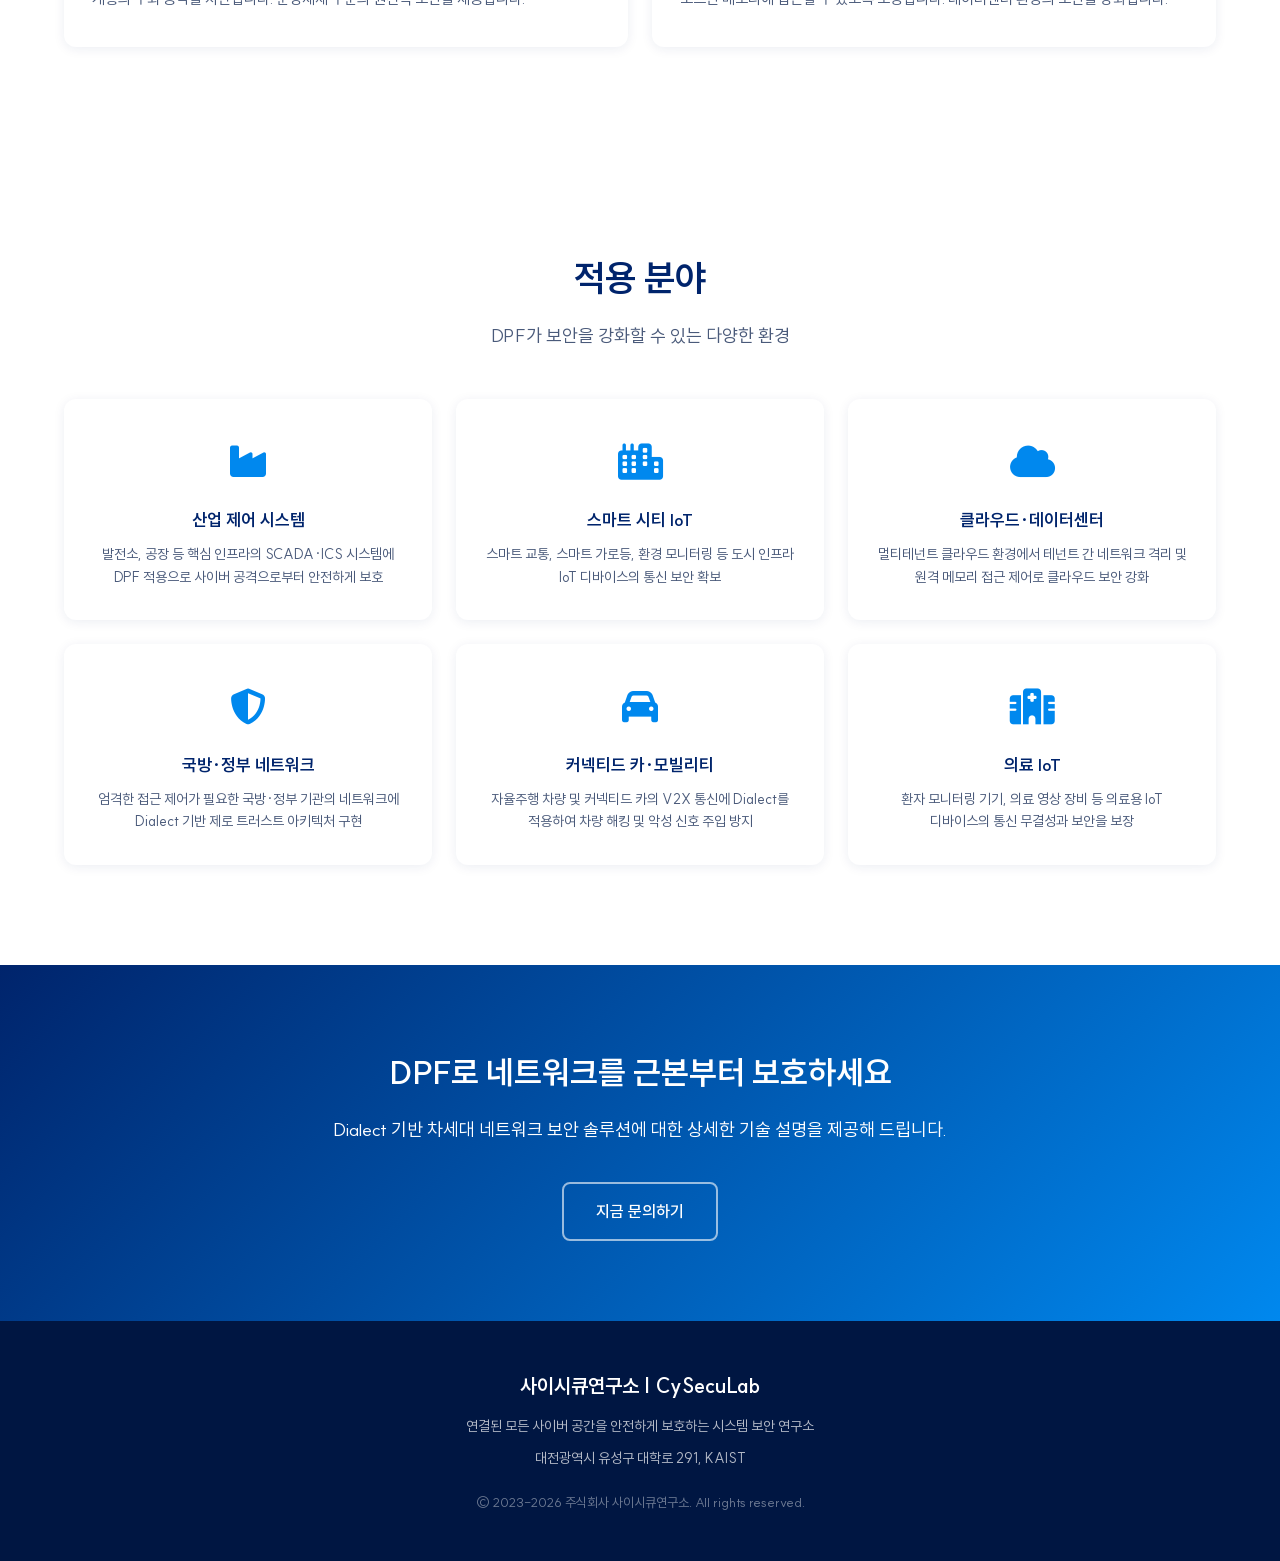
<file: solutions/dpf.html>
<!DOCTYPE html>
<html lang="ko">
<head>
  <meta charset="UTF-8">
  <meta name="viewport" content="width=device-width, initial-scale=1.0">
  <title>DPF - Dialect Perimeter Filter | 사이시큐연구소</title>
  <meta name="description" content="Dialect 기반 고유 통신 체계로 네트워크 경계를 보호하는 차세대 보안 시스템 DPF">
  <link rel="stylesheet" href="https://cdnjs.cloudflare.com/ajax/libs/font-awesome/6.5.1/css/all.min.css">
  <link rel="stylesheet" href="../style.css">
  <link rel="icon" type="image/png" href="../assets/images/logo.png">
  <link rel="stylesheet" href="../ppt-style.css">
  <style>
    .sol-hero {
      position: relative;
      min-height: 40vh;
      display: flex;
      align-items: center;
      justify-content: center;
      text-align: center;
      background: linear-gradient(135deg, #001642 0%, #00246C 40%, #003D96 70%, #0088EE 100%);
      color: #fff;
      padding-top: 72px;
    }
    .sol-hero__content {
      position: relative;
      z-index: 1;
      padding: 60px 24px;
    }
    .sol-hero__label {
      display: inline-block;
      background: rgba(137,204,255,0.2);
      color: #89CCFF;
      font-size: 13px;
      font-weight: 600;
      padding: 6px 18px;
      border-radius: 20px;
      letter-spacing: 2px;
      text-transform: uppercase;
      margin-bottom: 20px;
    }
    .sol-hero__title {
      font-size: 42px;
      font-weight: 700;
      line-height: 1.25;
      margin-bottom: 16px;
    }
    .sol-hero__subtitle {
      font-size: 18px;
      opacity: 0.85;
      max-width: 640px;
      margin: 0 auto;
    }
    .feature-grid {
      display: grid;
      grid-template-columns: repeat(2, 1fr);
      gap: var(--card-gap);
    }
    .feature-card {
      background: var(--bg);
      border-radius: var(--radius);
      padding: 36px 28px;
      box-shadow: var(--shadow);
      border-top: 4px solid var(--accent);
      transition: transform var(--transition), box-shadow var(--transition);
    }
    .feature-card:hover {
      transform: translateY(-4px);
      box-shadow: var(--shadow-hover);
    }
    .feature-card__icon {
      width: 52px;
      height: 52px;
      border-radius: 50%;
      background: rgba(0,136,238,0.1);
      display: flex;
      align-items: center;
      justify-content: center;
      font-size: 22px;
      color: var(--accent);
      margin-bottom: 18px;
    }
    .feature-card__title {
      font-size: 18px;
      font-weight: 700;
      color: var(--primary);
      margin-bottom: 10px;
    }
    .feature-card__desc {
      font-size: 15px;
      color: var(--text-secondary);
      line-height: 1.7;
    }
    .usecase-list {
      display: grid;
      grid-template-columns: repeat(3, 1fr);
      gap: var(--card-gap);
    }
    .usecase-item {
      background: var(--bg);
      border-radius: var(--radius);
      padding: 32px 24px;
      box-shadow: var(--shadow);
      text-align: center;
    }
    .usecase-item__icon {
      font-size: 36px;
      color: var(--accent);
      margin-bottom: 14px;
    }
    .usecase-item__title {
      font-size: 17px;
      font-weight: 700;
      color: var(--primary);
      margin-bottom: 8px;
    }
    .usecase-item__desc {
      font-size: 14px;
      color: var(--text-secondary);
      line-height: 1.6;
    }
    .sol-cta {
      background: linear-gradient(135deg, #00246C, #0088EE);
      color: #fff;
      text-align: center;
      padding: 80px 24px;
    }
    .sol-cta__title {
      font-size: 32px;
      font-weight: 700;
      margin-bottom: 16px;
    }
    .sol-cta__desc {
      font-size: 18px;
      opacity: 0.85;
      margin-bottom: 36px;
    }
    .solution-image-wrap {
      border-radius: var(--radius);
      overflow: hidden;
      box-shadow: var(--shadow-hover);
      background: var(--bg-alt);
      display: flex;
      align-items: center;
      justify-content: center;
      min-height: 280px;
    }
    .solution-image-wrap img {
      width: 100%;
      height: auto;
      display: block;
    }
    .dialect-explain {
      background: var(--bg);
      border-radius: var(--radius);
      padding: 40px;
      box-shadow: var(--shadow);
      border-left: 6px solid var(--accent);
      margin-top: 40px;
    }
    .dialect-explain__title {
      font-size: 20px;
      font-weight: 700;
      color: var(--primary);
      margin-bottom: 12px;
    }
    .dialect-explain__desc {
      font-size: 16px;
      color: var(--text-secondary);
      line-height: 1.8;
    }
    @media (max-width: 768px) {
      .sol-hero__title { font-size: 28px; }
      .feature-grid { grid-template-columns: 1fr; }
      .usecase-list { grid-template-columns: 1fr; }
      .overview-grid { grid-template-columns: 1fr !important; }
    }
  </style>
</head>
<body>

  <!-- Navigation -->
  <nav class="nav">
    <div class="nav__inner">
      <a href="../index.html" class="nav__logo">
        <img src="../assets/images/logo-white.png" alt="CySecuLab">
        <span class="nav__logo-text">사이시큐연구소</span>
      </a>
      <ul class="nav__links">
        <li><a href="../index.html#about">소개</a></li>
        <li><a href="../index.html#capabilities">역량</a></li>
        <li><a href="../index.html#solutions">솔루션</a></li>
        <li><a href="../index.html#achievements">성과</a></li>
        <li><a href="../index.html#team">연구진</a></li>
        <li><a href="../index.html#contact">문의</a></li>
      </ul>
      <button class="nav__mobile-toggle" aria-label="메뉴 열기">
        <span></span><span></span><span></span>
      </button>
    </div>
  </nav>

  <!-- Hero -->
  <section class="sol-hero">
    <div class="sol-hero__content">
      <div class="sol-hero__label">DPF</div>
      <h1 class="sol-hero__title">Dialect Perimeter Filter</h1>
      <p class="sol-hero__subtitle">고유한 Dialect 기반 통신 체계를 활용하여 네트워크 경계를 보호하는 차세대 보안 시스템</p>
    </div>
  </section>

  <!-- Overview -->
  <section class="section">
    <div class="container">
      <div class="section__header fade-up">
        <h2 class="section__title">DPF란 무엇인가?</h2>
        <p class="section__subtitle">Dialect 기반의 혁신적인 네트워크 보안 접근법</p>
      </div>
      <div class="overview-grid fade-up" style="display: grid; grid-template-columns: 1fr 1fr; gap: 56px; align-items: center;">
        <div>
          <span class="about__label">Dialect Perimeter Filter</span>
          <p class="about__text" style="text-align: left; margin-top: 16px;">
            기존 네트워크 보안은 IP 주소와 포트 기반의 정적인 방어에 의존하고 있어 정교한 침입 시도에 취약합니다.
            DPF는 각 디바이스와 시스템에 고유한 "Dialect"(방언)을 부여하는 혁신적인 접근법으로 네트워크 경계를 보호합니다.
          </p>
          <p class="about__text" style="text-align: left;">
            허가된 Dialect를 가진 통신만 네트워크에 진입할 수 있어 외부 공격자는 통신 자체가 불가능한 원천적 보안을 달성합니다.
            IoT 환경부터 커널 수준의 네트워킹까지 폭넓은 환경에 적용 가능합니다.
          </p>
          <div class="about__badges" style="justify-content: flex-start;">
            <span class="badge">Network Security</span>
            <span class="badge">Zero Trust</span>
            <span class="badge">IoT Security</span>
            <span class="badge">국내특허 보유</span>
          </div>
        </div>
        <div class="solution-image-wrap">
          <img src="../assets/images/solution-dpf.png" alt="DPF 아키텍처">
        </div>
      </div>

      <div class="dialect-explain fade-up">
        <h3 class="dialect-explain__title"><i class="fa-solid fa-comment-dots" style="color: var(--accent); margin-right: 10px;"></i>Dialect란?</h3>
        <p class="dialect-explain__desc">
          Dialect는 각 디바이스나 시스템에 부여되는 고유한 통신 패턴입니다. 일반적인 네트워크 프로토콜 위에
          해당 디바이스만이 알고 있는 고유한 통신 규칙을 적용하여, 같은 Dialect를 공유하는 허가된 주체끼리만
          통신이 가능하도록 합니다. 침입자는 Dialect를 모르면 통신 자체가 차단되는 원천적 보안 방식입니다.
        </p>
      </div>
    </div>
  </section>

  <!-- Certification & Patents -->
  <section class="section section--alt">
    <div class="container">
      <div class="section__header fade-up">
        <h2 class="section__title">인증 및 특허</h2>
        <p class="section__subtitle">공공분야 도입이 검증된 신뢰 기술</p>
      </div>
      <div class="feature-grid fade-up">
        <div class="feature-card" style="border-top-color: #10B981;">
          <div class="feature-card__icon" style="background: rgba(16,185,129,0.1); color: #10B981;"><i class="fa-solid fa-certificate"></i></div>
          <h3 class="feature-card__title">KISA 신속확인서 취득</h3>
          <p class="feature-card__desc">
            KISA(한국인터넷진흥원) 신속확인제도 인증을 받았습니다. 신속확인서를 취득한 제품은 국가·공공분야 IT보안제품 보안적합성검증 대상기관 중 <strong>'나' 및 '다' 그룹</strong>을 대상으로 보안적합성 검증 없이 도입 가능합니다.
          </p>
          <ul style="margin-top: 12px; font-size: 14px; color: var(--text-secondary); list-style: none; padding: 0;">
            <li style="padding: 4px 0;"><strong>관리번호:</strong> 제 2025-006 호</li>
            <li style="padding: 4px 0;"><strong>제품명:</strong> Dialect Perimeter Filter V1.0</li>
            <li style="padding: 4px 0;"><strong>유효기간:</strong> 2025.12.4 ~ 2027.12.3</li>
          </ul>
          <a href="../assets/docs/dpf-kisa-certification.pdf" target="_blank" class="btn btn--primary" style="margin-top: 16px; font-size: 14px; padding: 10px 20px;"><i class="fa-solid fa-file-pdf" style="margin-right: 6px;"></i>신속확인서 보기</a>
        </div>
        <div class="feature-card">
          <div class="feature-card__icon"><i class="fa-solid fa-scroll"></i></div>
          <h3 class="feature-card__title">특허 현황</h3>
          <p class="feature-card__desc">DPF 핵심 기술에 대한 국내 특허를 취득하였으며, 미국 특허 출원을 진행할 예정입니다.</p>
          <ul style="margin-top: 12px; font-size: 14px; color: var(--text-secondary); list-style: none; padding: 0;">
            <li style="padding: 6px 0; border-bottom: 1px solid var(--border);">
              <span style="display: inline-block; background: var(--accent); color: #fff; font-size: 11px; padding: 2px 8px; border-radius: 10px; font-weight: 700; margin-right: 6px;">국내 등록</span>
              <strong>제 10-2668919 호</strong> (2024.05.21)<br>
              <span style="color: var(--text-secondary); font-size: 13px;">네트워크에 연결된 시스템의 보안을 위한 프로토콜 다이얼렉트 기법</span>
            </li>
            <li style="padding: 6px 0; margin-top: 8px;">
              <span style="display: inline-block; background: var(--primary); color: #fff; font-size: 11px; padding: 2px 8px; border-radius: 10px; font-weight: 700; margin-right: 6px;">미국 출원 예정</span>
              신규 미국 특허 출원 진행 예정
            </li>
          </ul>
        </div>
      </div>
      <div class="fade-up" style="text-align: center; margin-top: 36px;">
        <a href="../assets/docs/dpf-brochure.pdf" target="_blank" class="btn btn--primary" style="font-size: 15px; padding: 14px 32px;"><i class="fa-solid fa-file-pdf" style="margin-right: 8px;"></i>DPF 브로셔 다운로드 (PDF)</a>
      </div>
    </div>
  </section>

  <!-- Key Features -->
  <section class="section">
    <div class="container">
      <div class="section__header fade-up">
        <h2 class="section__title">핵심 기능</h2>
        <p class="section__subtitle">Dialect 기반 네트워크 보안의 4대 핵심 역량</p>
      </div>
      <div class="feature-grid fade-up">
        <div class="feature-card">
          <div class="feature-card__icon"><i class="fa-solid fa-fingerprint"></i></div>
          <h3 class="feature-card__title">Dialect 기반 디바이스 인증 및 제로 트러스트</h3>
          <p class="feature-card__desc">고유한 Dialect를 통해 디바이스를 인증하는 제로 트러스트 아키텍처를 구현합니다. 네트워크 내부에 있어도 Dialect 인증 없이는 접근이 불가능하여 내부 위협도 차단합니다.</p>
        </div>
        <div class="feature-card">
          <div class="feature-card__icon"><i class="fa-solid fa-wifi"></i></div>
          <h3 class="feature-card__title">Dialect of Things - IoT 환경 보안</h3>
          <p class="feature-card__desc">스마트 디바이스, 산업용 IoT 장비 등 수많은 엔드포인트로 구성된 IoT 환경에 Dialect를 적용하여 각 디바이스의 무결성을 보장하고 불법 접근을 원천 차단합니다.</p>
        </div>
        <div class="feature-card">
          <div class="feature-card__icon"><i class="fa-solid fa-server"></i></div>
          <h3 class="feature-card__title">운영체제·커널 레벨 네트워킹 보안</h3>
          <p class="feature-card__desc">OS 커널 레벨에서 네트워크 스택에 직접 Dialect 필터링을 적용하여 애플리케이션 계층의 우회 공격을 차단합니다. 운영체제 수준의 원천적 보안을 제공합니다.</p>
        </div>
        <div class="feature-card">
          <div class="feature-card__icon"><i class="fa-solid fa-memory"></i></div>
          <h3 class="feature-card__title">원격 메모리 시스템 보안</h3>
          <p class="feature-card__desc">원격 메모리 접근이 필요한 분산 시스템 환경에서 Dialect 기반 인증을 통해 허가된 노드만 메모리에 접근할 수 있도록 보장합니다. 데이터센터 환경의 보안을 강화합니다.</p>
        </div>
      </div>
    </div>
  </section>

  <!-- Use Cases -->
  <section class="section">
    <div class="container">
      <div class="section__header fade-up">
        <h2 class="section__title">적용 분야</h2>
        <p class="section__subtitle">DPF가 보안을 강화할 수 있는 다양한 환경</p>
      </div>
      <div class="usecase-list fade-up">
        <div class="usecase-item">
          <div class="usecase-item__icon"><i class="fa-solid fa-industry"></i></div>
          <h3 class="usecase-item__title">산업 제어 시스템</h3>
          <p class="usecase-item__desc">발전소, 공장 등 핵심 인프라의 SCADA·ICS 시스템에 DPF 적용으로 사이버 공격으로부터 안전하게 보호</p>
        </div>
        <div class="usecase-item">
          <div class="usecase-item__icon"><i class="fa-solid fa-city"></i></div>
          <h3 class="usecase-item__title">스마트 시티 IoT</h3>
          <p class="usecase-item__desc">스마트 교통, 스마트 가로등, 환경 모니터링 등 도시 인프라 IoT 디바이스의 통신 보안 확보</p>
        </div>
        <div class="usecase-item">
          <div class="usecase-item__icon"><i class="fa-solid fa-cloud"></i></div>
          <h3 class="usecase-item__title">클라우드·데이터센터</h3>
          <p class="usecase-item__desc">멀티테넌트 클라우드 환경에서 테넌트 간 네트워크 격리 및 원격 메모리 접근 제어로 클라우드 보안 강화</p>
        </div>
        <div class="usecase-item">
          <div class="usecase-item__icon"><i class="fa-solid fa-shield-halved"></i></div>
          <h3 class="usecase-item__title">국방·정부 네트워크</h3>
          <p class="usecase-item__desc">엄격한 접근 제어가 필요한 국방·정부 기관의 네트워크에 Dialect 기반 제로 트러스트 아키텍처 구현</p>
        </div>
        <div class="usecase-item">
          <div class="usecase-item__icon"><i class="fa-solid fa-car"></i></div>
          <h3 class="usecase-item__title">커넥티드 카·모빌리티</h3>
          <p class="usecase-item__desc">자율주행 차량 및 커넥티드 카의 V2X 통신에 Dialect를 적용하여 차량 해킹 및 악성 신호 주입 방지</p>
        </div>
        <div class="usecase-item">
          <div class="usecase-item__icon"><i class="fa-solid fa-hospital"></i></div>
          <h3 class="usecase-item__title">의료 IoT</h3>
          <p class="usecase-item__desc">환자 모니터링 기기, 의료 영상 장비 등 의료용 IoT 디바이스의 통신 무결성과 보안을 보장</p>
        </div>
      </div>
    </div>
  </section>

  <!-- CTA -->
  <section class="sol-cta">
    <div class="container">
      <h2 class="sol-cta__title fade-up">DPF로 네트워크를 근본부터 보호하세요</h2>
      <p class="sol-cta__desc fade-up">Dialect 기반 차세대 네트워크 보안 솔루션에 대한 상세한 기술 설명을 제공해 드립니다.</p>
      <div class="fade-up">
        <a href="../index.html#contact" class="btn btn--secondary">지금 문의하기</a>
      </div>
    </div>
  </section>

  <!-- Footer -->
  <footer class="footer">
    <div class="container">
      <p class="footer__logo">사이시큐연구소 | CySecuLab</p>
      <p class="footer__text">연결된 모든 사이버 공간을 안전하게 보호하는 시스템 보안 연구소</p>
      <p class="footer__text">대전광역시 유성구 대학로 291, KAIST</p>
      <p class="footer__copyright">&copy; 2023-2026 주식회사 사이시큐연구소. All rights reserved.</p>
    </div>
  </footer>

  <script src="../script.js"></script>
</body>
</html>
</file>
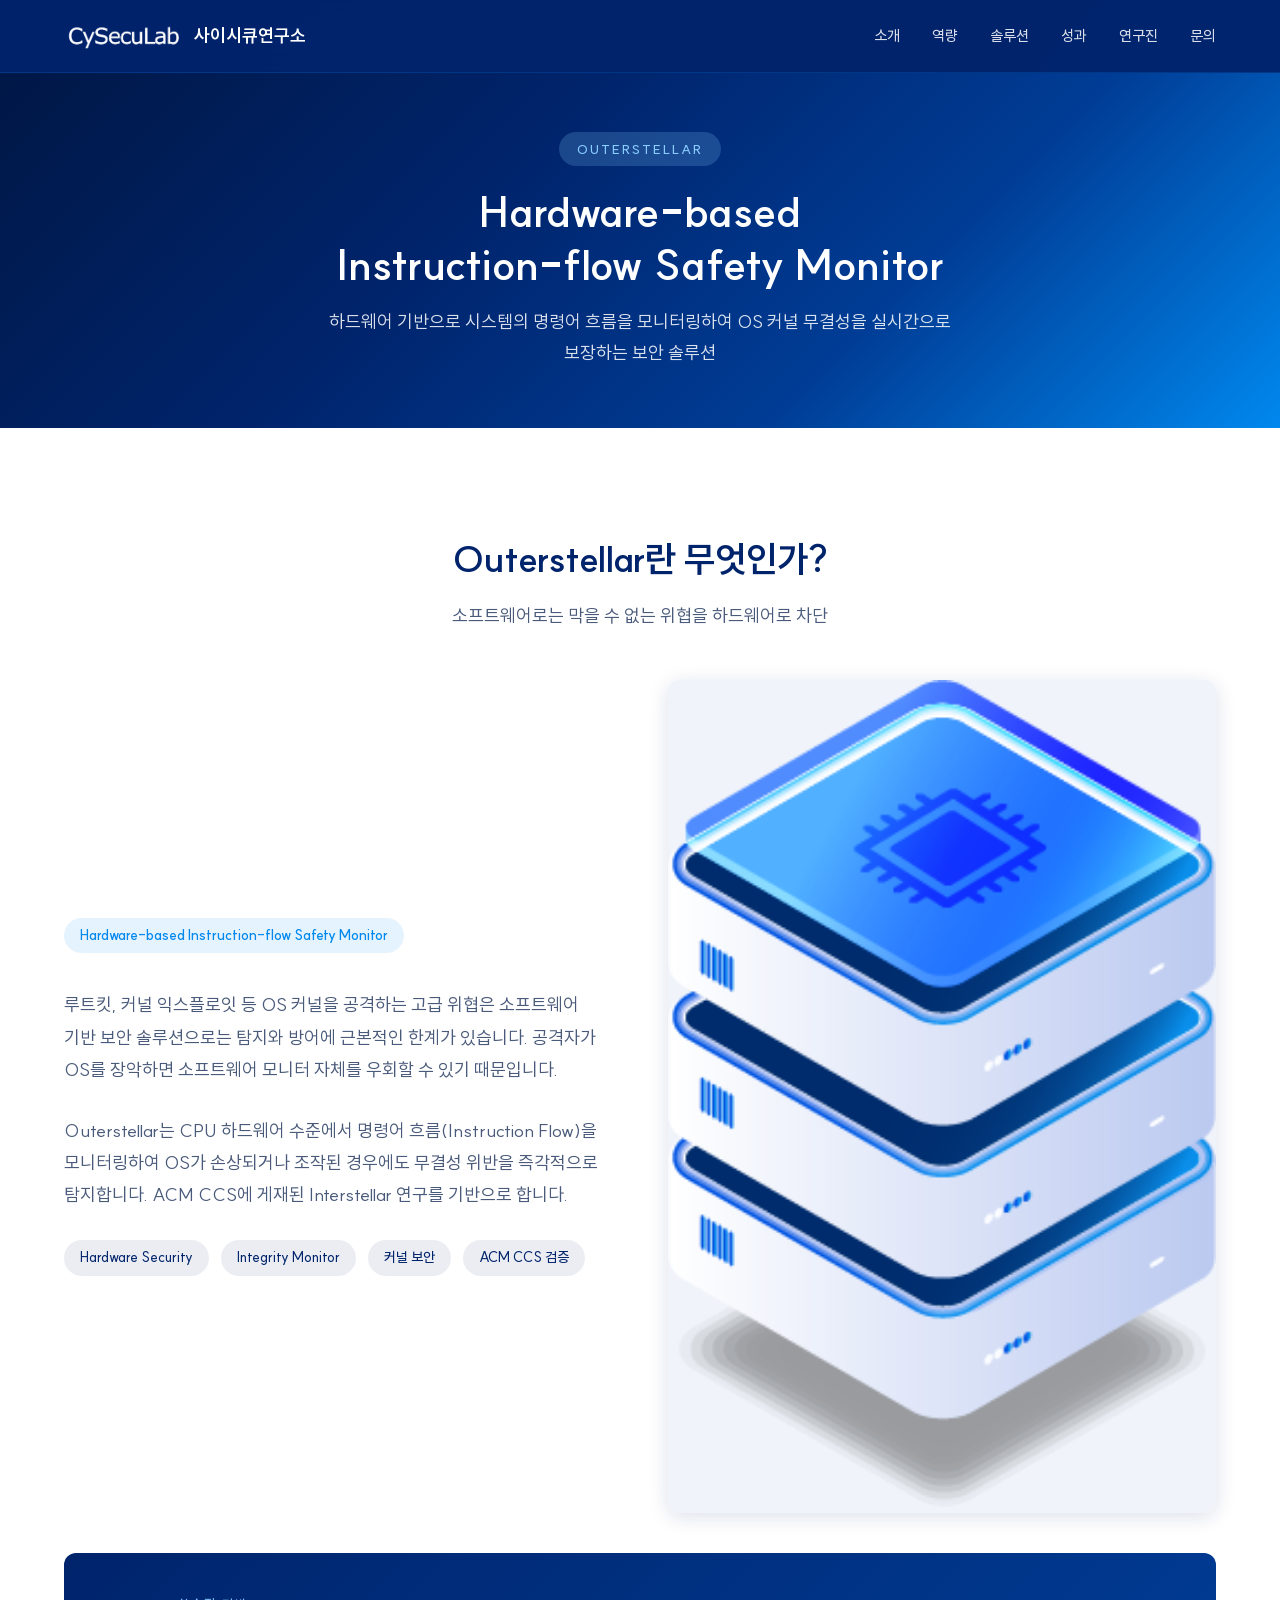
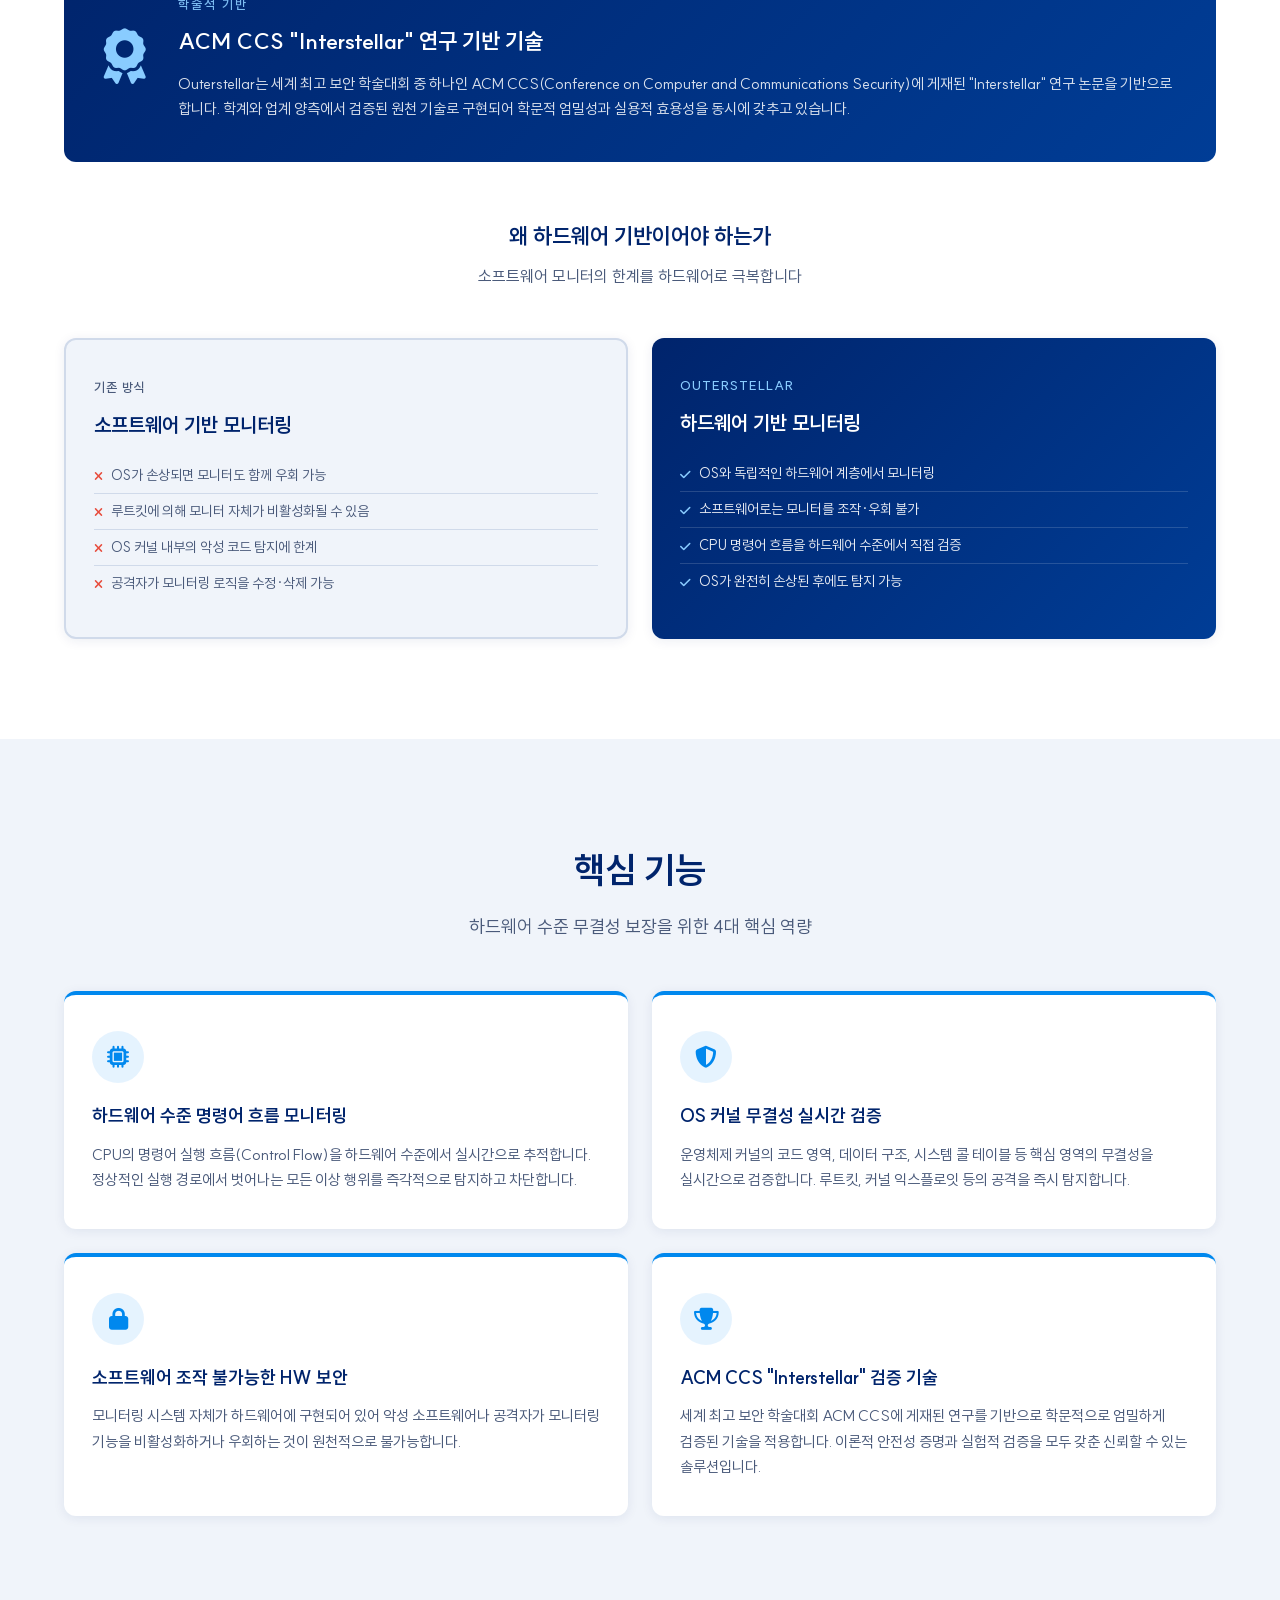
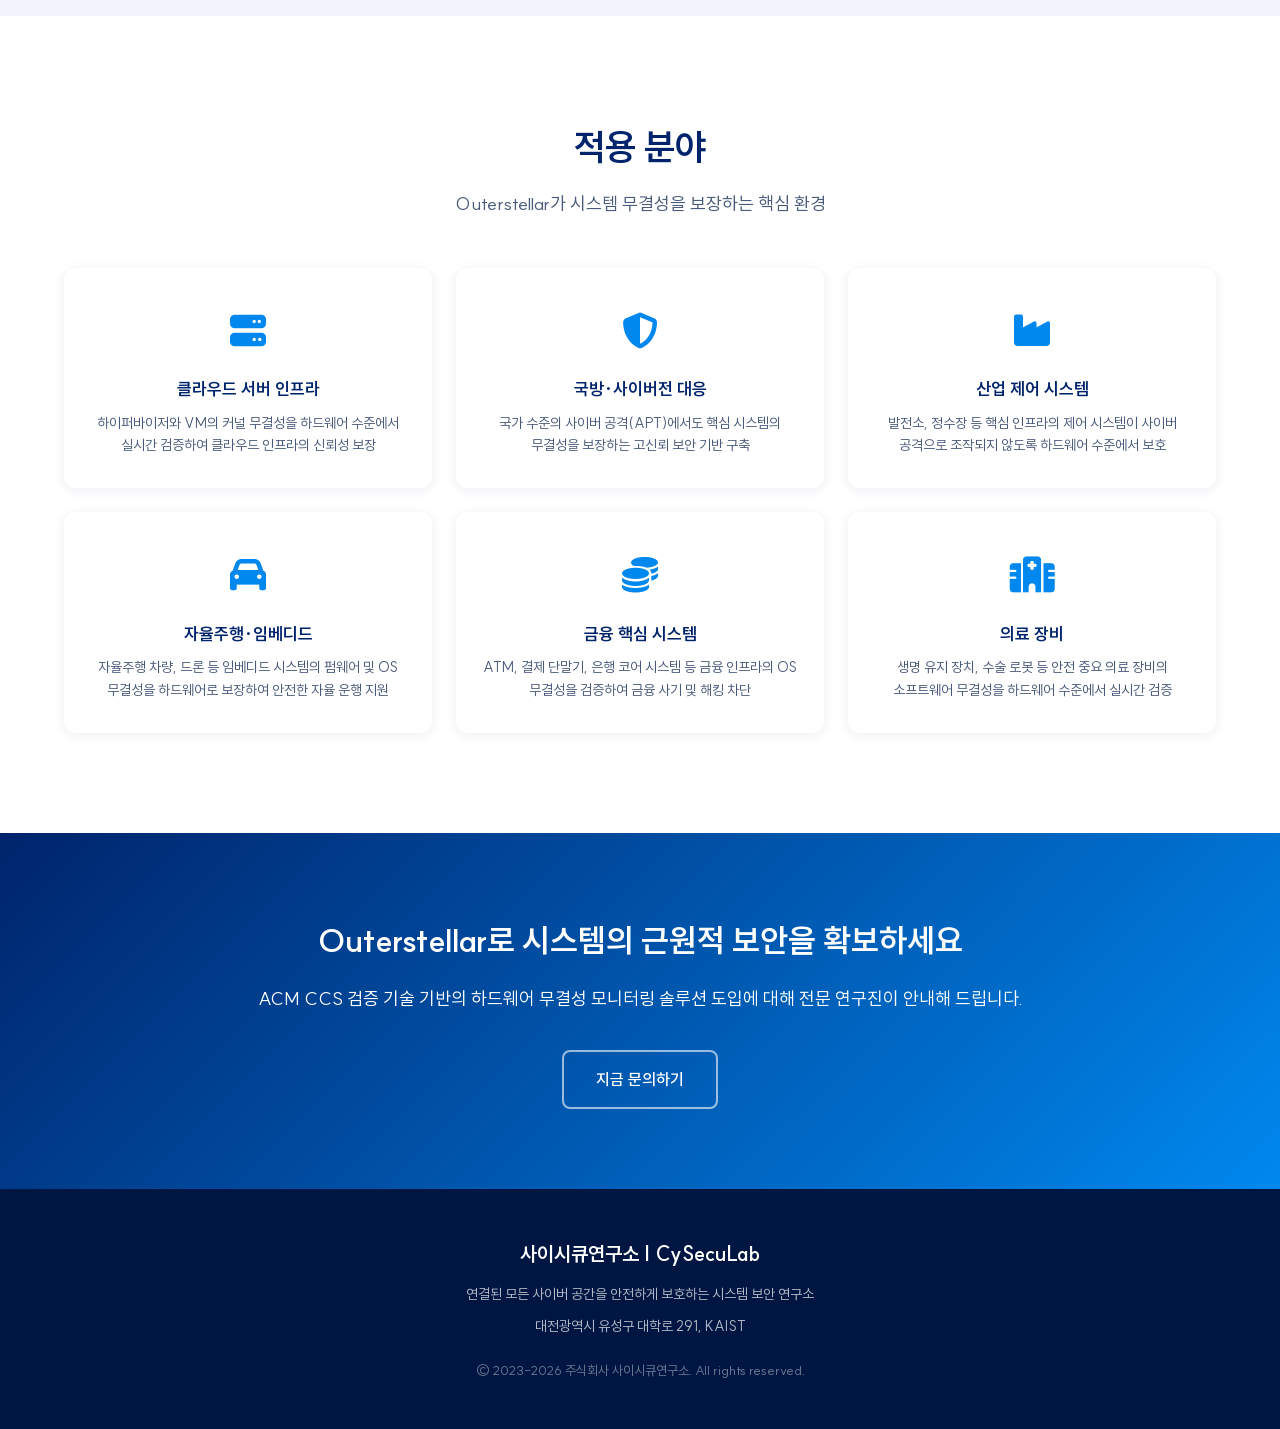
<file: solutions/outerstellar.html>
<!DOCTYPE html>
<html lang="ko">
<head>
  <meta charset="UTF-8">
  <meta name="viewport" content="width=device-width, initial-scale=1.0">
  <title>Outerstellar - Hardware-based Instruction-flow Safety Monitor | 사이시큐연구소</title>
  <meta name="description" content="하드웨어 기반으로 명령어 흐름을 모니터링하여 시스템 무결성을 보장하는 Outerstellar">
  <link rel="stylesheet" href="https://cdnjs.cloudflare.com/ajax/libs/font-awesome/6.5.1/css/all.min.css">
  <link rel="stylesheet" href="../style.css">
  <link rel="icon" type="image/png" href="../assets/images/logo.png">
  <link rel="stylesheet" href="../ppt-style.css">
  <style>
    .sol-hero {
      position: relative;
      min-height: 40vh;
      display: flex;
      align-items: center;
      justify-content: center;
      text-align: center;
      background: linear-gradient(135deg, #001642 0%, #00246C 40%, #003D96 70%, #0088EE 100%);
      color: #fff;
      padding-top: 72px;
    }
    .sol-hero__content {
      position: relative;
      z-index: 1;
      padding: 60px 24px;
    }
    .sol-hero__label {
      display: inline-block;
      background: rgba(137,204,255,0.2);
      color: #89CCFF;
      font-size: 13px;
      font-weight: 600;
      padding: 6px 18px;
      border-radius: 20px;
      letter-spacing: 2px;
      text-transform: uppercase;
      margin-bottom: 20px;
    }
    .sol-hero__title {
      font-size: 42px;
      font-weight: 700;
      line-height: 1.25;
      margin-bottom: 16px;
    }
    .sol-hero__subtitle {
      font-size: 18px;
      opacity: 0.85;
      max-width: 640px;
      margin: 0 auto;
    }
    .feature-grid {
      display: grid;
      grid-template-columns: repeat(2, 1fr);
      gap: var(--card-gap);
    }
    .feature-card {
      background: var(--bg);
      border-radius: var(--radius);
      padding: 36px 28px;
      box-shadow: var(--shadow);
      border-top: 4px solid var(--accent);
      transition: transform var(--transition), box-shadow var(--transition);
    }
    .feature-card:hover {
      transform: translateY(-4px);
      box-shadow: var(--shadow-hover);
    }
    .feature-card__icon {
      width: 52px;
      height: 52px;
      border-radius: 50%;
      background: rgba(0,136,238,0.1);
      display: flex;
      align-items: center;
      justify-content: center;
      font-size: 22px;
      color: var(--accent);
      margin-bottom: 18px;
    }
    .feature-card__title {
      font-size: 18px;
      font-weight: 700;
      color: var(--primary);
      margin-bottom: 10px;
    }
    .feature-card__desc {
      font-size: 15px;
      color: var(--text-secondary);
      line-height: 1.7;
    }
    .usecase-list {
      display: grid;
      grid-template-columns: repeat(3, 1fr);
      gap: var(--card-gap);
    }
    .usecase-item {
      background: var(--bg);
      border-radius: var(--radius);
      padding: 32px 24px;
      box-shadow: var(--shadow);
      text-align: center;
    }
    .usecase-item__icon {
      font-size: 36px;
      color: var(--accent);
      margin-bottom: 14px;
    }
    .usecase-item__title {
      font-size: 17px;
      font-weight: 700;
      color: var(--primary);
      margin-bottom: 8px;
    }
    .usecase-item__desc {
      font-size: 14px;
      color: var(--text-secondary);
      line-height: 1.6;
    }
    .sol-cta {
      background: linear-gradient(135deg, #00246C, #0088EE);
      color: #fff;
      text-align: center;
      padding: 80px 24px;
    }
    .sol-cta__title {
      font-size: 32px;
      font-weight: 700;
      margin-bottom: 16px;
    }
    .sol-cta__desc {
      font-size: 18px;
      opacity: 0.85;
      margin-bottom: 36px;
    }
    .solution-image-wrap {
      border-radius: var(--radius);
      overflow: hidden;
      box-shadow: var(--shadow-hover);
      background: var(--bg-alt);
      display: flex;
      align-items: center;
      justify-content: center;
      min-height: 280px;
    }
    .solution-image-wrap img {
      width: 100%;
      height: auto;
      display: block;
    }
    .research-badge {
      background: linear-gradient(135deg, #00246C, #003D96);
      color: #fff;
      border-radius: var(--radius);
      padding: 40px;
      margin-top: 40px;
      display: flex;
      align-items: center;
      gap: 32px;
    }
    .research-badge__icon {
      font-size: 56px;
      color: #89CCFF;
      flex-shrink: 0;
    }
    .research-badge__content {}
    .research-badge__label {
      font-size: 13px;
      font-weight: 600;
      color: rgba(137,204,255,0.9);
      text-transform: uppercase;
      letter-spacing: 2px;
      margin-bottom: 8px;
    }
    .research-badge__title {
      font-size: 22px;
      font-weight: 700;
      margin-bottom: 10px;
    }
    .research-badge__desc {
      font-size: 15px;
      opacity: 0.85;
      line-height: 1.7;
    }
    .hw-vs-sw {
      display: grid;
      grid-template-columns: 1fr 1fr;
      gap: var(--card-gap);
      margin-top: 48px;
    }
    .comparison-card {
      border-radius: var(--radius);
      padding: 36px 28px;
      box-shadow: var(--shadow);
    }
    .comparison-card--sw {
      background: var(--bg-alt);
      border: 2px solid var(--border);
    }
    .comparison-card--hw {
      background: linear-gradient(135deg, #00246C, #003D96);
      color: #fff;
    }
    .comparison-card__label {
      font-size: 13px;
      font-weight: 600;
      text-transform: uppercase;
      letter-spacing: 1px;
      margin-bottom: 10px;
    }
    .comparison-card--sw .comparison-card__label {
      color: var(--text-secondary);
    }
    .comparison-card--hw .comparison-card__label {
      color: #89CCFF;
    }
    .comparison-card__title {
      font-size: 20px;
      font-weight: 700;
      margin-bottom: 16px;
    }
    .comparison-card--sw .comparison-card__title {
      color: var(--primary);
    }
    .comparison-card--hw .comparison-card__title {
      color: #fff;
    }
    .comparison-list {
      list-style: none;
    }
    .comparison-list li {
      font-size: 14px;
      padding: 7px 0;
      border-bottom: 1px solid rgba(255,255,255,0.15);
      display: flex;
      align-items: flex-start;
      gap: 8px;
      line-height: 1.5;
    }
    .comparison-card--sw .comparison-list li {
      border-bottom-color: var(--border);
      color: var(--text-secondary);
    }
    .comparison-card--sw .comparison-list li::before {
      content: '\f00d';
      font-family: 'Font Awesome 6 Free';
      font-weight: 900;
      color: #e74c3c;
      font-size: 12px;
      margin-top: 3px;
    }
    .comparison-card--hw .comparison-list li {
      color: rgba(255,255,255,0.9);
    }
    .comparison-card--hw .comparison-list li::before {
      content: '\f00c';
      font-family: 'Font Awesome 6 Free';
      font-weight: 900;
      color: #89CCFF;
      font-size: 12px;
      margin-top: 3px;
    }
    .comparison-list li:last-child {
      border-bottom: none;
    }
    @media (max-width: 768px) {
      .sol-hero__title { font-size: 28px; }
      .feature-grid { grid-template-columns: 1fr; }
      .usecase-list { grid-template-columns: 1fr; }
      .hw-vs-sw { grid-template-columns: 1fr; }
      .overview-grid { grid-template-columns: 1fr !important; }
      .research-badge { flex-direction: column; text-align: center; }
    }
  </style>
</head>
<body>

  <!-- Navigation -->
  <nav class="nav">
    <div class="nav__inner">
      <a href="../index.html" class="nav__logo">
        <img src="../assets/images/logo-white.png" alt="CySecuLab">
        <span class="nav__logo-text">사이시큐연구소</span>
      </a>
      <ul class="nav__links">
        <li><a href="../index.html#about">소개</a></li>
        <li><a href="../index.html#capabilities">역량</a></li>
        <li><a href="../index.html#solutions">솔루션</a></li>
        <li><a href="../index.html#achievements">성과</a></li>
        <li><a href="../index.html#team">연구진</a></li>
        <li><a href="../index.html#contact">문의</a></li>
      </ul>
      <button class="nav__mobile-toggle" aria-label="메뉴 열기">
        <span></span><span></span><span></span>
      </button>
    </div>
  </nav>

  <!-- Hero -->
  <section class="sol-hero">
    <div class="sol-hero__content">
      <div class="sol-hero__label">Outerstellar</div>
      <h1 class="sol-hero__title">Hardware-based<br>Instruction-flow Safety Monitor</h1>
      <p class="sol-hero__subtitle">하드웨어 기반으로 시스템의 명령어 흐름을 모니터링하여 OS 커널 무결성을 실시간으로 보장하는 보안 솔루션</p>
    </div>
  </section>

  <!-- Overview -->
  <section class="section">
    <div class="container">
      <div class="section__header fade-up">
        <h2 class="section__title">Outerstellar란 무엇인가?</h2>
        <p class="section__subtitle">소프트웨어로는 막을 수 없는 위협을 하드웨어로 차단</p>
      </div>
      <div class="overview-grid fade-up" style="display: grid; grid-template-columns: 1fr 1fr; gap: 56px; align-items: center;">
        <div>
          <span class="about__label">Hardware-based Instruction-flow Safety Monitor</span>
          <p class="about__text" style="text-align: left; margin-top: 16px;">
            루트킷, 커널 익스플로잇 등 OS 커널을 공격하는 고급 위협은 소프트웨어 기반 보안 솔루션으로는
            탐지와 방어에 근본적인 한계가 있습니다. 공격자가 OS를 장악하면 소프트웨어 모니터 자체를 우회할 수 있기 때문입니다.
          </p>
          <p class="about__text" style="text-align: left;">
            Outerstellar는 CPU 하드웨어 수준에서 명령어 흐름(Instruction Flow)을 모니터링하여 OS가
            손상되거나 조작된 경우에도 무결성 위반을 즉각적으로 탐지합니다. ACM CCS에 게재된 Interstellar 연구를 기반으로 합니다.
          </p>
          <div class="about__badges" style="justify-content: flex-start;">
            <span class="badge">Hardware Security</span>
            <span class="badge">Integrity Monitor</span>
            <span class="badge">커널 보안</span>
            <span class="badge">ACM CCS 검증</span>
          </div>
        </div>
        <div class="solution-image-wrap">
          <img src="../assets/images/solution-outerstellar.png" alt="Outerstellar 아키텍처">
        </div>
      </div>

      <!-- Research Background -->
      <div class="research-badge fade-up">
        <div class="research-badge__icon"><i class="fa-solid fa-award"></i></div>
        <div class="research-badge__content">
          <div class="research-badge__label">학술적 기반</div>
          <div class="research-badge__title">ACM CCS "Interstellar" 연구 기반 기술</div>
          <div class="research-badge__desc">
            Outerstellar는 세계 최고 보안 학술대회 중 하나인 ACM CCS(Conference on Computer and Communications Security)에
            게재된 "Interstellar" 연구 논문을 기반으로 합니다. 학계와 업계 양측에서 검증된 원천 기술로 구현되어
            학문적 엄밀성과 실용적 효용성을 동시에 갖추고 있습니다.
          </div>
        </div>
      </div>

      <!-- HW vs SW Comparison -->
      <div class="fade-up">
        <h3 style="text-align: center; font-size: 22px; font-weight: 700; color: var(--primary); margin-top: 56px; margin-bottom: 8px;">왜 하드웨어 기반이어야 하는가</h3>
        <p style="text-align: center; color: var(--text-secondary); margin-bottom: 0;">소프트웨어 모니터의 한계를 하드웨어로 극복합니다</p>
        <div class="hw-vs-sw">
          <div class="comparison-card comparison-card--sw">
            <div class="comparison-card__label">기존 방식</div>
            <h3 class="comparison-card__title">소프트웨어 기반 모니터링</h3>
            <ul class="comparison-list">
              <li>OS가 손상되면 모니터도 함께 우회 가능</li>
              <li>루트킷에 의해 모니터 자체가 비활성화될 수 있음</li>
              <li>OS 커널 내부의 악성 코드 탐지에 한계</li>
              <li>공격자가 모니터링 로직을 수정·삭제 가능</li>
            </ul>
          </div>
          <div class="comparison-card comparison-card--hw">
            <div class="comparison-card__label">Outerstellar</div>
            <h3 class="comparison-card__title">하드웨어 기반 모니터링</h3>
            <ul class="comparison-list">
              <li>OS와 독립적인 하드웨어 계층에서 모니터링</li>
              <li>소프트웨어로는 모니터를 조작·우회 불가</li>
              <li>CPU 명령어 흐름을 하드웨어 수준에서 직접 검증</li>
              <li>OS가 완전히 손상된 후에도 탐지 가능</li>
            </ul>
          </div>
        </div>
      </div>
    </div>
  </section>

  <!-- Key Features -->
  <section class="section section--alt">
    <div class="container">
      <div class="section__header fade-up">
        <h2 class="section__title">핵심 기능</h2>
        <p class="section__subtitle">하드웨어 수준 무결성 보장을 위한 4대 핵심 역량</p>
      </div>
      <div class="feature-grid fade-up">
        <div class="feature-card">
          <div class="feature-card__icon"><i class="fa-solid fa-microchip"></i></div>
          <h3 class="feature-card__title">하드웨어 수준 명령어 흐름 모니터링</h3>
          <p class="feature-card__desc">CPU의 명령어 실행 흐름(Control Flow)을 하드웨어 수준에서 실시간으로 추적합니다. 정상적인 실행 경로에서 벗어나는 모든 이상 행위를 즉각적으로 탐지하고 차단합니다.</p>
        </div>
        <div class="feature-card">
          <div class="feature-card__icon"><i class="fa-solid fa-shield-halved"></i></div>
          <h3 class="feature-card__title">OS 커널 무결성 실시간 검증</h3>
          <p class="feature-card__desc">운영체제 커널의 코드 영역, 데이터 구조, 시스템 콜 테이블 등 핵심 영역의 무결성을 실시간으로 검증합니다. 루트킷, 커널 익스플로잇 등의 공격을 즉시 탐지합니다.</p>
        </div>
        <div class="feature-card">
          <div class="feature-card__icon"><i class="fa-solid fa-lock"></i></div>
          <h3 class="feature-card__title">소프트웨어 조작 불가능한 HW 보안</h3>
          <p class="feature-card__desc">모니터링 시스템 자체가 하드웨어에 구현되어 있어 악성 소프트웨어나 공격자가 모니터링 기능을 비활성화하거나 우회하는 것이 원천적으로 불가능합니다.</p>
        </div>
        <div class="feature-card">
          <div class="feature-card__icon"><i class="fa-solid fa-trophy"></i></div>
          <h3 class="feature-card__title">ACM CCS "Interstellar" 검증 기술</h3>
          <p class="feature-card__desc">세계 최고 보안 학술대회 ACM CCS에 게재된 연구를 기반으로 학문적으로 엄밀하게 검증된 기술을 적용합니다. 이론적 안전성 증명과 실험적 검증을 모두 갖춘 신뢰할 수 있는 솔루션입니다.</p>
        </div>
      </div>
    </div>
  </section>

  <!-- Use Cases -->
  <section class="section">
    <div class="container">
      <div class="section__header fade-up">
        <h2 class="section__title">적용 분야</h2>
        <p class="section__subtitle">Outerstellar가 시스템 무결성을 보장하는 핵심 환경</p>
      </div>
      <div class="usecase-list fade-up">
        <div class="usecase-item">
          <div class="usecase-item__icon"><i class="fa-solid fa-server"></i></div>
          <h3 class="usecase-item__title">클라우드 서버 인프라</h3>
          <p class="usecase-item__desc">하이퍼바이저와 VM의 커널 무결성을 하드웨어 수준에서 실시간 검증하여 클라우드 인프라의 신뢰성 보장</p>
        </div>
        <div class="usecase-item">
          <div class="usecase-item__icon"><i class="fa-solid fa-shield-halved"></i></div>
          <h3 class="usecase-item__title">국방·사이버전 대응</h3>
          <p class="usecase-item__desc">국가 수준의 사이버 공격(APT)에서도 핵심 시스템의 무결성을 보장하는 고신뢰 보안 기반 구축</p>
        </div>
        <div class="usecase-item">
          <div class="usecase-item__icon"><i class="fa-solid fa-industry"></i></div>
          <h3 class="usecase-item__title">산업 제어 시스템</h3>
          <p class="usecase-item__desc">발전소, 정수장 등 핵심 인프라의 제어 시스템이 사이버 공격으로 조작되지 않도록 하드웨어 수준에서 보호</p>
        </div>
        <div class="usecase-item">
          <div class="usecase-item__icon"><i class="fa-solid fa-car"></i></div>
          <h3 class="usecase-item__title">자율주행·임베디드</h3>
          <p class="usecase-item__desc">자율주행 차량, 드론 등 임베디드 시스템의 펌웨어 및 OS 무결성을 하드웨어로 보장하여 안전한 자율 운행 지원</p>
        </div>
        <div class="usecase-item">
          <div class="usecase-item__icon"><i class="fa-solid fa-coins"></i></div>
          <h3 class="usecase-item__title">금융 핵심 시스템</h3>
          <p class="usecase-item__desc">ATM, 결제 단말기, 은행 코어 시스템 등 금융 인프라의 OS 무결성을 검증하여 금융 사기 및 해킹 차단</p>
        </div>
        <div class="usecase-item">
          <div class="usecase-item__icon"><i class="fa-solid fa-hospital"></i></div>
          <h3 class="usecase-item__title">의료 장비</h3>
          <p class="usecase-item__desc">생명 유지 장치, 수술 로봇 등 안전 중요 의료 장비의 소프트웨어 무결성을 하드웨어 수준에서 실시간 검증</p>
        </div>
      </div>
    </div>
  </section>

  <!-- CTA -->
  <section class="sol-cta">
    <div class="container">
      <h2 class="sol-cta__title fade-up">Outerstellar로 시스템의 근원적 보안을 확보하세요</h2>
      <p class="sol-cta__desc fade-up">ACM CCS 검증 기술 기반의 하드웨어 무결성 모니터링 솔루션 도입에 대해 전문 연구진이 안내해 드립니다.</p>
      <div class="fade-up">
        <a href="../index.html#contact" class="btn btn--secondary">지금 문의하기</a>
      </div>
    </div>
  </section>

  <!-- Footer -->
  <footer class="footer">
    <div class="container">
      <p class="footer__logo">사이시큐연구소 | CySecuLab</p>
      <p class="footer__text">연결된 모든 사이버 공간을 안전하게 보호하는 시스템 보안 연구소</p>
      <p class="footer__text">대전광역시 유성구 대학로 291, KAIST</p>
      <p class="footer__copyright">&copy; 2023-2026 주식회사 사이시큐연구소. All rights reserved.</p>
    </div>
  </footer>

  <script src="../script.js"></script>
</body>
</html>
</file>
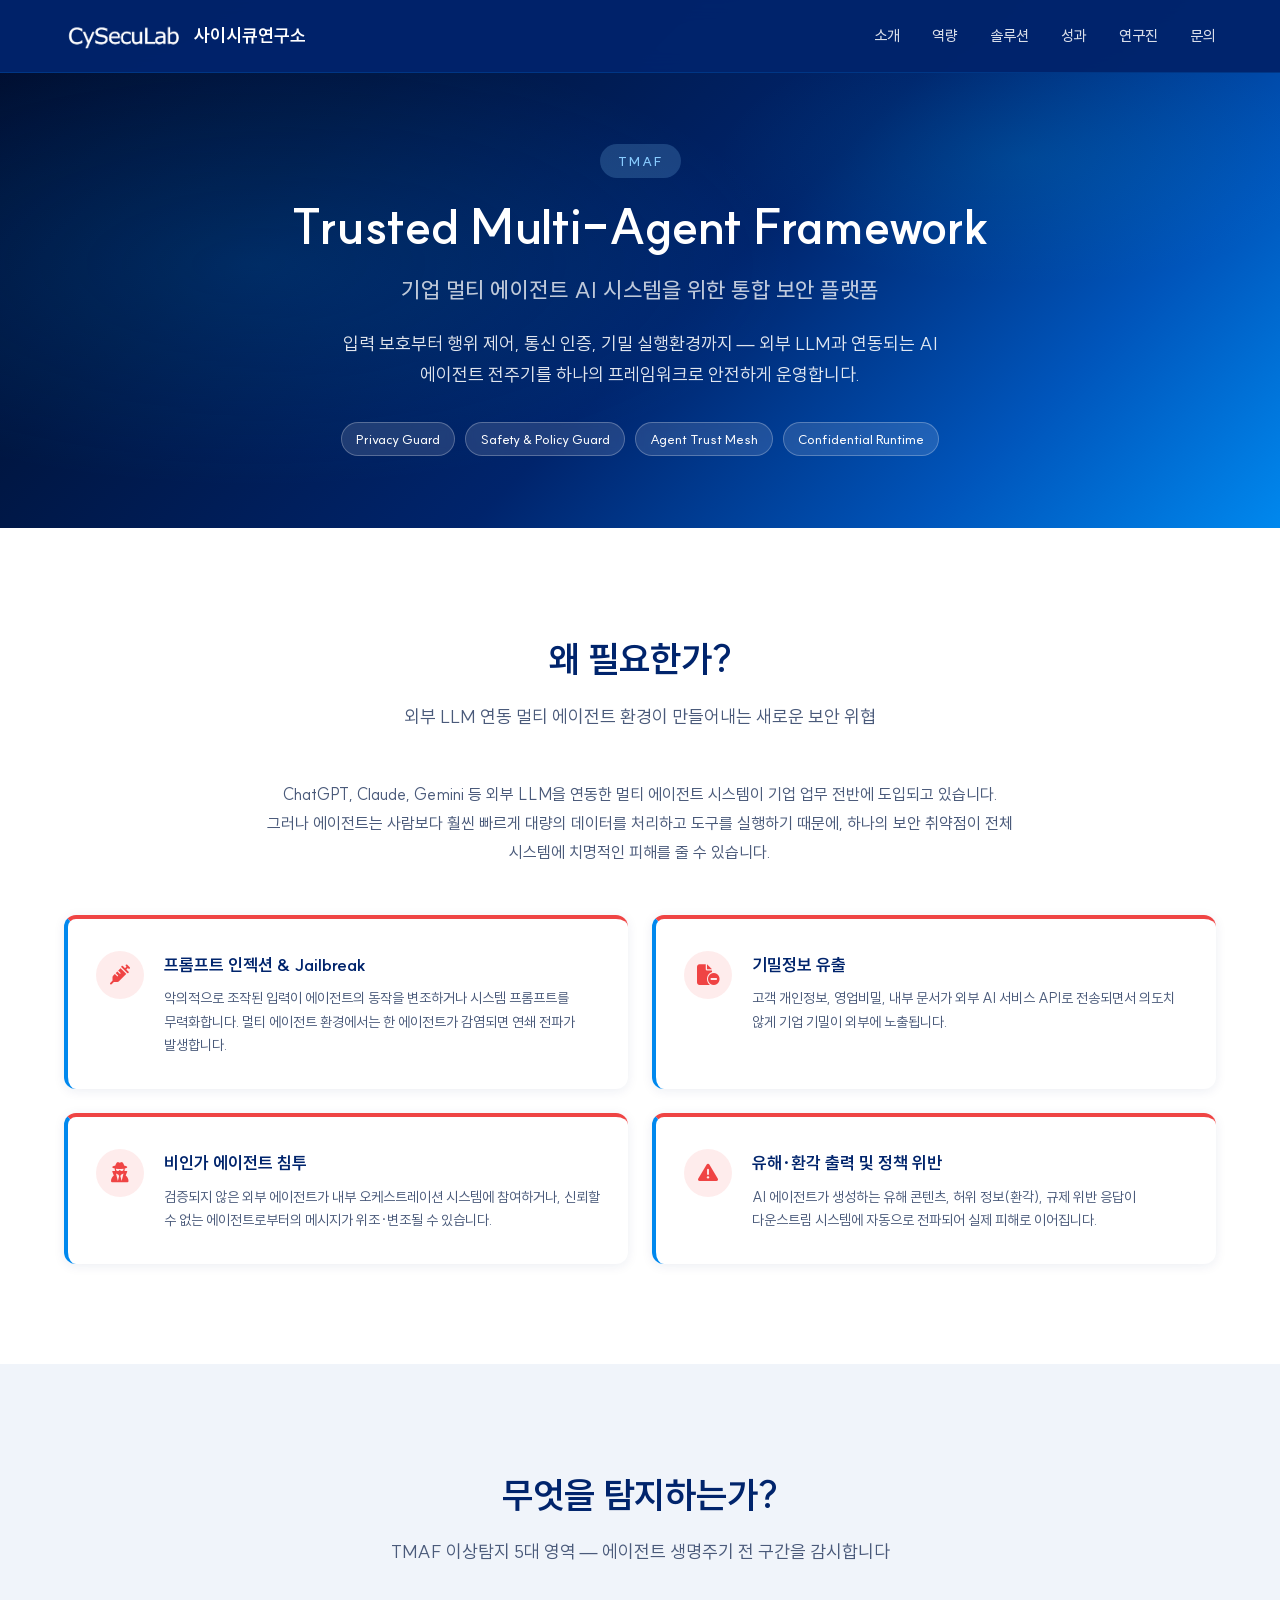
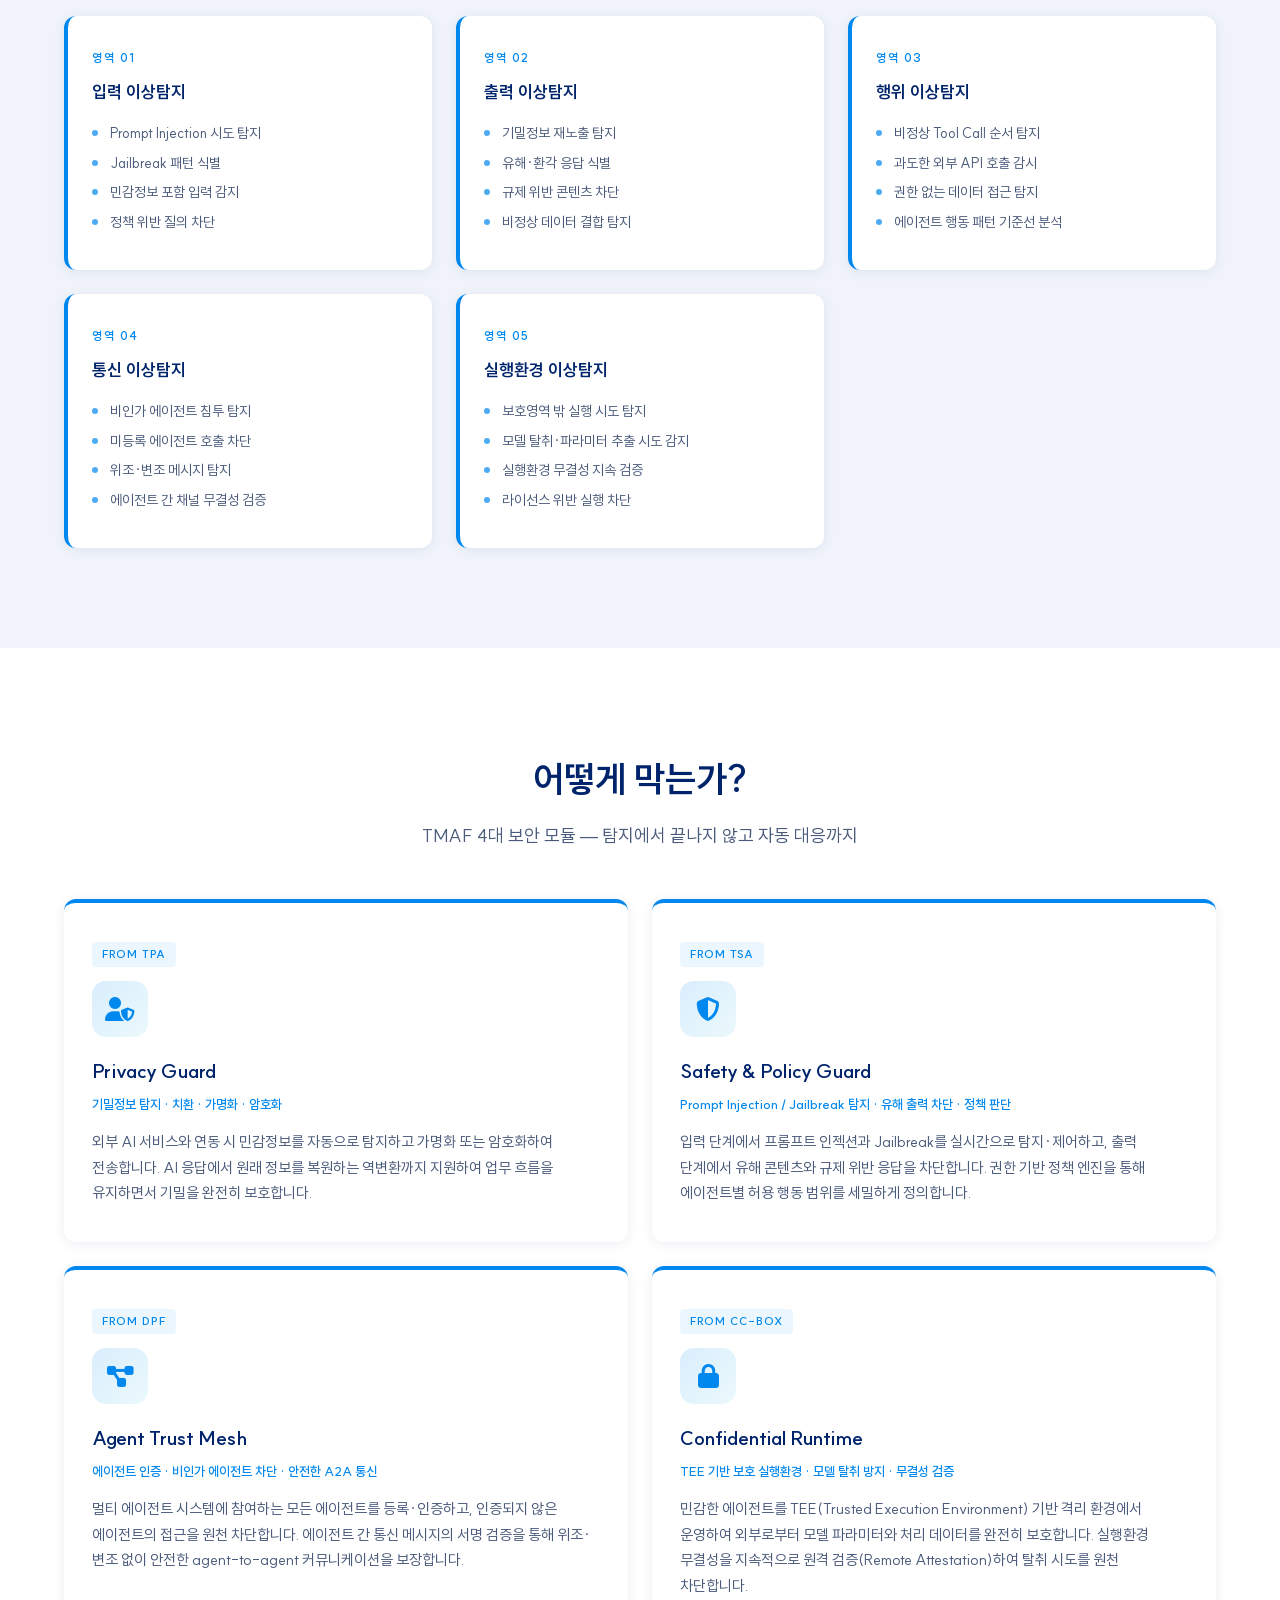
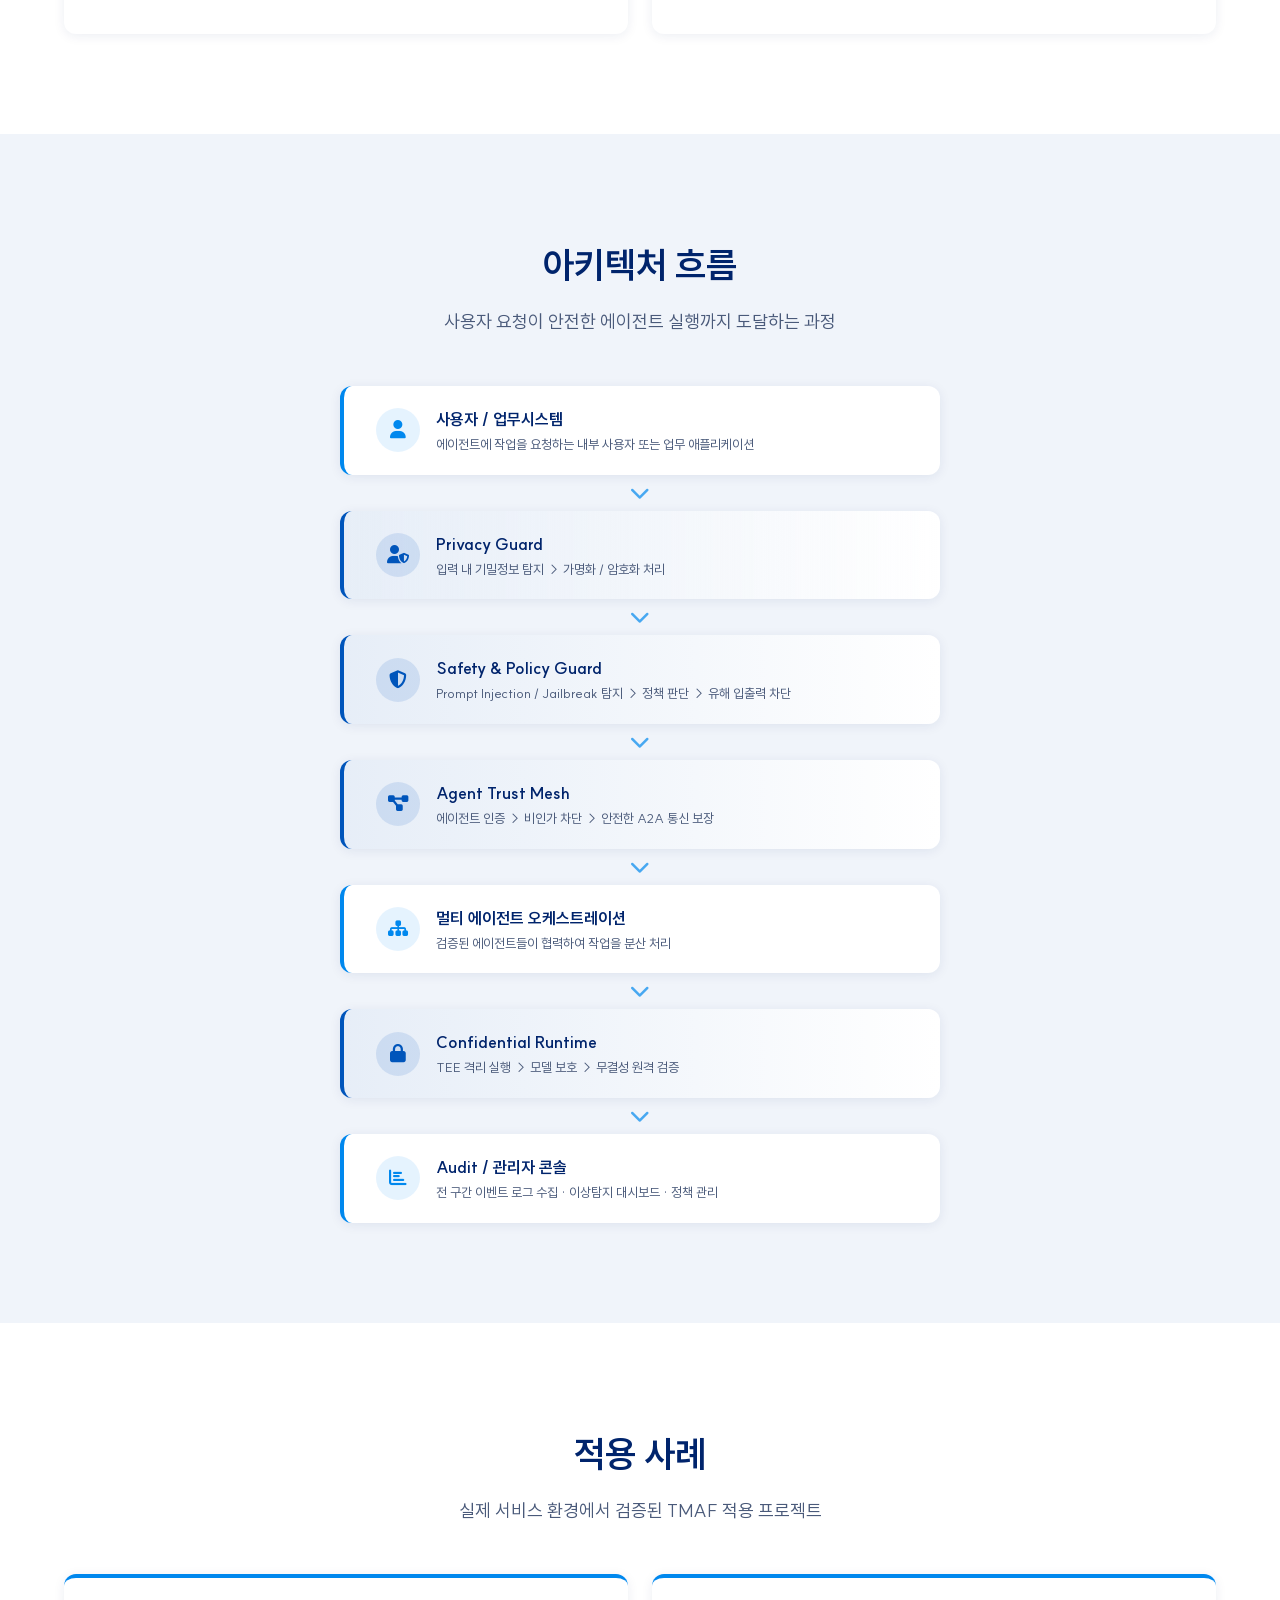
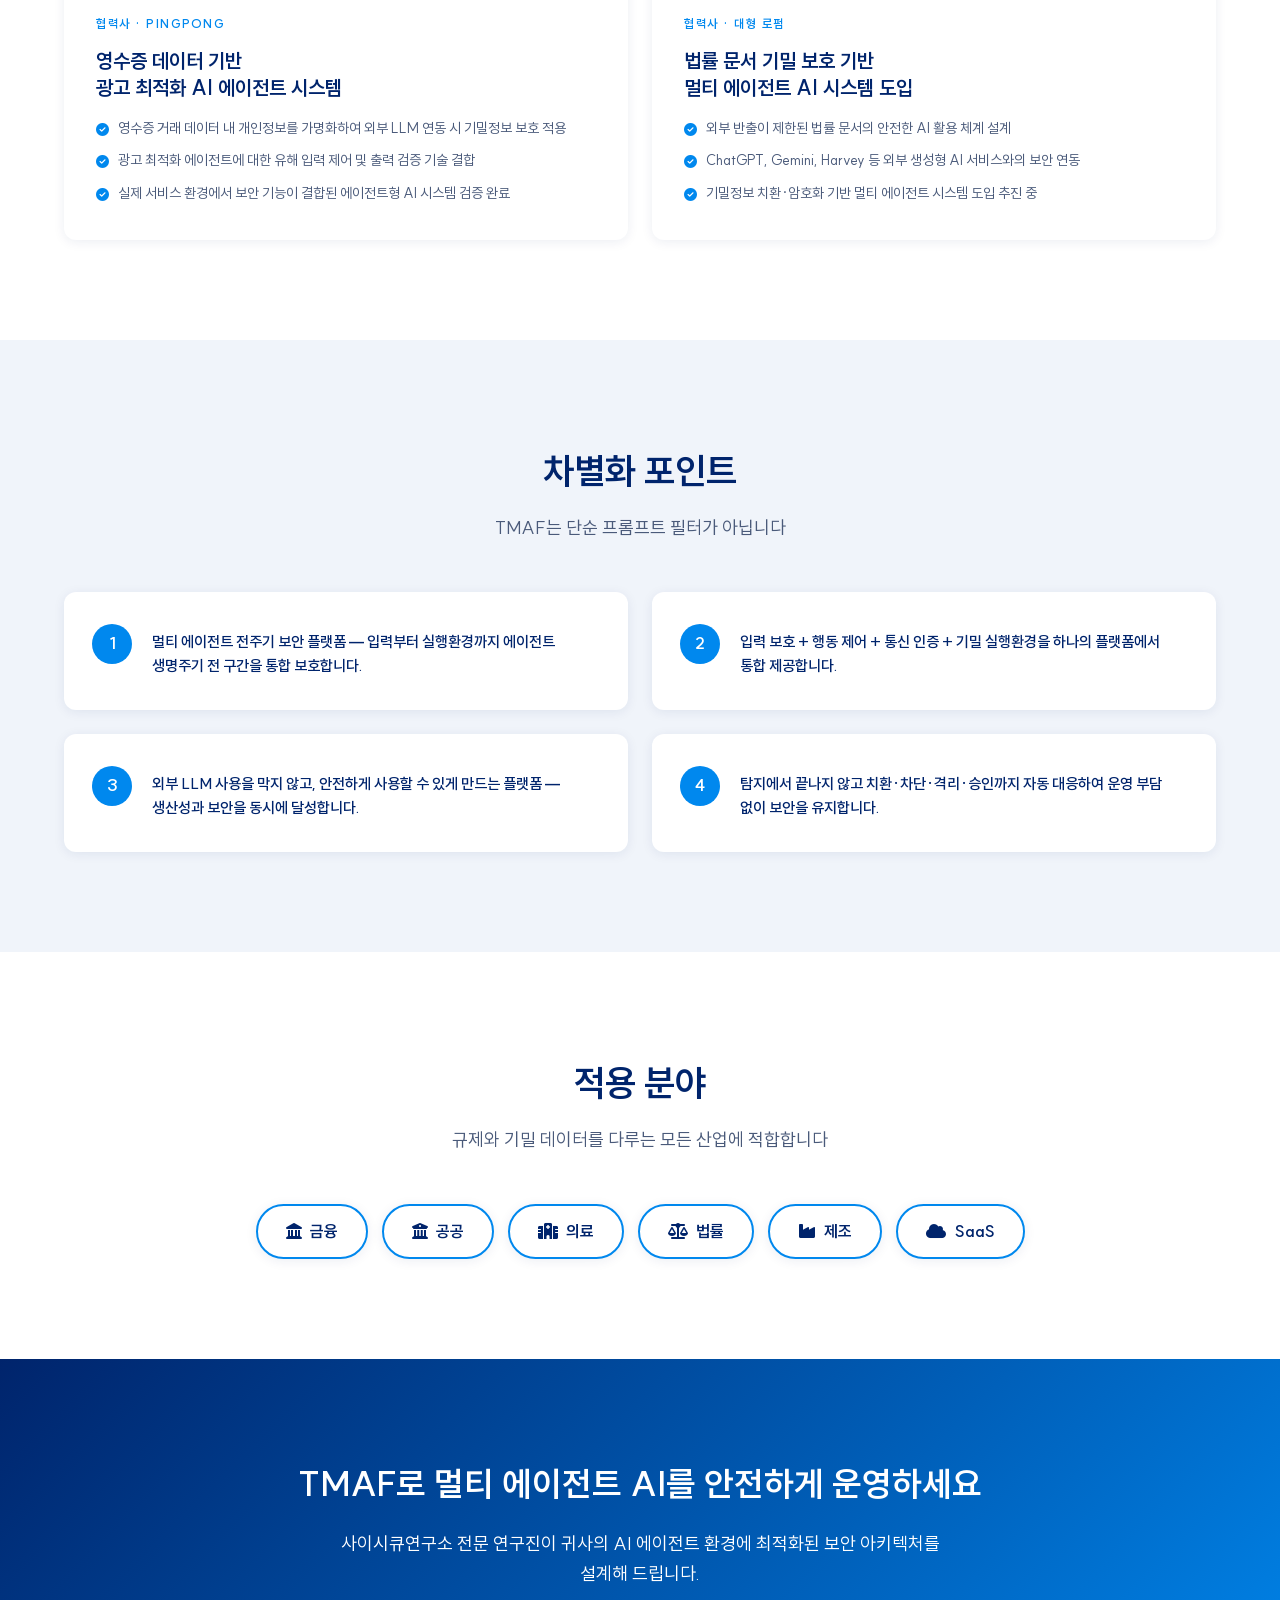
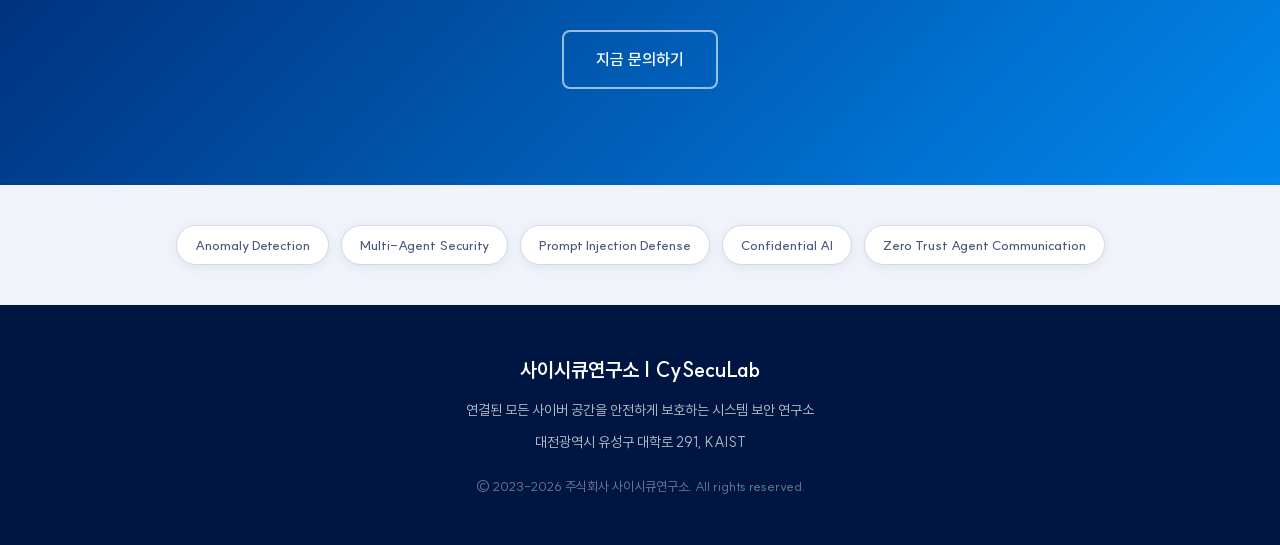
<file: solutions/tmaf.html>
<!DOCTYPE html>
<html lang="ko">
<head>
  <meta charset="UTF-8">
  <meta name="viewport" content="width=device-width, initial-scale=1.0">
  <title>TMAF - Trusted Multi-Agent Framework | 사이시큐연구소</title>
  <meta name="description" content="기업 멀티 에이전트 AI 시스템을 위한 통합 보안 플랫폼 TMAF — 입력 보호부터 기밀 실행환경까지 전주기 보안">
  <link rel="stylesheet" href="https://cdnjs.cloudflare.com/ajax/libs/font-awesome/6.5.1/css/all.min.css">
  <link rel="stylesheet" href="../style.css">
  <link rel="icon" type="image/png" href="../assets/images/logo.png">
  <link rel="stylesheet" href="../ppt-style.css">
  <style>
    /* ---- Hero ---- */
    .sol-hero {
      position: relative;
      min-height: 40vh;
      display: flex;
      align-items: center;
      justify-content: center;
      text-align: center;
      background: linear-gradient(135deg, #000d2e 0%, #001642 25%, #00246C 55%, #0055BB 80%, #0088EE 100%);
      color: #fff;
      padding-top: 72px;
      overflow: hidden;
    }
    .sol-hero::before {
      content: '';
      position: absolute;
      inset: 0;
      background:
        radial-gradient(ellipse 60% 60% at 20% 50%, rgba(0,136,238,0.18) 0%, transparent 70%),
        radial-gradient(ellipse 40% 40% at 80% 30%, rgba(0,180,216,0.12) 0%, transparent 60%);
      pointer-events: none;
    }
    .sol-hero__content {
      position: relative;
      z-index: 1;
      padding: 72px 24px;
    }
    .sol-hero__label {
      display: inline-block;
      background: rgba(137,204,255,0.2);
      color: #89CCFF;
      font-size: 13px;
      font-weight: 600;
      padding: 6px 18px;
      border-radius: 20px;
      letter-spacing: 2px;
      text-transform: uppercase;
      margin-bottom: 20px;
    }
    .sol-hero__title {
      font-size: 48px;
      font-weight: 700;
      line-height: 1.2;
      margin-bottom: 16px;
      letter-spacing: -0.5px;
    }
    .sol-hero__fullname {
      font-size: 22px;
      font-weight: 500;
      opacity: 0.75;
      margin-bottom: 20px;
      letter-spacing: 0.5px;
    }
    .sol-hero__subtitle {
      font-size: 18px;
      opacity: 0.88;
      max-width: 660px;
      margin: 0 auto 32px;
      line-height: 1.7;
    }
    .sol-hero__badges {
      display: flex;
      flex-wrap: wrap;
      gap: 10px;
      justify-content: center;
    }
    .sol-hero__badge {
      background: rgba(255,255,255,0.12);
      border: 1px solid rgba(255,255,255,0.25);
      color: #fff;
      font-size: 13px;
      font-weight: 500;
      padding: 5px 14px;
      border-radius: 20px;
      backdrop-filter: blur(4px);
    }

    /* ---- Feature / Detection grid ---- */
    .feature-grid {
      display: grid;
      grid-template-columns: repeat(2, 1fr);
      gap: var(--card-gap);
    }
    .feature-card {
      background: var(--bg);
      border-radius: var(--radius);
      padding: 36px 28px;
      box-shadow: var(--shadow);
      border-top: 4px solid var(--accent);
      transition: transform var(--transition), box-shadow var(--transition);
    }
    .feature-card:hover {
      transform: translateY(-4px);
      box-shadow: var(--shadow-hover);
    }
    .feature-card__icon {
      width: 52px;
      height: 52px;
      border-radius: 50%;
      background: rgba(0,136,238,0.1);
      display: flex;
      align-items: center;
      justify-content: center;
      font-size: 22px;
      color: var(--accent);
      margin-bottom: 18px;
    }
    .feature-card__title {
      font-size: 18px;
      font-weight: 700;
      color: var(--primary);
      margin-bottom: 10px;
    }
    .feature-card__desc {
      font-size: 15px;
      color: var(--text-secondary);
      line-height: 1.7;
    }

    /* ---- Detection 5-grid ---- */
    .detect-grid {
      display: grid;
      grid-template-columns: repeat(3, 1fr);
      gap: var(--card-gap);
    }
    .detect-card {
      background: var(--bg);
      border-radius: var(--radius);
      padding: 32px 24px;
      box-shadow: var(--shadow);
      border-left: 4px solid var(--accent);
      transition: transform var(--transition), box-shadow var(--transition);
    }
    /* Center last row (2 cards) in 3-col grid */
    .detect-grid {
      justify-content: center;
    }
    .detect-card:hover {
      transform: translateY(-4px);
      box-shadow: var(--shadow-hover);
    }
    .detect-card__num {
      font-size: 12px;
      font-weight: 700;
      letter-spacing: 1.5px;
      text-transform: uppercase;
      color: var(--accent);
      margin-bottom: 10px;
    }
    .detect-card__title {
      font-size: 17px;
      font-weight: 700;
      color: var(--primary);
      margin-bottom: 12px;
    }
    .detect-card__list {
      list-style: none;
      padding: 0;
      margin: 0;
    }
    .detect-card__list li {
      font-size: 14px;
      color: var(--text-secondary);
      padding: 4px 0;
      padding-left: 18px;
      position: relative;
      line-height: 1.55;
    }
    .detect-card__list li::before {
      content: '';
      position: absolute;
      left: 0;
      top: 11px;
      width: 6px;
      height: 6px;
      border-radius: 50%;
      background: var(--accent);
      opacity: 0.7;
    }

    /* ---- Problem cards (Section 1) ---- */
    .problem-grid {
      display: grid;
      grid-template-columns: repeat(2, 1fr);
      gap: var(--card-gap);
    }
    .problem-card {
      background: var(--bg);
      border-radius: var(--radius);
      padding: 32px 28px;
      box-shadow: var(--shadow);
      border-top: 4px solid #EF4444;
      display: flex;
      gap: 20px;
      align-items: flex-start;
      transition: transform var(--transition), box-shadow var(--transition);
    }
    .problem-card:hover {
      transform: translateY(-3px);
      box-shadow: var(--shadow-hover);
    }
    .problem-card__icon {
      width: 48px;
      height: 48px;
      border-radius: 50%;
      background: rgba(239,68,68,0.1);
      display: flex;
      align-items: center;
      justify-content: center;
      font-size: 20px;
      color: #EF4444;
      flex-shrink: 0;
    }
    .problem-card__body {}
    .problem-card__title {
      font-size: 17px;
      font-weight: 700;
      color: var(--primary);
      margin-bottom: 8px;
    }
    .problem-card__desc {
      font-size: 14px;
      color: var(--text-secondary);
      line-height: 1.65;
    }

    /* ---- Module (4-card) ---- */
    .module-grid {
      display: grid;
      grid-template-columns: repeat(2, 1fr);
      gap: var(--card-gap);
    }
    .module-card {
      background: var(--bg);
      border-radius: var(--radius);
      padding: 36px 28px;
      box-shadow: var(--shadow);
      border-top: 4px solid var(--accent);
      transition: transform var(--transition), box-shadow var(--transition);
      position: relative;
    }
    .module-card:hover {
      transform: translateY(-4px);
      box-shadow: var(--shadow-hover);
    }
    .module-card__tag {
      display: inline-block;
      background: rgba(0,136,238,0.08);
      color: var(--accent);
      font-size: 11px;
      font-weight: 700;
      letter-spacing: 1px;
      text-transform: uppercase;
      padding: 3px 10px;
      border-radius: 4px;
      margin-bottom: 14px;
    }
    .module-card__icon {
      width: 56px;
      height: 56px;
      border-radius: 14px;
      background: linear-gradient(135deg, rgba(0,136,238,0.15), rgba(0,180,216,0.08));
      display: flex;
      align-items: center;
      justify-content: center;
      font-size: 24px;
      color: var(--accent);
      margin-bottom: 18px;
    }
    .module-card__title {
      font-size: 19px;
      font-weight: 700;
      color: var(--primary);
      margin-bottom: 6px;
    }
    .module-card__subtitle {
      font-size: 13px;
      color: var(--accent);
      font-weight: 600;
      margin-bottom: 14px;
    }
    .module-card__desc {
      font-size: 15px;
      color: var(--text-secondary);
      line-height: 1.7;
    }

    /* ---- Architecture pipeline ---- */
    .arch-pipeline {
      display: flex;
      flex-direction: column;
      align-items: center;
      gap: 0;
      max-width: 600px;
      margin: 48px auto 0;
    }
    .arch-step {
      width: 100%;
      background: var(--bg);
      border-radius: var(--radius);
      padding: 20px 32px;
      box-shadow: var(--shadow);
      display: flex;
      align-items: center;
      gap: 16px;
      border-left: 4px solid var(--accent);
      transition: transform var(--transition), box-shadow var(--transition);
    }
    .arch-step:hover {
      transform: translateX(4px);
      box-shadow: var(--shadow-hover);
    }
    .arch-step__icon {
      width: 44px;
      height: 44px;
      border-radius: 50%;
      background: rgba(0,136,238,0.1);
      display: flex;
      align-items: center;
      justify-content: center;
      font-size: 18px;
      color: var(--accent);
      flex-shrink: 0;
    }
    .arch-step__body { flex: 1; }
    .arch-step__title {
      font-size: 16px;
      font-weight: 700;
      color: var(--primary);
    }
    .arch-step__desc {
      font-size: 13px;
      color: var(--text-secondary);
      margin-top: 2px;
      line-height: 1.5;
    }
    .arch-arrow {
      display: flex;
      align-items: center;
      justify-content: center;
      height: 36px;
      color: var(--accent);
      font-size: 20px;
      opacity: 0.7;
    }
    .arch-step--highlight {
      border-left-color: #0055BB;
      background: linear-gradient(90deg, rgba(0,85,187,0.04) 0%, var(--bg) 100%);
    }
    .arch-step--highlight .arch-step__icon {
      background: rgba(0,85,187,0.12);
      color: #0055BB;
    }

    /* ---- Case studies ---- */
    .case-grid {
      display: grid;
      grid-template-columns: repeat(2, 1fr);
      gap: var(--card-gap);
    }
    .case-card {
      background: var(--bg);
      border-radius: var(--radius);
      padding: 36px 32px;
      box-shadow: var(--shadow);
      border-top: 4px solid var(--accent);
      transition: transform var(--transition), box-shadow var(--transition);
    }
    .case-card:hover {
      transform: translateY(-4px);
      box-shadow: var(--shadow-hover);
    }
    .case-card__partner {
      font-size: 12px;
      font-weight: 700;
      letter-spacing: 1.5px;
      text-transform: uppercase;
      color: var(--accent);
      margin-bottom: 12px;
    }
    .case-card__title {
      font-size: 20px;
      font-weight: 700;
      color: var(--primary);
      margin-bottom: 16px;
      line-height: 1.35;
    }
    .case-card__list {
      list-style: none;
      padding: 0;
      margin: 0;
      display: flex;
      flex-direction: column;
      gap: 10px;
    }
    .case-card__list li {
      font-size: 14px;
      color: var(--text-secondary);
      padding-left: 22px;
      position: relative;
      line-height: 1.6;
    }
    .case-card__list li::before {
      content: '\f058';
      font-family: 'Font Awesome 6 Free';
      font-weight: 900;
      position: absolute;
      left: 0;
      top: 2px;
      color: var(--accent);
      font-size: 13px;
    }

    /* ---- Differentiators ---- */
    .diff-grid {
      display: grid;
      grid-template-columns: repeat(2, 1fr);
      gap: var(--card-gap);
    }
    .diff-card {
      background: var(--bg);
      border-radius: var(--radius);
      padding: 32px 28px;
      box-shadow: var(--shadow);
      display: flex;
      gap: 20px;
      align-items: flex-start;
      transition: transform var(--transition), box-shadow var(--transition);
    }
    .diff-card:hover {
      transform: translateY(-3px);
      box-shadow: var(--shadow-hover);
    }
    .diff-card__num {
      width: 40px;
      height: 40px;
      border-radius: 50%;
      background: var(--accent);
      color: #fff;
      font-size: 17px;
      font-weight: 700;
      display: flex;
      align-items: center;
      justify-content: center;
      flex-shrink: 0;
    }
    .diff-card__text {
      font-size: 15px;
      color: var(--primary);
      font-weight: 600;
      line-height: 1.6;
      padding-top: 6px;
    }

    /* ---- Industry tags ---- */
    .industry-tags {
      display: flex;
      flex-wrap: wrap;
      gap: 14px;
      justify-content: center;
      margin-top: 40px;
    }
    .industry-tag {
      background: var(--bg);
      border: 2px solid var(--accent);
      color: var(--primary);
      font-size: 16px;
      font-weight: 700;
      padding: 12px 28px;
      border-radius: 50px;
      box-shadow: var(--shadow);
      transition: all var(--transition);
      cursor: default;
    }
    .industry-tag:hover {
      background: var(--accent);
      color: #fff;
      transform: translateY(-2px);
      box-shadow: var(--shadow-hover);
    }

    /* ---- CTA ---- */
    .sol-cta {
      background: linear-gradient(135deg, #00246C, #0088EE);
      color: #fff;
      text-align: center;
      padding: 96px 24px;
    }
    .sol-cta__title {
      font-size: 34px;
      font-weight: 700;
      margin-bottom: 16px;
    }
    .sol-cta__desc {
      font-size: 18px;
      opacity: 0.88;
      margin-bottom: 40px;
      max-width: 600px;
      margin-left: auto;
      margin-right: auto;
    }

    /* ---- Bottom badges ---- */
    .bottom-badges {
      background: var(--bg-alt);
      padding: 40px 24px;
      text-align: center;
    }
    .bottom-badges__inner {
      display: flex;
      flex-wrap: wrap;
      gap: 12px;
      justify-content: center;
    }
    .bottom-badge {
      background: var(--bg);
      border: 1px solid var(--border);
      color: var(--text-secondary);
      font-size: 13px;
      font-weight: 600;
      padding: 8px 18px;
      border-radius: 20px;
      box-shadow: var(--shadow);
    }

    /* ---- Responsive ---- */
    @media (max-width: 768px) {
      .sol-hero__title { font-size: 32px; }
      .sol-hero__fullname { font-size: 17px; }
      .sol-hero__subtitle { font-size: 16px; }
      .feature-grid,
      .problem-grid,
      .module-grid,
      .case-grid,
      .diff-grid { grid-template-columns: 1fr; }
      .detect-grid { grid-template-columns: 1fr; }
      .arch-pipeline { max-width: 100%; }
    }
  </style>
</head>
<body>

  <!-- Navigation -->
  <nav class="nav">
    <div class="nav__inner">
      <a href="../index.html" class="nav__logo">
        <img src="../assets/images/logo-white.png" alt="CySecuLab">
        <span class="nav__logo-text">사이시큐연구소</span>
      </a>
      <ul class="nav__links">
        <li><a href="../index.html#about">소개</a></li>
        <li><a href="../index.html#capabilities">역량</a></li>
        <li><a href="../index.html#solutions">솔루션</a></li>
        <li><a href="../index.html#achievements">성과</a></li>
        <li><a href="../index.html#team">연구진</a></li>
        <li><a href="../index.html#contact">문의</a></li>
      </ul>
      <button class="nav__mobile-toggle" aria-label="메뉴 열기">
        <span></span><span></span><span></span>
      </button>
    </div>
  </nav>

  <!-- ========== HERO ========== -->
  <section class="sol-hero">
    <div class="sol-hero__content">
      <div class="sol-hero__label">TMAF</div>
      <h1 class="sol-hero__title">Trusted Multi-Agent Framework</h1>
      <p class="sol-hero__fullname">기업 멀티 에이전트 AI 시스템을 위한 통합 보안 플랫폼</p>
      <p class="sol-hero__subtitle">입력 보호부터 행위 제어, 통신 인증, 기밀 실행환경까지 — 외부 LLM과 연동되는 AI 에이전트 전주기를 하나의 프레임워크로 안전하게 운영합니다.</p>
      <div class="sol-hero__badges">
        <span class="sol-hero__badge">Privacy Guard</span>
        <span class="sol-hero__badge">Safety &amp; Policy Guard</span>
        <span class="sol-hero__badge">Agent Trust Mesh</span>
        <span class="sol-hero__badge">Confidential Runtime</span>
      </div>
    </div>
  </section>

  <!-- ========== SECTION 1: 왜 필요한가 ========== -->
  <section class="section">
    <div class="container">
      <div class="section__header fade-up">
        <h2 class="section__title">왜 필요한가?</h2>
        <p class="section__subtitle">외부 LLM 연동 멀티 에이전트 환경이 만들어내는 새로운 보안 위협</p>
      </div>
      <p class="fade-up" style="text-align: center; max-width: 760px; margin: 0 auto 48px; font-size: 16px; color: var(--text-secondary); line-height: 1.8;">
        ChatGPT, Claude, Gemini 등 외부 LLM을 연동한 멀티 에이전트 시스템이 기업 업무 전반에 도입되고 있습니다. 그러나 에이전트는 사람보다 훨씬 빠르게 대량의 데이터를 처리하고 도구를 실행하기 때문에, 하나의 보안 취약점이 전체 시스템에 치명적인 피해를 줄 수 있습니다.
      </p>
      <div class="problem-grid fade-up">
        <div class="problem-card">
          <div class="problem-card__icon"><i class="fa-solid fa-syringe"></i></div>
          <div class="problem-card__body">
            <h3 class="problem-card__title">프롬프트 인젝션 &amp; Jailbreak</h3>
            <p class="problem-card__desc">악의적으로 조작된 입력이 에이전트의 동작을 변조하거나 시스템 프롬프트를 무력화합니다. 멀티 에이전트 환경에서는 한 에이전트가 감염되면 연쇄 전파가 발생합니다.</p>
          </div>
        </div>
        <div class="problem-card">
          <div class="problem-card__icon"><i class="fa-solid fa-file-circle-minus"></i></div>
          <div class="problem-card__body">
            <h3 class="problem-card__title">기밀정보 유출</h3>
            <p class="problem-card__desc">고객 개인정보, 영업비밀, 내부 문서가 외부 AI 서비스 API로 전송되면서 의도치 않게 기업 기밀이 외부에 노출됩니다.</p>
          </div>
        </div>
        <div class="problem-card">
          <div class="problem-card__icon"><i class="fa-solid fa-user-secret"></i></div>
          <div class="problem-card__body">
            <h3 class="problem-card__title">비인가 에이전트 침투</h3>
            <p class="problem-card__desc">검증되지 않은 외부 에이전트가 내부 오케스트레이션 시스템에 참여하거나, 신뢰할 수 없는 에이전트로부터의 메시지가 위조·변조될 수 있습니다.</p>
          </div>
        </div>
        <div class="problem-card">
          <div class="problem-card__icon"><i class="fa-solid fa-triangle-exclamation"></i></div>
          <div class="problem-card__body">
            <h3 class="problem-card__title">유해·환각 출력 및 정책 위반</h3>
            <p class="problem-card__desc">AI 에이전트가 생성하는 유해 콘텐츠, 허위 정보(환각), 규제 위반 응답이 다운스트림 시스템에 자동으로 전파되어 실제 피해로 이어집니다.</p>
          </div>
        </div>
      </div>
    </div>
  </section>

  <!-- ========== SECTION 2: 이상탐지 5대 영역 ========== -->
  <section class="section section--alt">
    <div class="container">
      <div class="section__header fade-up">
        <h2 class="section__title">무엇을 탐지하는가?</h2>
        <p class="section__subtitle">TMAF 이상탐지 5대 영역 — 에이전트 생명주기 전 구간을 감시합니다</p>
      </div>
      <div class="detect-grid fade-up">
        <div class="detect-card">
          <div class="detect-card__num">영역 01</div>
          <h3 class="detect-card__title">입력 이상탐지</h3>
          <ul class="detect-card__list">
            <li>Prompt Injection 시도 탐지</li>
            <li>Jailbreak 패턴 식별</li>
            <li>민감정보 포함 입력 감지</li>
            <li>정책 위반 질의 차단</li>
          </ul>
        </div>
        <div class="detect-card">
          <div class="detect-card__num">영역 02</div>
          <h3 class="detect-card__title">출력 이상탐지</h3>
          <ul class="detect-card__list">
            <li>기밀정보 재노출 탐지</li>
            <li>유해·환각 응답 식별</li>
            <li>규제 위반 콘텐츠 차단</li>
            <li>비정상 데이터 결합 탐지</li>
          </ul>
        </div>
        <div class="detect-card">
          <div class="detect-card__num">영역 03</div>
          <h3 class="detect-card__title">행위 이상탐지</h3>
          <ul class="detect-card__list">
            <li>비정상 Tool Call 순서 탐지</li>
            <li>과도한 외부 API 호출 감시</li>
            <li>권한 없는 데이터 접근 탐지</li>
            <li>에이전트 행동 패턴 기준선 분석</li>
          </ul>
        </div>
        <div class="detect-card">
          <div class="detect-card__num">영역 04</div>
          <h3 class="detect-card__title">통신 이상탐지</h3>
          <ul class="detect-card__list">
            <li>비인가 에이전트 침투 탐지</li>
            <li>미등록 에이전트 호출 차단</li>
            <li>위조·변조 메시지 탐지</li>
            <li>에이전트 간 채널 무결성 검증</li>
          </ul>
        </div>
        <div class="detect-card">
          <div class="detect-card__num">영역 05</div>
          <h3 class="detect-card__title">실행환경 이상탐지</h3>
          <ul class="detect-card__list">
            <li>보호영역 밖 실행 시도 탐지</li>
            <li>모델 탈취·파라미터 추출 시도 감지</li>
            <li>실행환경 무결성 지속 검증</li>
            <li>라이선스 위반 실행 차단</li>
          </ul>
        </div>
      </div>
    </div>
  </section>

  <!-- ========== SECTION 3: 4대 모듈 ========== -->
  <section class="section">
    <div class="container">
      <div class="section__header fade-up">
        <h2 class="section__title">어떻게 막는가?</h2>
        <p class="section__subtitle">TMAF 4대 보안 모듈 — 탐지에서 끝나지 않고 자동 대응까지</p>
      </div>
      <div class="module-grid fade-up">
        <div class="module-card">
          <div class="module-card__tag">from TPA</div>
          <div class="module-card__icon"><i class="fa-solid fa-user-shield"></i></div>
          <h3 class="module-card__title">Privacy Guard</h3>
          <p class="module-card__subtitle">기밀정보 탐지 · 치환 · 가명화 · 암호화</p>
          <p class="module-card__desc">외부 AI 서비스와 연동 시 민감정보를 자동으로 탐지하고 가명화 또는 암호화하여 전송합니다. AI 응답에서 원래 정보를 복원하는 역변환까지 지원하여 업무 흐름을 유지하면서 기밀을 완전히 보호합니다.</p>
        </div>
        <div class="module-card">
          <div class="module-card__tag">from TSA</div>
          <div class="module-card__icon"><i class="fa-solid fa-shield-halved"></i></div>
          <h3 class="module-card__title">Safety &amp; Policy Guard</h3>
          <p class="module-card__subtitle">Prompt Injection / Jailbreak 탐지 · 유해 출력 차단 · 정책 판단</p>
          <p class="module-card__desc">입력 단계에서 프롬프트 인젝션과 Jailbreak를 실시간으로 탐지·제어하고, 출력 단계에서 유해 콘텐츠와 규제 위반 응답을 차단합니다. 권한 기반 정책 엔진을 통해 에이전트별 허용 행동 범위를 세밀하게 정의합니다.</p>
        </div>
        <div class="module-card">
          <div class="module-card__tag">from DPF</div>
          <div class="module-card__icon"><i class="fa-solid fa-diagram-project"></i></div>
          <h3 class="module-card__title">Agent Trust Mesh</h3>
          <p class="module-card__subtitle">에이전트 인증 · 비인가 에이전트 차단 · 안전한 A2A 통신</p>
          <p class="module-card__desc">멀티 에이전트 시스템에 참여하는 모든 에이전트를 등록·인증하고, 인증되지 않은 에이전트의 접근을 원천 차단합니다. 에이전트 간 통신 메시지의 서명 검증을 통해 위조·변조 없이 안전한 agent-to-agent 커뮤니케이션을 보장합니다.</p>
        </div>
        <div class="module-card">
          <div class="module-card__tag">from CC-BOX</div>
          <div class="module-card__icon"><i class="fa-solid fa-lock"></i></div>
          <h3 class="module-card__title">Confidential Runtime</h3>
          <p class="module-card__subtitle">TEE 기반 보호 실행환경 · 모델 탈취 방지 · 무결성 검증</p>
          <p class="module-card__desc">민감한 에이전트를 TEE(Trusted Execution Environment) 기반 격리 환경에서 운영하여 외부로부터 모델 파라미터와 처리 데이터를 완전히 보호합니다. 실행환경 무결성을 지속적으로 원격 검증(Remote Attestation)하여 탈취 시도를 원천 차단합니다.</p>
        </div>
      </div>
    </div>
  </section>

  <!-- ========== SECTION 4: 아키텍처 흐름 ========== -->
  <section class="section section--alt">
    <div class="container">
      <div class="section__header fade-up">
        <h2 class="section__title">아키텍처 흐름</h2>
        <p class="section__subtitle">사용자 요청이 안전한 에이전트 실행까지 도달하는 과정</p>
      </div>
      <div class="arch-pipeline fade-up">

        <div class="arch-step">
          <div class="arch-step__icon"><i class="fa-solid fa-user"></i></div>
          <div class="arch-step__body">
            <div class="arch-step__title">사용자 / 업무시스템</div>
            <div class="arch-step__desc">에이전트에 작업을 요청하는 내부 사용자 또는 업무 애플리케이션</div>
          </div>
        </div>

        <div class="arch-arrow"><i class="fa-solid fa-chevron-down"></i></div>

        <div class="arch-step arch-step--highlight">
          <div class="arch-step__icon"><i class="fa-solid fa-user-shield"></i></div>
          <div class="arch-step__body">
            <div class="arch-step__title">Privacy Guard</div>
            <div class="arch-step__desc">입력 내 기밀정보 탐지 &rarr; 가명화 / 암호화 처리</div>
          </div>
        </div>

        <div class="arch-arrow"><i class="fa-solid fa-chevron-down"></i></div>

        <div class="arch-step arch-step--highlight">
          <div class="arch-step__icon"><i class="fa-solid fa-shield-halved"></i></div>
          <div class="arch-step__body">
            <div class="arch-step__title">Safety &amp; Policy Guard</div>
            <div class="arch-step__desc">Prompt Injection / Jailbreak 탐지 &rarr; 정책 판단 &rarr; 유해 입출력 차단</div>
          </div>
        </div>

        <div class="arch-arrow"><i class="fa-solid fa-chevron-down"></i></div>

        <div class="arch-step arch-step--highlight">
          <div class="arch-step__icon"><i class="fa-solid fa-diagram-project"></i></div>
          <div class="arch-step__body">
            <div class="arch-step__title">Agent Trust Mesh</div>
            <div class="arch-step__desc">에이전트 인증 &rarr; 비인가 차단 &rarr; 안전한 A2A 통신 보장</div>
          </div>
        </div>

        <div class="arch-arrow"><i class="fa-solid fa-chevron-down"></i></div>

        <div class="arch-step">
          <div class="arch-step__icon"><i class="fa-solid fa-sitemap"></i></div>
          <div class="arch-step__body">
            <div class="arch-step__title">멀티 에이전트 오케스트레이션</div>
            <div class="arch-step__desc">검증된 에이전트들이 협력하여 작업을 분산 처리</div>
          </div>
        </div>

        <div class="arch-arrow"><i class="fa-solid fa-chevron-down"></i></div>

        <div class="arch-step arch-step--highlight">
          <div class="arch-step__icon"><i class="fa-solid fa-lock"></i></div>
          <div class="arch-step__body">
            <div class="arch-step__title">Confidential Runtime</div>
            <div class="arch-step__desc">TEE 격리 실행 &rarr; 모델 보호 &rarr; 무결성 원격 검증</div>
          </div>
        </div>

        <div class="arch-arrow"><i class="fa-solid fa-chevron-down"></i></div>

        <div class="arch-step">
          <div class="arch-step__icon"><i class="fa-solid fa-chart-bar"></i></div>
          <div class="arch-step__body">
            <div class="arch-step__title">Audit / 관리자 콘솔</div>
            <div class="arch-step__desc">전 구간 이벤트 로그 수집 · 이상탐지 대시보드 · 정책 관리</div>
          </div>
        </div>

      </div>
    </div>
  </section>

  <!-- ========== SECTION 5: 적용 사례 ========== -->
  <section class="section">
    <div class="container">
      <div class="section__header fade-up">
        <h2 class="section__title">적용 사례</h2>
        <p class="section__subtitle">실제 서비스 환경에서 검증된 TMAF 적용 프로젝트</p>
      </div>
      <div class="case-grid fade-up">
        <div class="case-card">
          <div class="case-card__partner">협력사 · Pingpong</div>
          <h3 class="case-card__title">영수증 데이터 기반<br>광고 최적화 AI 에이전트 시스템</h3>
          <ul class="case-card__list">
            <li>영수증 거래 데이터 내 개인정보를 가명화하여 외부 LLM 연동 시 기밀정보 보호 적용</li>
            <li>광고 최적화 에이전트에 대한 유해 입력 제어 및 출력 검증 기술 결합</li>
            <li>실제 서비스 환경에서 보안 기능이 결합된 에이전트형 AI 시스템 검증 완료</li>
          </ul>
        </div>
        <div class="case-card">
          <div class="case-card__partner">협력사 · 대형 로펌</div>
          <h3 class="case-card__title">법률 문서 기밀 보호 기반<br>멀티 에이전트 AI 시스템 도입</h3>
          <ul class="case-card__list">
            <li>외부 반출이 제한된 법률 문서의 안전한 AI 활용 체계 설계</li>
            <li>ChatGPT, Gemini, Harvey 등 외부 생성형 AI 서비스와의 보안 연동</li>
            <li>기밀정보 치환·암호화 기반 멀티 에이전트 시스템 도입 추진 중</li>
          </ul>
        </div>
      </div>
    </div>
  </section>

  <!-- ========== SECTION 6: 차별화 포인트 ========== -->
  <section class="section section--alt">
    <div class="container">
      <div class="section__header fade-up">
        <h2 class="section__title">차별화 포인트</h2>
        <p class="section__subtitle">TMAF는 단순 프롬프트 필터가 아닙니다</p>
      </div>
      <div class="diff-grid fade-up">
        <div class="diff-card">
          <div class="diff-card__num">1</div>
          <p class="diff-card__text">멀티 에이전트 전주기 보안 플랫폼 — 입력부터 실행환경까지 에이전트 생명주기 전 구간을 통합 보호합니다.</p>
        </div>
        <div class="diff-card">
          <div class="diff-card__num">2</div>
          <p class="diff-card__text">입력 보호 + 행동 제어 + 통신 인증 + 기밀 실행환경을 하나의 플랫폼에서 통합 제공합니다.</p>
        </div>
        <div class="diff-card">
          <div class="diff-card__num">3</div>
          <p class="diff-card__text">외부 LLM 사용을 막지 않고, 안전하게 사용할 수 있게 만드는 플랫폼 — 생산성과 보안을 동시에 달성합니다.</p>
        </div>
        <div class="diff-card">
          <div class="diff-card__num">4</div>
          <p class="diff-card__text">탐지에서 끝나지 않고 치환·차단·격리·승인까지 자동 대응하여 운영 부담 없이 보안을 유지합니다.</p>
        </div>
      </div>
    </div>
  </section>

  <!-- ========== SECTION 7: 적용 분야 ========== -->
  <section class="section">
    <div class="container">
      <div class="section__header fade-up">
        <h2 class="section__title">적용 분야</h2>
        <p class="section__subtitle">규제와 기밀 데이터를 다루는 모든 산업에 적합합니다</p>
      </div>
      <div class="industry-tags fade-up">
        <span class="industry-tag"><i class="fa-solid fa-landmark" style="margin-right:8px;"></i>금융</span>
        <span class="industry-tag"><i class="fa-solid fa-building-columns" style="margin-right:8px;"></i>공공</span>
        <span class="industry-tag"><i class="fa-solid fa-hospital" style="margin-right:8px;"></i>의료</span>
        <span class="industry-tag"><i class="fa-solid fa-scale-balanced" style="margin-right:8px;"></i>법률</span>
        <span class="industry-tag"><i class="fa-solid fa-industry" style="margin-right:8px;"></i>제조</span>
        <span class="industry-tag"><i class="fa-solid fa-cloud" style="margin-right:8px;"></i>SaaS</span>
      </div>
    </div>
  </section>

  <!-- ========== CTA ========== -->
  <section class="sol-cta">
    <div class="container">
      <h2 class="sol-cta__title fade-up">TMAF로 멀티 에이전트 AI를 안전하게 운영하세요</h2>
      <p class="sol-cta__desc fade-up">사이시큐연구소 전문 연구진이 귀사의 AI 에이전트 환경에 최적화된 보안 아키텍처를 설계해 드립니다.</p>
      <div class="fade-up">
        <a href="../index.html#contact" class="btn btn--secondary">지금 문의하기</a>
      </div>
    </div>
  </section>

  <!-- ========== BOTTOM BADGES ========== -->
  <div class="bottom-badges">
    <div class="bottom-badges__inner">
      <span class="bottom-badge">Anomaly Detection</span>
      <span class="bottom-badge">Multi-Agent Security</span>
      <span class="bottom-badge">Prompt Injection Defense</span>
      <span class="bottom-badge">Confidential AI</span>
      <span class="bottom-badge">Zero Trust Agent Communication</span>
    </div>
  </div>

  <!-- ========== FOOTER ========== -->
  <footer class="footer">
    <div class="container">
      <p class="footer__logo">사이시큐연구소 | CySecuLab</p>
      <p class="footer__text">연결된 모든 사이버 공간을 안전하게 보호하는 시스템 보안 연구소</p>
      <p class="footer__text">대전광역시 유성구 대학로 291, KAIST</p>
      <p class="footer__copyright">&copy; 2023-2026 주식회사 사이시큐연구소. All rights reserved.</p>
    </div>
  </footer>

  <script src="../script.js"></script>
</body>
</html>
</file>
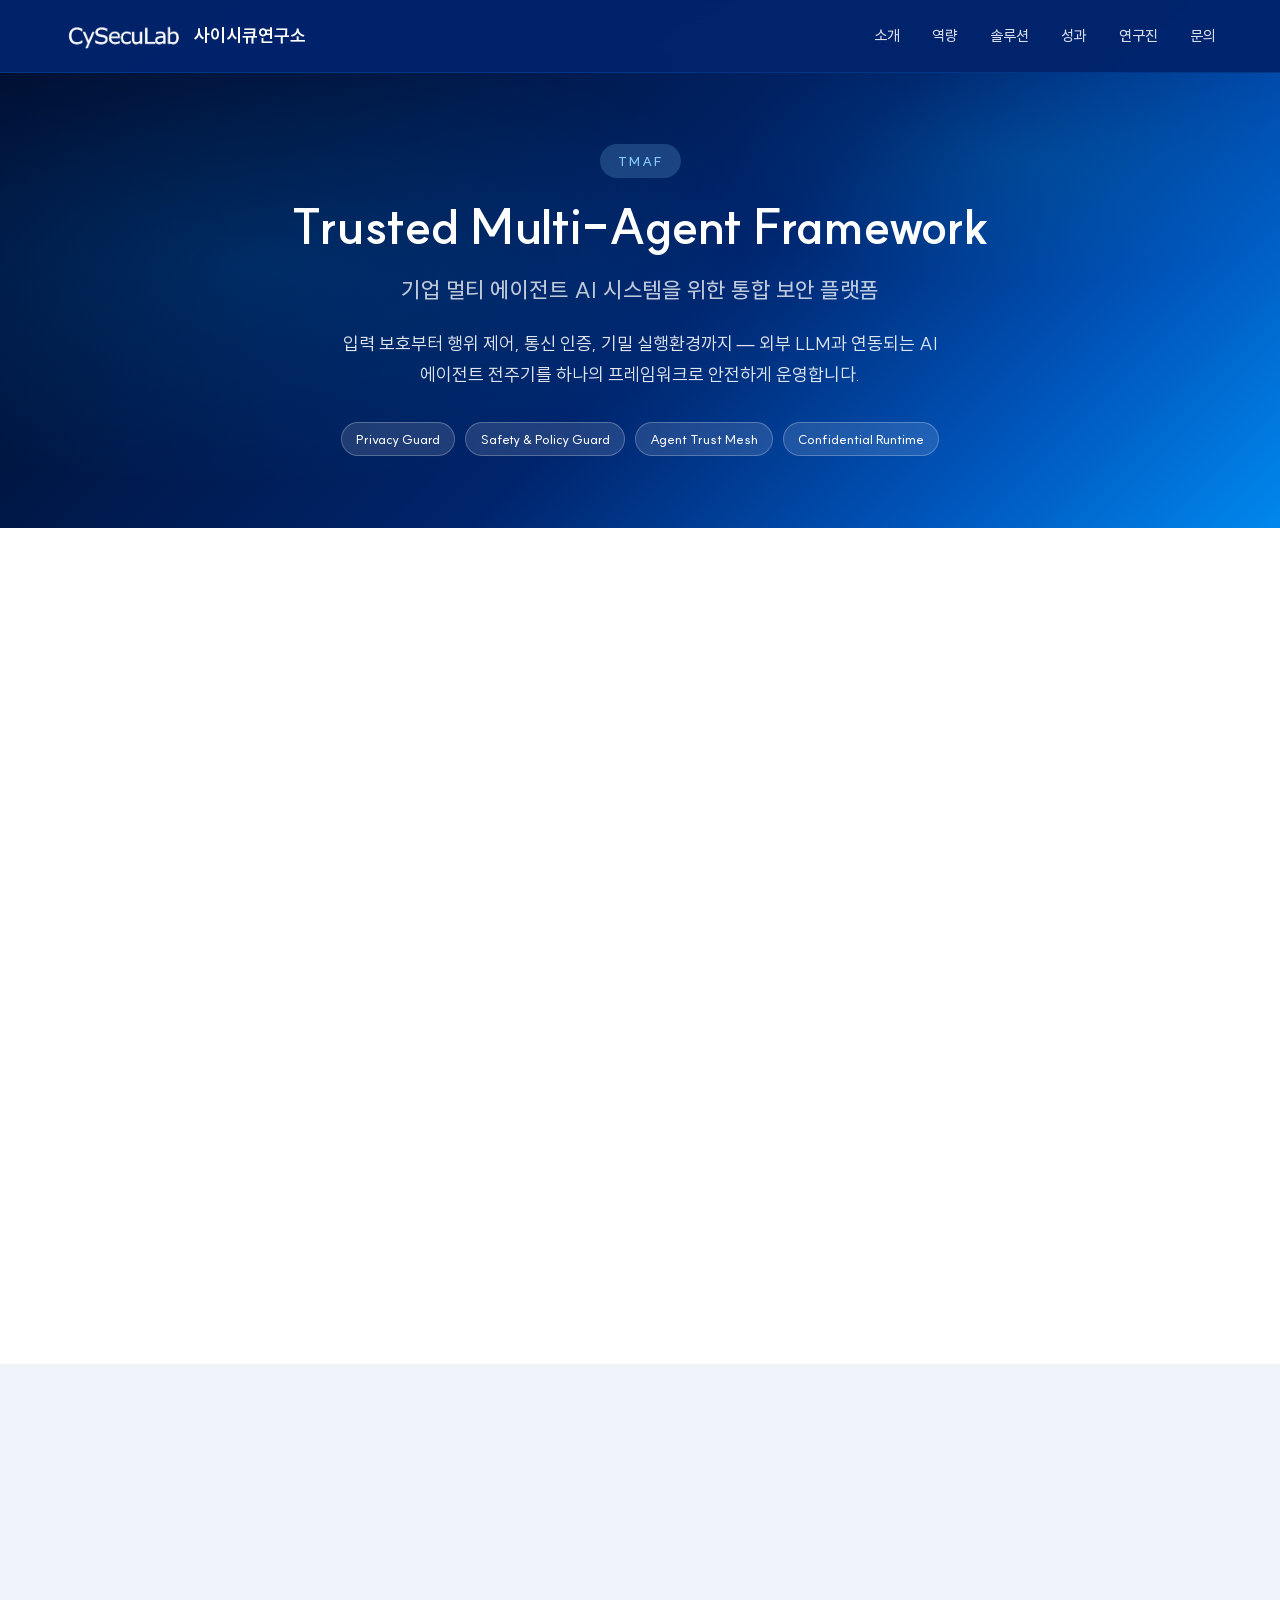
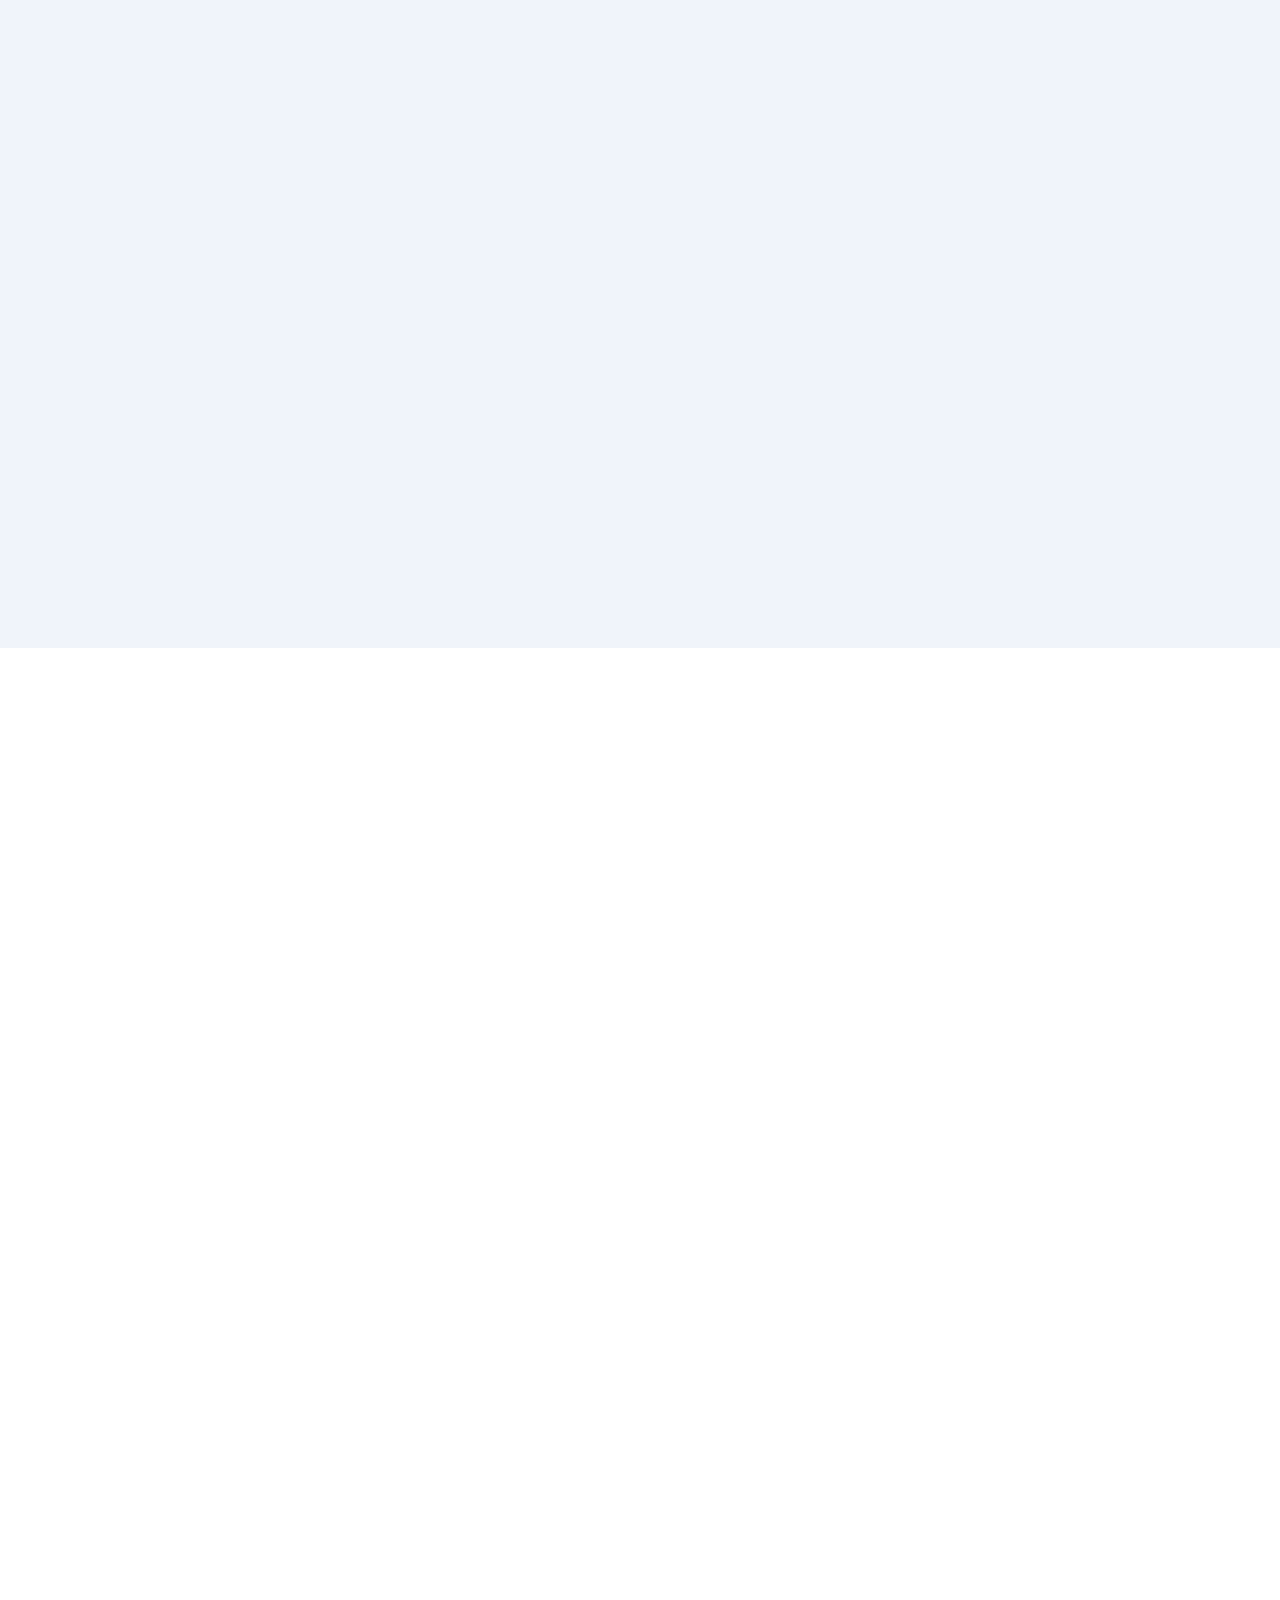
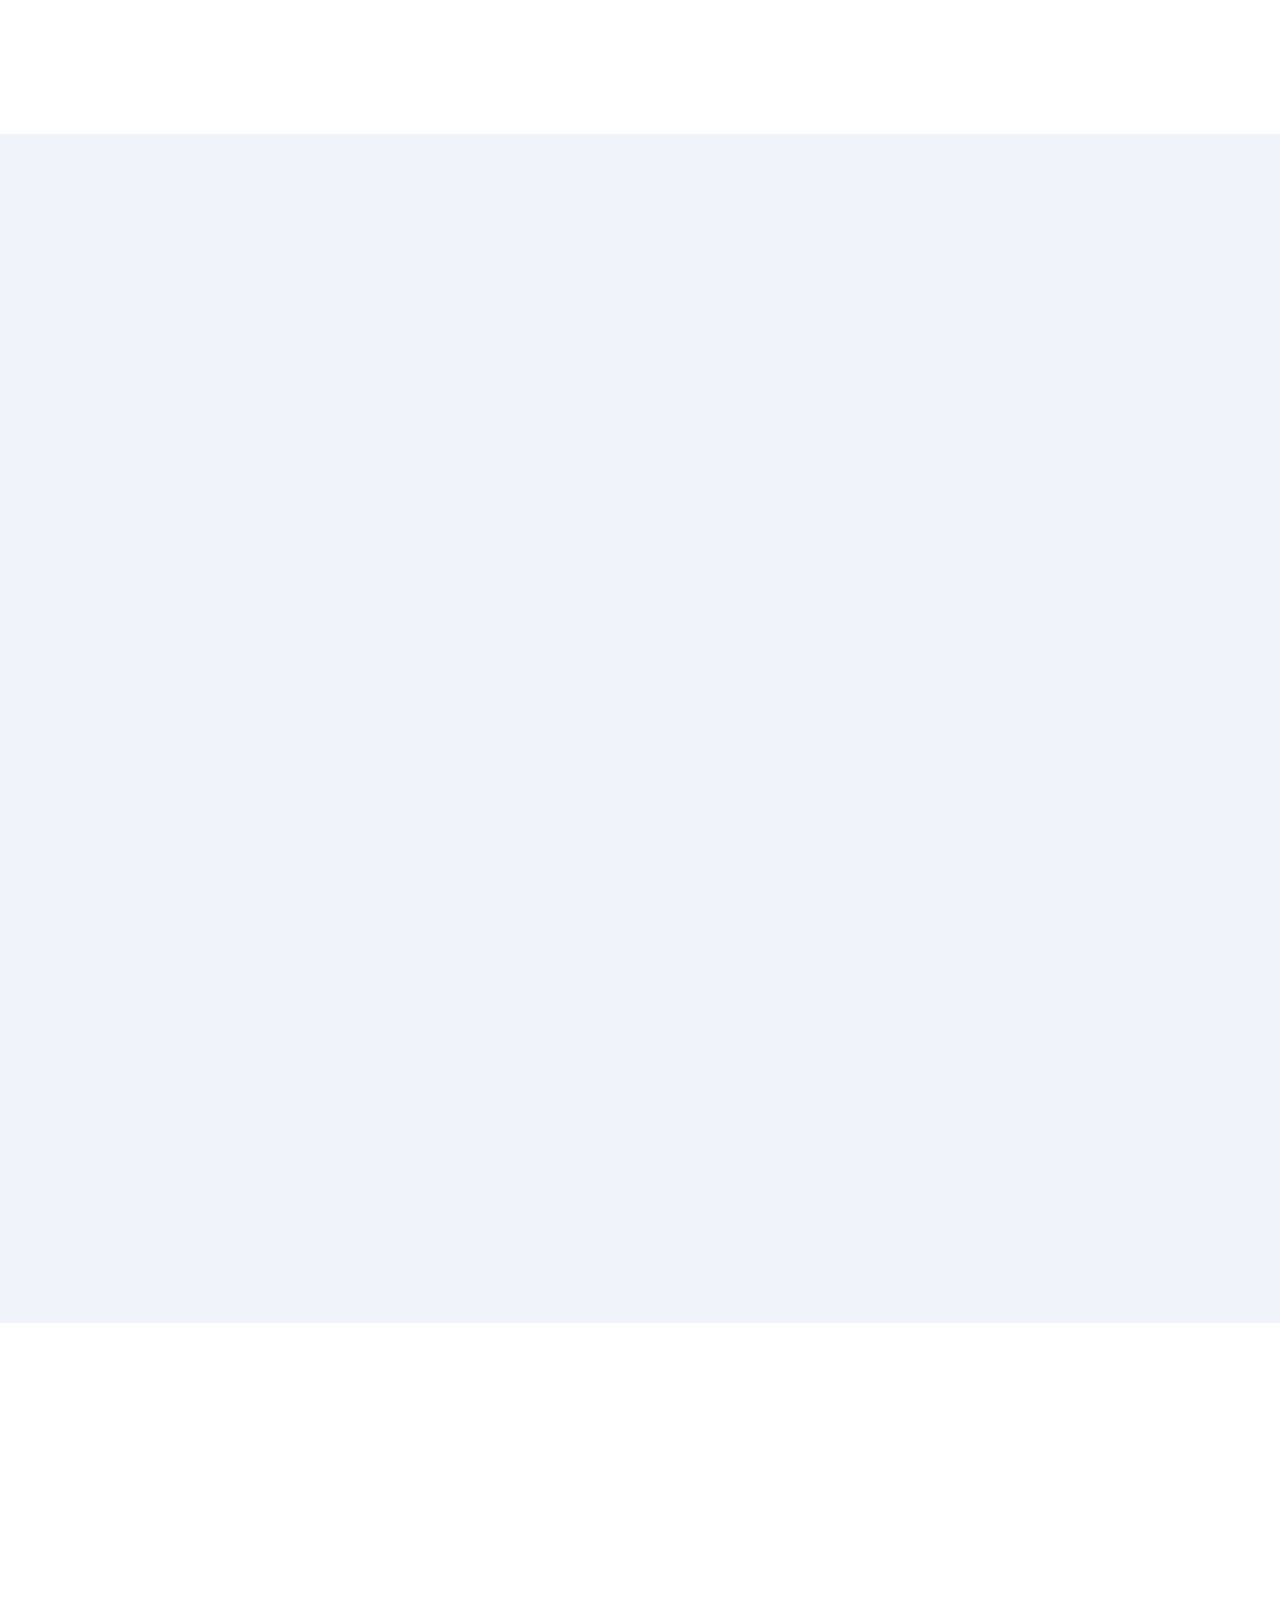
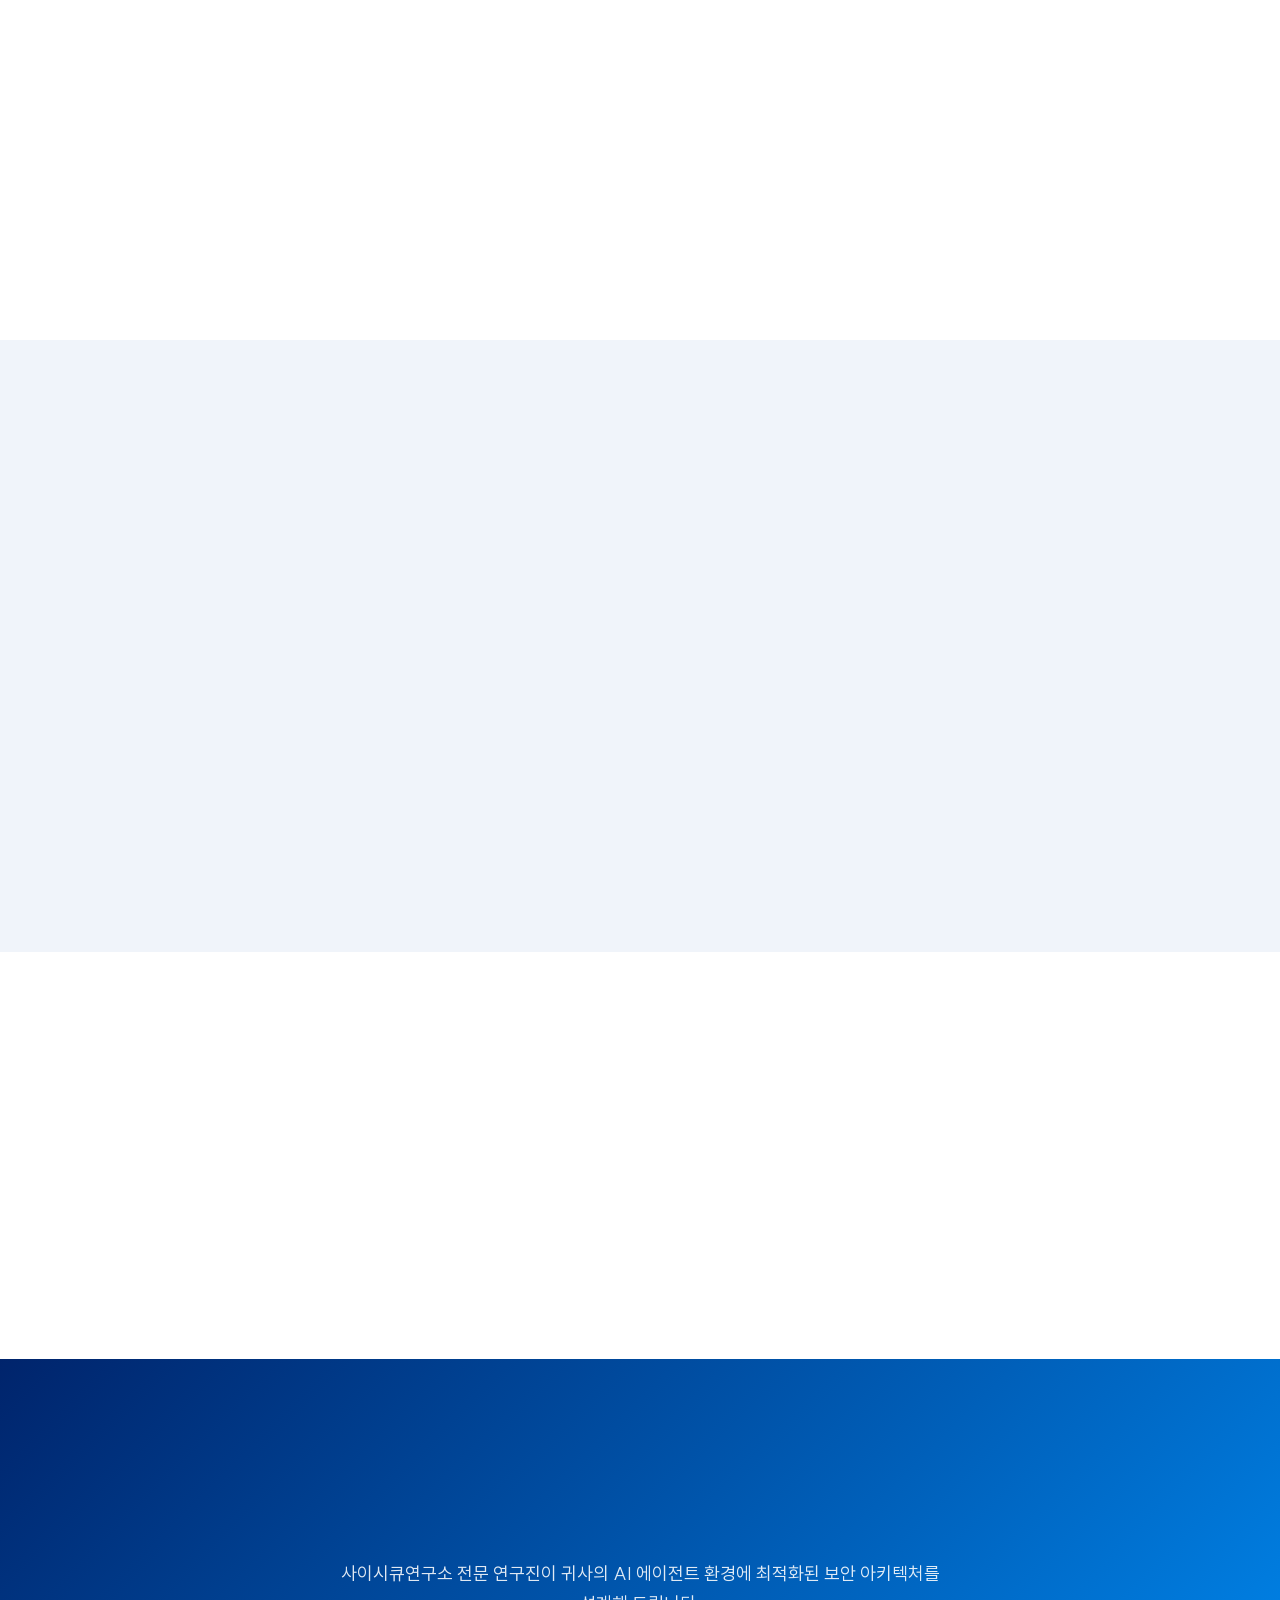
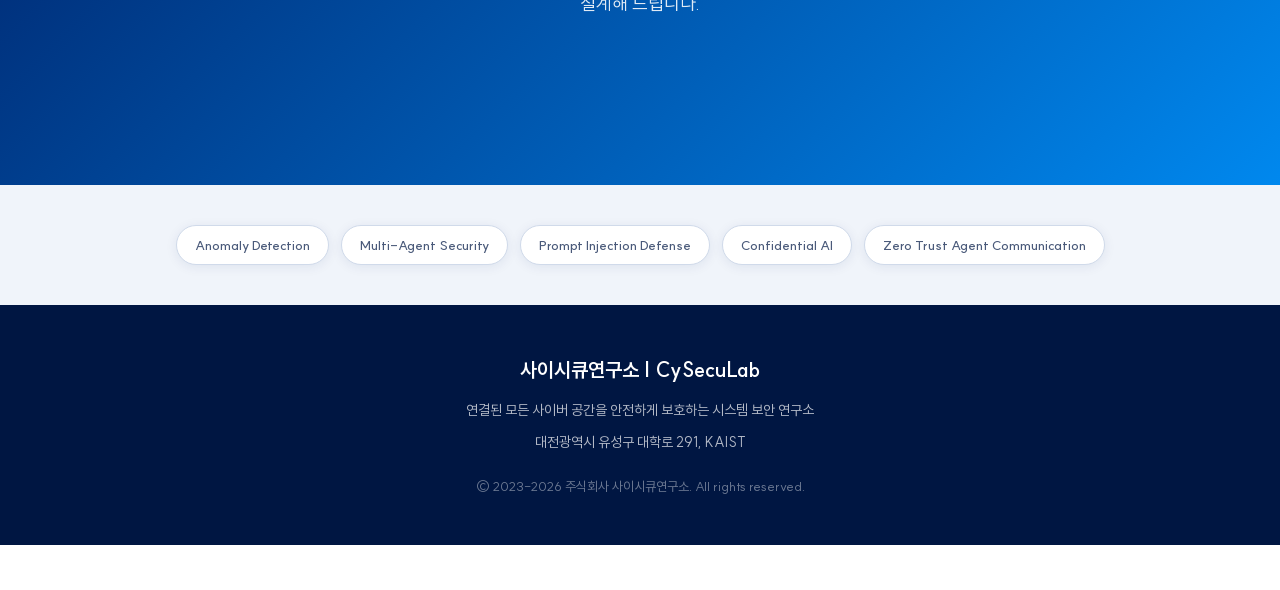
<file: solutions/tpa.html>
<!DOCTYPE html>
<html lang="ko">
<head>
  <meta charset="UTF-8">
  <meta http-equiv="refresh" content="0;url=tmaf.html">
  <title>TPA → TMAF | 사이시큐연구소</title>
  <link rel="canonical" href="https://cyseculab.com/solutions/tmaf.html">
</head>
<body>
  <p>TPA는 <a href="tmaf.html">TMAF (Trusted Multi-Agent Framework)</a>로 통합되었습니다.</p>
</body>
</html>
</file>
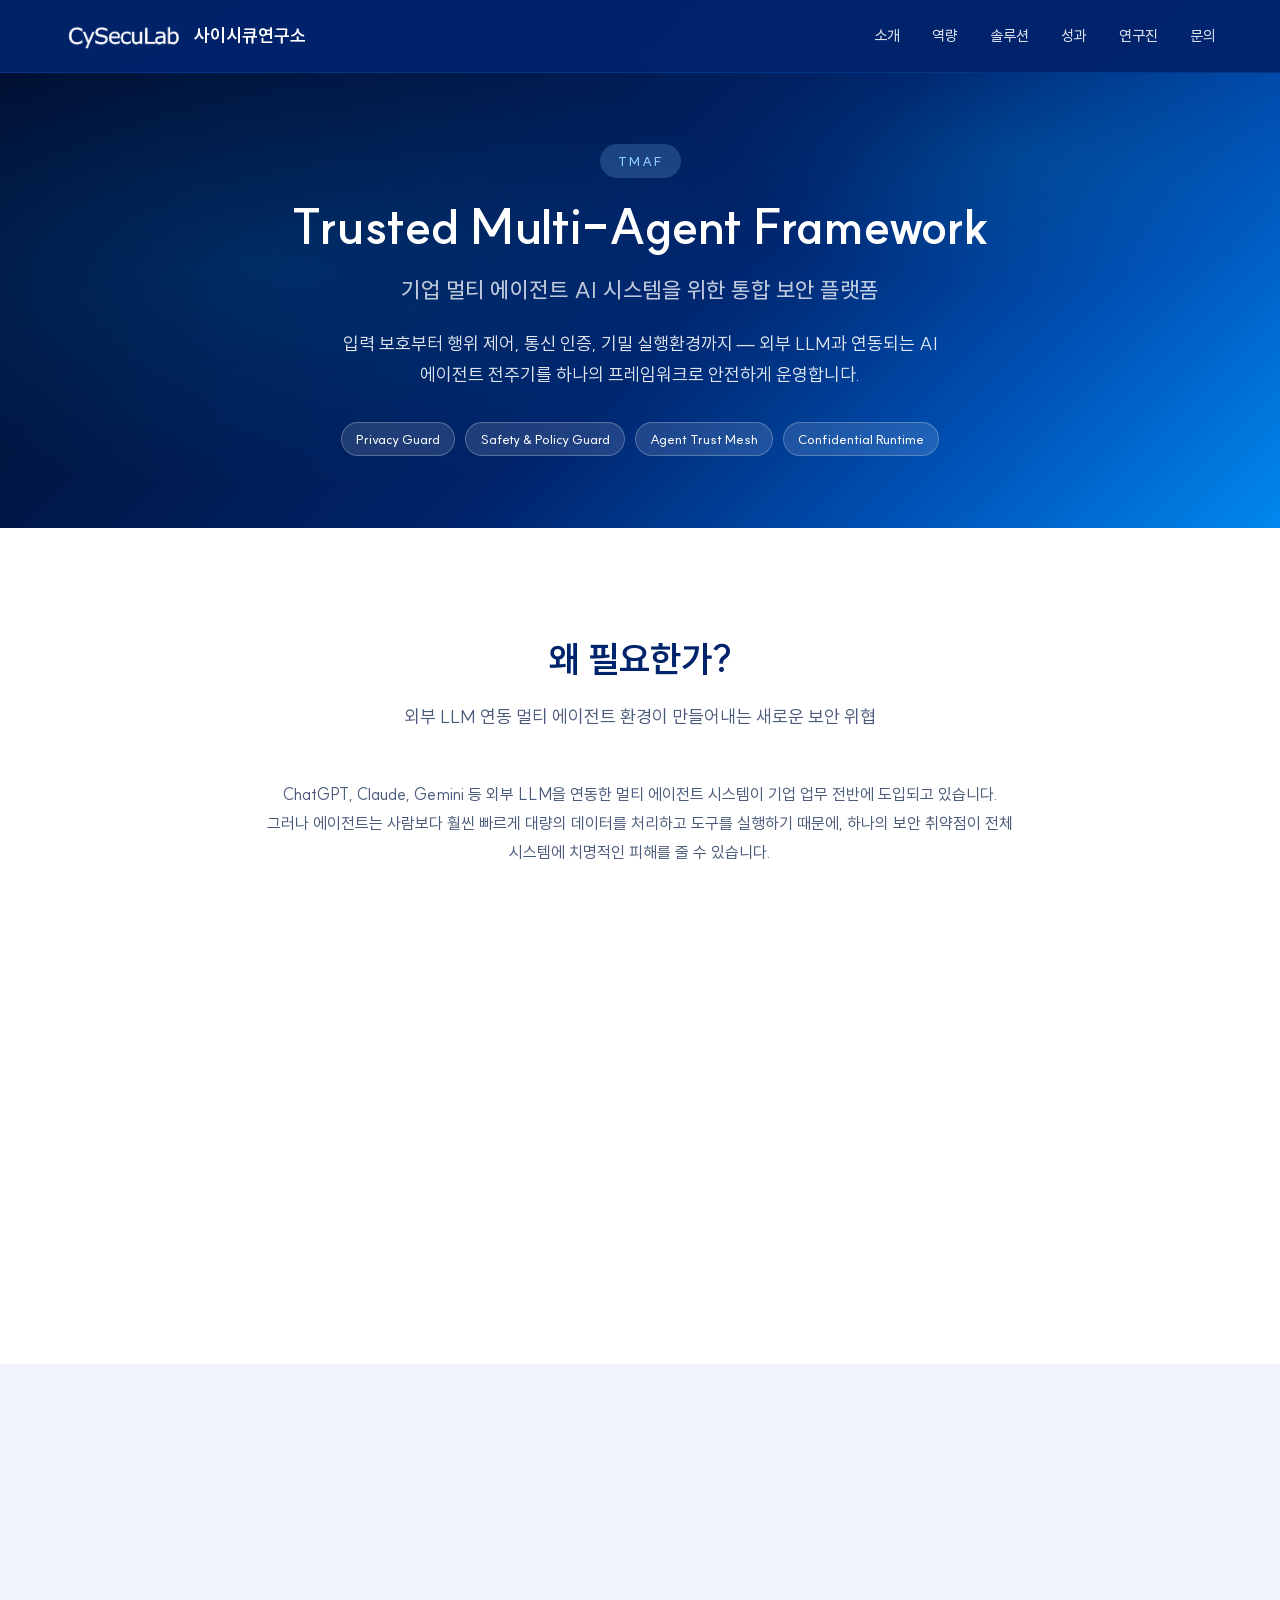
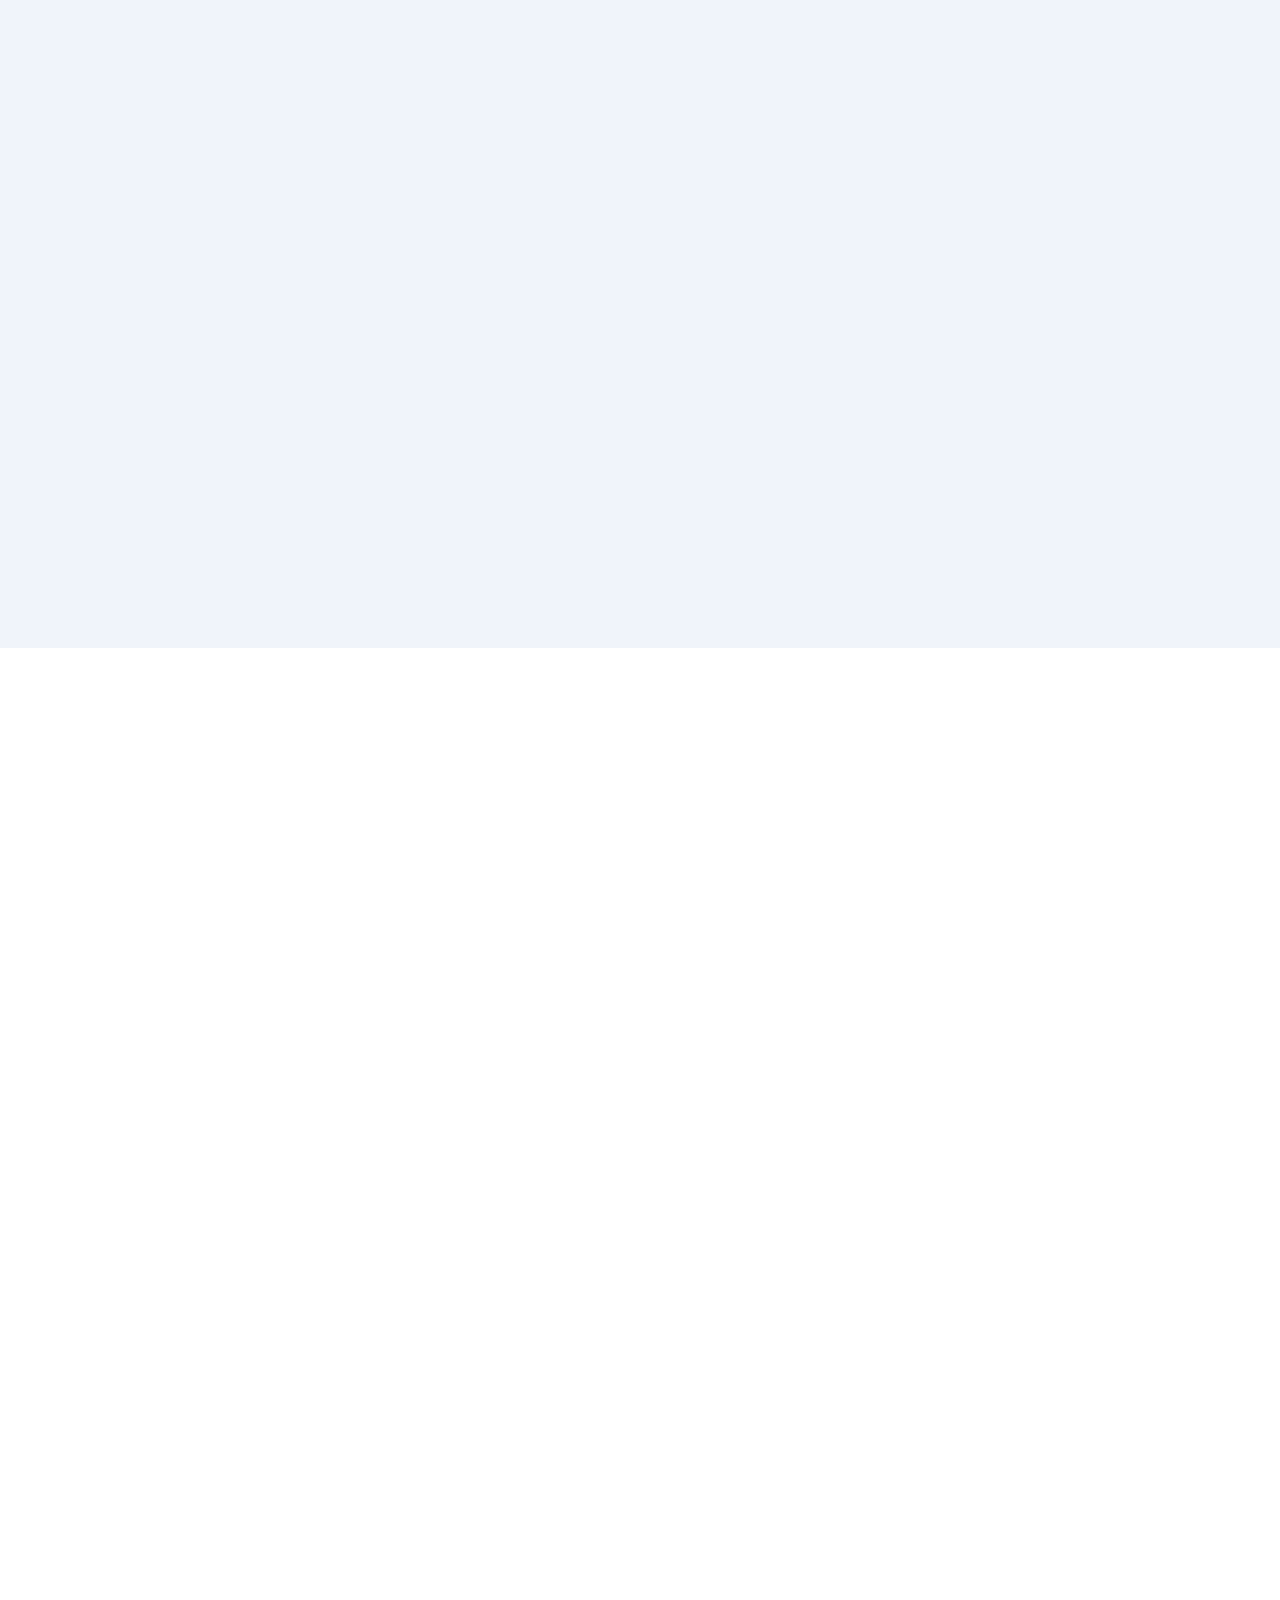
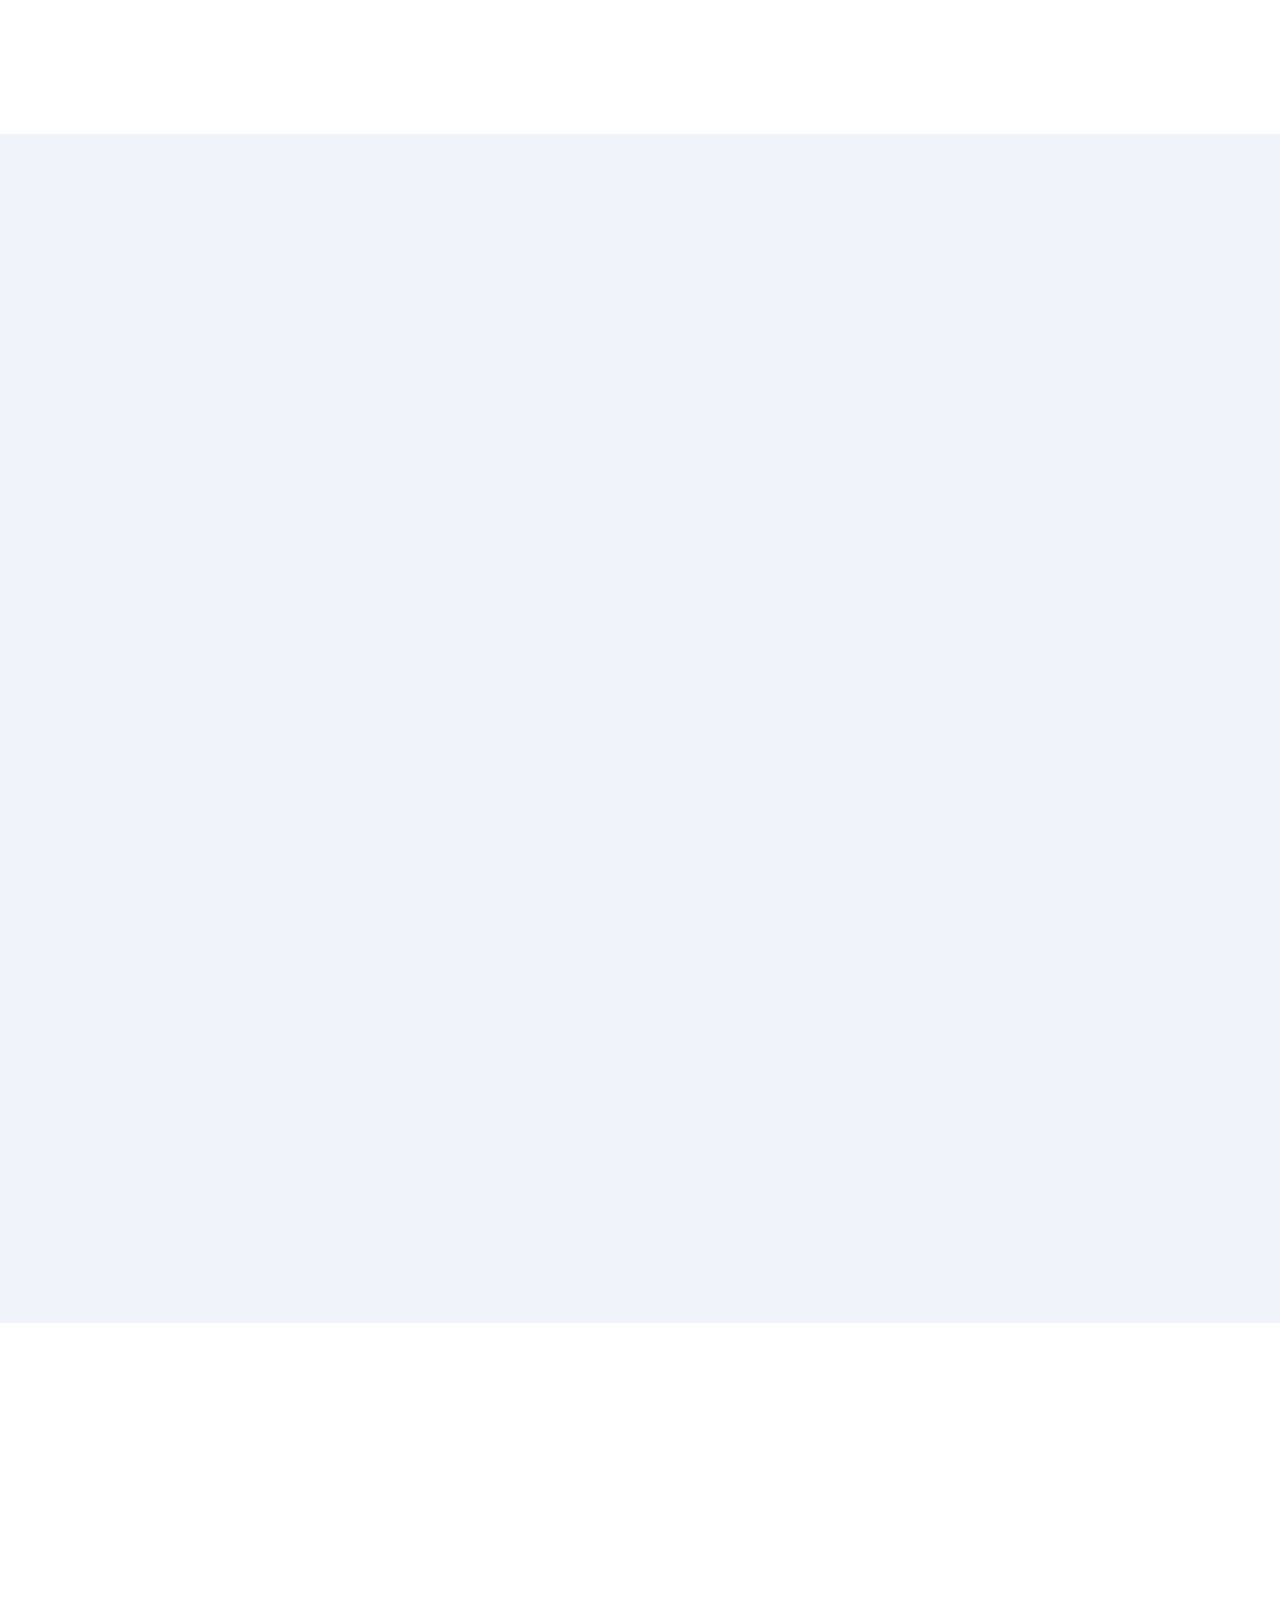
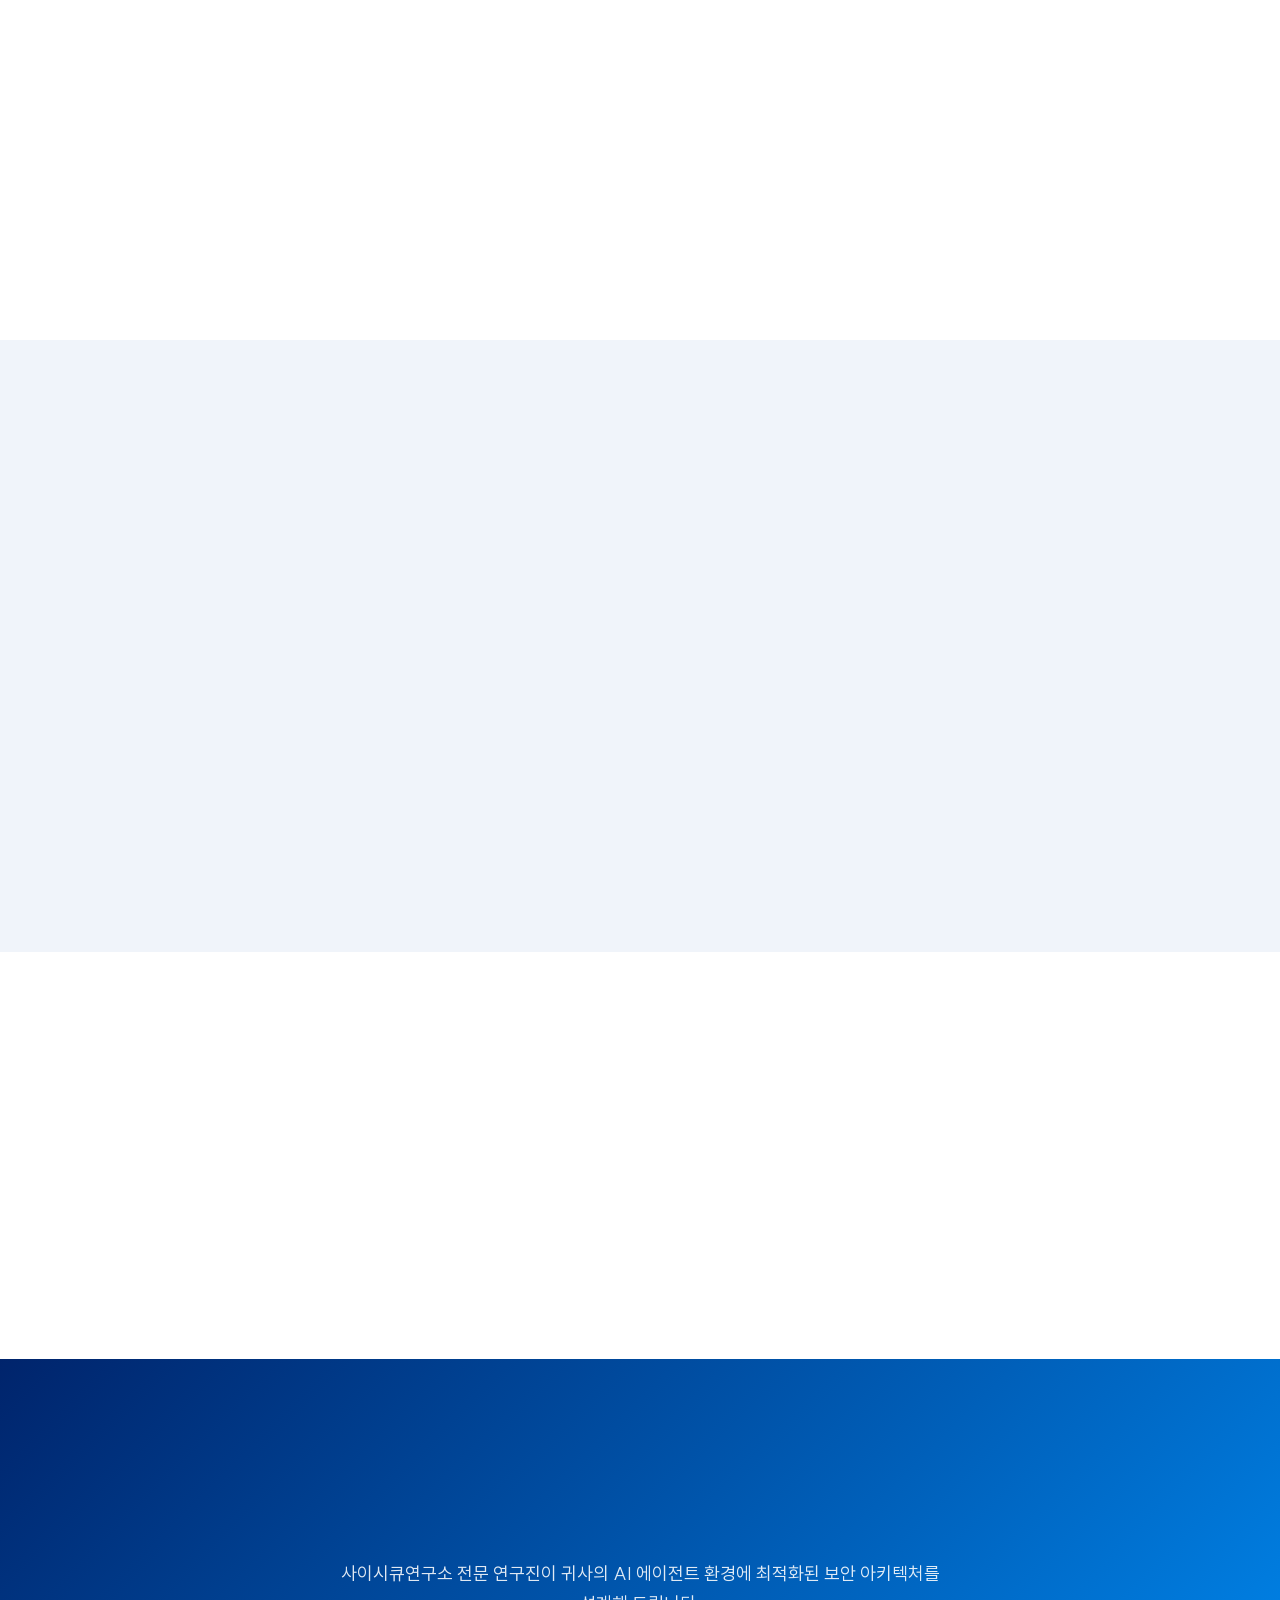
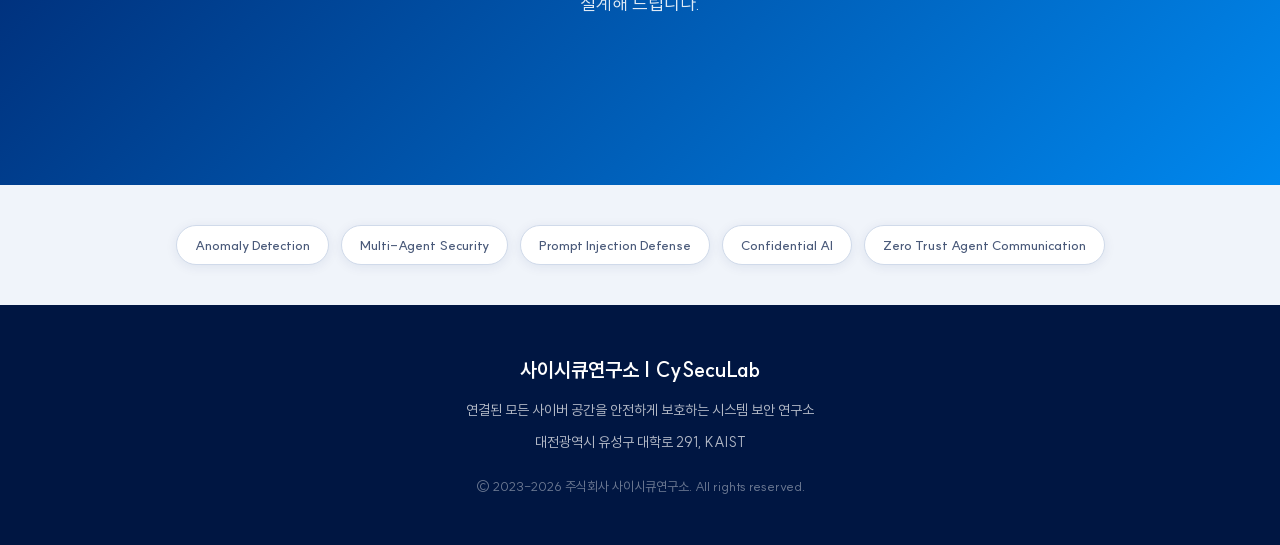
<file: solutions/tsa.html>
<!DOCTYPE html>
<html lang="ko">
<head>
  <meta charset="UTF-8">
  <meta http-equiv="refresh" content="0;url=tmaf.html">
  <title>TSA → TMAF | 사이시큐연구소</title>
  <link rel="canonical" href="https://cyseculab.com/solutions/tmaf.html">
</head>
<body>
  <p>TSA는 <a href="tmaf.html">TMAF (Trusted Multi-Agent Framework)</a>로 통합되었습니다.</p>
</body>
</html>
</file>
<file: style.css>
/* ============================================
   CySecuLab Homepage - style.css
   Clean & Professional Design
   ============================================ */

/* --- CSS Variables --- */
:root {
  --primary: #1B3A5C;
  --primary-light: #2A5A8C;
  --accent: #00B4D8;
  --accent-hover: #0096B7;
  --bg: #FFFFFF;
  --bg-alt: #F5F7FA;
  --text: #1A1A2E;
  --text-secondary: #6B7280;
  --border: #E5E7EB;
  --success: #10B981;
  --shadow: 0 2px 12px rgba(0,0,0,0.06);
  --shadow-hover: 0 4px 20px rgba(0,0,0,0.10);
  --radius: 12px;
  --radius-sm: 8px;
  --container: 1200px;
  --section-gap: 100px;
  --block-gap: 48px;
  --card-gap: 24px;
  --transition: 0.3s ease;
}

/* --- Font --- */
@font-face {
  font-family: 'SUIT';
  src: url('assets/fonts/SUIT-Regular.ttf') format('truetype');
  font-weight: 400;
  font-style: normal;
  font-display: swap;
}
@font-face {
  font-family: 'SUIT';
  src: url('assets/fonts/SUIT-Medium.ttf') format('truetype');
  font-weight: 500;
  font-style: normal;
  font-display: swap;
}
@font-face {
  font-family: 'SUIT';
  src: url('assets/fonts/SUIT-SemiBold.ttf') format('truetype');
  font-weight: 600;
  font-style: normal;
  font-display: swap;
}
@font-face {
  font-family: 'SUIT';
  src: url('assets/fonts/SUIT-Bold.ttf') format('truetype');
  font-weight: 700;
  font-style: normal;
  font-display: swap;
}

/* --- Reset --- */
*, *::before, *::after {
  margin: 0;
  padding: 0;
  box-sizing: border-box;
}

html {
  scroll-behavior: smooth;
  scroll-padding-top: 80px;
}

body {
  font-family: 'SUIT', -apple-system, BlinkMacSystemFont, 'Segoe UI', sans-serif;
  font-size: 16px;
  font-weight: 400;
  line-height: 1.7;
  color: var(--text);
  background: var(--bg);
  -webkit-font-smoothing: antialiased;
  word-break: keep-all;
  overflow-wrap: break-word;
}

img {
  max-width: 100%;
  height: auto;
  display: block;
}

a {
  color: var(--accent);
  text-decoration: none;
  transition: color var(--transition);
}
a:hover {
  color: var(--accent-hover);
}

/* --- Container --- */
.container {
  max-width: var(--container);
  margin: 0 auto;
  padding: 0 24px;
}

/* --- Section --- */
.section {
  padding: var(--section-gap) 0;
}
.section--alt {
  background: var(--bg-alt);
}

.section__header {
  text-align: center;
  margin-bottom: var(--block-gap);
}

.section__title {
  font-size: 36px;
  font-weight: 700;
  color: var(--primary);
  margin-bottom: 12px;
}

.section__subtitle {
  font-size: 18px;
  color: var(--text-secondary);
  font-weight: 400;
}

/* --- Navigation --- */
.nav {
  position: fixed;
  top: 0;
  left: 0;
  right: 0;
  z-index: 1000;
  background: rgba(255,255,255,0.95);
  backdrop-filter: blur(10px);
  border-bottom: 1px solid var(--border);
  transition: box-shadow var(--transition);
}
.nav--scrolled {
  box-shadow: 0 2px 20px rgba(0,0,0,0.08);
}

.nav__inner {
  max-width: var(--container);
  margin: 0 auto;
  padding: 0 24px;
  display: flex;
  align-items: center;
  justify-content: space-between;
  height: 72px;
}

.nav__logo {
  display: flex;
  align-items: center;
  gap: 10px;
}
.nav__logo img {
  height: 36px;
  width: auto;
}
.nav__logo-text {
  font-size: 18px;
  font-weight: 700;
  color: var(--primary);
}

.nav__links {
  display: flex;
  align-items: center;
  gap: 32px;
  list-style: none;
}

.nav__links a {
  font-size: 15px;
  font-weight: 500;
  color: var(--text);
  transition: color var(--transition);
  position: relative;
}
.nav__links a:hover,
.nav__links a.active {
  color: var(--accent);
}
.nav__links a::after {
  content: '';
  position: absolute;
  bottom: -4px;
  left: 0;
  width: 0;
  height: 2px;
  background: var(--accent);
  transition: width var(--transition);
}
.nav__links a:hover::after,
.nav__links a.active::after {
  width: 100%;
}

.nav__mobile-toggle {
  display: none;
  background: none;
  border: none;
  cursor: pointer;
  padding: 8px;
}
.nav__mobile-toggle span {
  display: block;
  width: 24px;
  height: 2px;
  background: var(--text);
  margin: 5px 0;
  transition: var(--transition);
}

/* --- Hero --- */
.hero {
  position: relative;
  min-height: 100vh;
  display: flex;
  align-items: center;
  justify-content: center;
  text-align: center;
  overflow: hidden;
  background: linear-gradient(135deg, #1B3A5C 0%, #2A5A8C 50%, #00B4D8 100%);
  color: #fff;
}
.hero__bg {
  position: absolute;
  inset: 0;
  background: url('assets/images/hero-bg.jpg') center/cover no-repeat;
  opacity: 0.15;
}
.hero__content {
  position: relative;
  z-index: 1;
  max-width: 800px;
  padding: 0 24px;
}
.hero__logo {
  width: 80px;
  margin: 0 auto 24px;
  filter: brightness(10);
}
.hero__title {
  font-size: 48px;
  font-weight: 700;
  line-height: 1.3;
  margin-bottom: 20px;
}
.hero__tagline {
  font-size: 20px;
  font-weight: 400;
  opacity: 0.9;
  margin-bottom: 8px;
}
.hero__taglines {
  margin-bottom: 40px;
}
.hero__cta {
  display: flex;
  gap: 16px;
  justify-content: center;
  flex-wrap: wrap;
}

/* --- Buttons --- */
.btn {
  display: inline-flex;
  align-items: center;
  justify-content: center;
  padding: 14px 32px;
  font-family: inherit;
  font-size: 16px;
  font-weight: 600;
  border-radius: var(--radius-sm);
  cursor: pointer;
  transition: all var(--transition);
  border: none;
}
.btn--primary {
  background: var(--accent);
  color: #fff;
}
.btn--primary:hover {
  background: var(--accent-hover);
  transform: translateY(-2px);
  box-shadow: 0 4px 12px rgba(0,180,216,0.3);
  color: #fff;
}
.btn--secondary {
  background: transparent;
  color: #fff;
  border: 2px solid rgba(255,255,255,0.6);
}
.btn--secondary:hover {
  background: rgba(255,255,255,0.15);
  border-color: #fff;
  color: #fff;
}
.btn--dark {
  background: var(--primary);
  color: #fff;
}
.btn--dark:hover {
  background: var(--primary-light);
  color: #fff;
}

/* --- Problem Section --- */
.problem-grid {
  display: grid;
  grid-template-columns: 1fr 1fr;
  gap: var(--card-gap);
}

.problem-card {
  background: var(--bg);
  border-radius: var(--radius);
  padding: 36px;
  box-shadow: var(--shadow);
  border-left: 4px solid var(--accent);
}
.problem-card__icon {
  font-size: 40px;
  margin-bottom: 16px;
}
.problem-card__title {
  font-size: 22px;
  font-weight: 600;
  color: var(--primary);
  margin-bottom: 16px;
}
.problem-card__list {
  list-style: none;
}
.problem-card__list li {
  padding: 8px 0;
  border-bottom: 1px solid var(--border);
  font-size: 15px;
  color: var(--text-secondary);
  display: flex;
  align-items: flex-start;
  gap: 8px;
}
.problem-card__list li:last-child {
  border-bottom: none;
}
.problem-card__list li::before {
  content: '\f071';
  font-family: 'Font Awesome 6 Free';
  font-weight: 900;
  font-size: 12px;
  color: var(--accent);
  margin-top: 4px;
  flex-shrink: 0;
}

.problem-transition {
  text-align: center;
  margin-top: var(--block-gap);
  font-size: 20px;
  font-weight: 600;
  color: var(--primary);
}

/* --- About Section --- */
.about__content {
  text-align: center;
  max-width: 800px;
  margin: 0 auto;
}
.about__label {
  display: inline-block;
  background: rgba(0,180,216,0.1);
  color: var(--accent);
  font-size: 14px;
  font-weight: 600;
  padding: 6px 16px;
  border-radius: 20px;
  margin-bottom: 20px;
}
.about__text {
  font-size: 18px;
  color: var(--text-secondary);
  line-height: 1.8;
  margin-bottom: 28px;
}
.about__badges {
  display: flex;
  gap: 12px;
  justify-content: center;
  flex-wrap: wrap;
}
.badge {
  display: inline-block;
  background: rgba(27,58,92,0.06);
  color: var(--primary);
  font-size: 14px;
  font-weight: 500;
  padding: 6px 16px;
  border-radius: 20px;
}

/* --- Capabilities Section --- */
.cap-grid {
  display: grid;
  grid-template-columns: repeat(4, 1fr);
  gap: var(--card-gap);
}

.cap-card {
  background: var(--bg);
  border-radius: var(--radius);
  padding: 36px 28px;
  box-shadow: var(--shadow);
  text-align: center;
  transition: transform var(--transition), box-shadow var(--transition);
}
.cap-card:hover {
  transform: translateY(-4px);
  box-shadow: var(--shadow-hover);
}
.cap-card__icon {
  width: 56px;
  height: 56px;
  border-radius: 50%;
  background: rgba(0,180,216,0.1);
  display: flex;
  align-items: center;
  justify-content: center;
  margin: 0 auto 20px;
  font-size: 24px;
  color: var(--accent);
}
.cap-card__title {
  font-size: 18px;
  font-weight: 600;
  color: var(--primary);
  margin-bottom: 12px;
}
.cap-card__desc {
  font-size: 14px;
  color: var(--text-secondary);
  line-height: 1.6;
}

/* --- Solutions Section --- */
.solutions__tabs {
  display: flex;
  justify-content: center;
  gap: 0;
  margin-bottom: 40px;
  border-bottom: 2px solid var(--border);
  overflow-x: auto;
}
.solutions__tab {
  padding: 16px 24px;
  font-family: inherit;
  font-size: 15px;
  font-weight: 500;
  color: var(--text-secondary);
  background: none;
  border: none;
  cursor: pointer;
  border-bottom: 3px solid transparent;
  margin-bottom: -2px;
  transition: all var(--transition);
  white-space: nowrap;
}
.solutions__tab:hover {
  color: var(--primary);
}
.solutions__tab.active {
  color: var(--primary);
  font-weight: 600;
  border-bottom-color: var(--accent);
}

.solutions__panel {
  display: none;
  animation: fadeIn 0.3s ease;
}
.solutions__panel.active {
  display: block;
}

@keyframes fadeIn {
  from { opacity: 0; transform: translateY(10px); }
  to { opacity: 1; transform: translateY(0); }
}

.solution-detail {
  display: grid;
  grid-template-columns: 1fr 1fr;
  gap: 48px;
  align-items: center;
}
.solution-detail__info {
  order: 1;
}
.solution-detail__image {
  order: 2;
}
.solution-detail__image img {
  border-radius: var(--radius);
  box-shadow: var(--shadow);
}
.solution-detail__name {
  font-size: 14px;
  font-weight: 600;
  color: var(--accent);
  text-transform: uppercase;
  letter-spacing: 1px;
  margin-bottom: 8px;
}
.solution-detail__title {
  font-size: 28px;
  font-weight: 700;
  color: var(--primary);
  margin-bottom: 16px;
}
.solution-detail__desc {
  font-size: 16px;
  color: var(--text-secondary);
  margin-bottom: 24px;
  line-height: 1.7;
}
.solution-detail__features {
  list-style: none;
  margin-bottom: 24px;
}
.solution-detail__features li {
  padding: 8px 0;
  font-size: 15px;
  display: flex;
  align-items: flex-start;
  gap: 10px;
}
.solution-detail__features li::before {
  content: '\f00c';
  font-family: 'Font Awesome 6 Free';
  font-weight: 900;
  color: var(--success);
  font-size: 14px;
  margin-top: 3px;
  flex-shrink: 0;
}
.solution-detail__tags {
  display: flex;
  gap: 8px;
  flex-wrap: wrap;
}

/* Solutions Accordion (mobile) */
.solutions__accordion {
  display: none;
}
.accordion-item {
  border-bottom: 1px solid var(--border);
}
.accordion-trigger {
  width: 100%;
  padding: 20px 0;
  display: flex;
  align-items: center;
  justify-content: space-between;
  background: none;
  border: none;
  font-family: inherit;
  font-size: 17px;
  font-weight: 600;
  color: var(--primary);
  cursor: pointer;
}
.accordion-trigger__icon {
  transition: transform var(--transition);
  font-size: 14px;
  color: var(--text-secondary);
}
.accordion-item.open .accordion-trigger__icon {
  transform: rotate(180deg);
}
.accordion-content {
  max-height: 0;
  overflow: hidden;
  transition: max-height 0.4s ease;
}
.accordion-content__inner {
  padding-bottom: 24px;
}

/* --- Achievements Section --- */
.achievements__stats {
  display: grid;
  grid-template-columns: repeat(3, 1fr);
  gap: var(--card-gap);
  margin-bottom: var(--block-gap);
}
.stat-card {
  text-align: center;
  background: var(--bg);
  border-radius: var(--radius);
  padding: 40px 28px;
  box-shadow: var(--shadow);
}
.stat-card__number {
  font-size: 48px;
  font-weight: 700;
  color: var(--accent);
  line-height: 1;
  margin-bottom: 8px;
}
.stat-card__label {
  font-size: 18px;
  font-weight: 600;
  color: var(--primary);
  margin-bottom: 12px;
}
.stat-card__detail {
  font-size: 14px;
  color: var(--text-secondary);
  line-height: 1.6;
}

/* --- Team Section --- */
.team__ceo {
  display: grid;
  grid-template-columns: 280px 1fr;
  gap: 48px;
  align-items: center;
  background: var(--bg);
  border-radius: var(--radius);
  padding: 48px;
  box-shadow: var(--shadow);
  margin-bottom: var(--block-gap);
}
.team__ceo-photo {
  width: 100%;
  border-radius: var(--radius);
  aspect-ratio: 3/4;
  object-fit: cover;
}
.team__ceo-label {
  font-size: 14px;
  font-weight: 600;
  color: var(--accent);
  margin-bottom: 8px;
}
.team__ceo-name {
  font-size: 28px;
  font-weight: 700;
  color: var(--primary);
  margin-bottom: 16px;
}
.team__ceo-credentials {
  list-style: none;
  margin-bottom: 20px;
}
.team__ceo-credentials li {
  padding: 4px 0;
  font-size: 15px;
  color: var(--text-secondary);
  display: flex;
  align-items: center;
  gap: 8px;
}
.team__ceo-credentials li::before {
  content: '';
  width: 6px;
  height: 6px;
  border-radius: 50%;
  background: var(--accent);
  flex-shrink: 0;
}
.team__ceo-fields {
  display: flex;
  gap: 8px;
  flex-wrap: wrap;
}

.team__grid {
  display: grid;
  grid-template-columns: repeat(3, 1fr);
  gap: var(--card-gap);
}
.team-card {
  background: var(--bg);
  border-radius: var(--radius);
  padding: 32px;
  box-shadow: var(--shadow);
  text-align: center;
}
.team-card__avatar {
  width: 64px;
  height: 64px;
  border-radius: 50%;
  background: linear-gradient(135deg, var(--primary), var(--accent));
  display: flex;
  align-items: center;
  justify-content: center;
  margin: 0 auto 16px;
  color: #fff;
  font-size: 24px;
  font-weight: 700;
}
.team-card__degree {
  font-size: 13px;
  color: var(--accent);
  font-weight: 600;
  margin-bottom: 8px;
}
.team-card__field {
  font-size: 14px;
  color: var(--text-secondary);
  margin-bottom: 12px;
}
.team-card__highlight {
  font-size: 13px;
  color: var(--primary);
  font-weight: 500;
  background: rgba(0,180,216,0.08);
  padding: 6px 12px;
  border-radius: 6px;
  display: inline-block;
}

/* --- Contact Section --- */
.contact-grid {
  display: grid;
  grid-template-columns: 1fr 1fr;
  gap: 48px;
}
.contact-info__item {
  display: flex;
  align-items: flex-start;
  gap: 16px;
  margin-bottom: 24px;
}
.contact-info__icon {
  width: 48px;
  height: 48px;
  border-radius: 50%;
  background: rgba(0,180,216,0.1);
  display: flex;
  align-items: center;
  justify-content: center;
  color: var(--accent);
  font-size: 18px;
  flex-shrink: 0;
}
.contact-info__label {
  font-size: 14px;
  color: var(--text-secondary);
  margin-bottom: 4px;
}
.contact-info__value {
  font-size: 18px;
  font-weight: 600;
  color: var(--primary);
}

.contact-form {
  background: var(--bg);
  border-radius: var(--radius);
  padding: 36px;
  box-shadow: var(--shadow);
}
.form-group {
  margin-bottom: 20px;
}
.form-group label {
  display: block;
  font-size: 14px;
  font-weight: 600;
  color: var(--primary);
  margin-bottom: 8px;
}
.form-group input,
.form-group textarea {
  width: 100%;
  padding: 12px 16px;
  font-family: inherit;
  font-size: 15px;
  border: 1px solid var(--border);
  border-radius: var(--radius-sm);
  background: var(--bg);
  color: var(--text);
  transition: border-color var(--transition);
}
.form-group input:focus,
.form-group textarea:focus {
  outline: none;
  border-color: var(--accent);
}
.form-group textarea {
  resize: vertical;
  min-height: 120px;
}

/* --- Footer --- */
.footer {
  background: var(--primary);
  color: rgba(255,255,255,0.7);
  padding: 48px 0;
  text-align: center;
}
.footer__logo {
  font-size: 20px;
  font-weight: 700;
  color: #fff;
  margin-bottom: 12px;
}
.footer__text {
  font-size: 14px;
  margin-bottom: 8px;
}
.footer__copyright {
  font-size: 13px;
  opacity: 0.6;
  margin-top: 20px;
}

/* --- Scroll Animations --- */
.fade-up {
  opacity: 0;
  transform: translateY(30px);
  transition: opacity 0.6s ease, transform 0.6s ease;
}
.fade-up.visible {
  opacity: 1;
  transform: translateY(0);
}

/* --- Responsive --- */
@media (max-width: 1024px) {
  .cap-grid {
    grid-template-columns: repeat(2, 1fr);
  }
  .team__grid {
    grid-template-columns: repeat(2, 1fr);
  }
}

@media (max-width: 768px) {
  :root {
    --section-gap: 64px;
    --block-gap: 32px;
  }

  .section__title {
    font-size: 26px;
  }
  .section__subtitle {
    font-size: 16px;
  }

  /* Nav mobile */
  .nav__links {
    display: none;
    position: absolute;
    top: 72px;
    left: 0;
    right: 0;
    background: var(--bg);
    flex-direction: column;
    padding: 24px;
    gap: 16px;
    border-bottom: 1px solid var(--border);
    box-shadow: 0 4px 12px rgba(0,0,0,0.1);
  }
  .nav__links.open {
    display: flex;
  }
  .nav__mobile-toggle {
    display: block;
  }

  /* Hero */
  .hero__title {
    font-size: 32px;
  }
  .hero__tagline {
    font-size: 16px;
  }

  /* Problem */
  .problem-grid {
    grid-template-columns: 1fr;
  }

  /* Capabilities */
  .cap-grid {
    grid-template-columns: 1fr;
  }

  /* Solutions: tabs -> accordion */
  .solutions__tabs,
  .solutions__panels {
    display: none;
  }
  .solutions__accordion {
    display: block;
  }

  /* Solution detail */
  .solution-detail {
    grid-template-columns: 1fr;
    gap: 24px;
  }
  .solution-detail__image {
    order: 1;
  }
  .solution-detail__info {
    order: 2;
  }

  /* Stats */
  .achievements__stats {
    grid-template-columns: 1fr;
  }

  /* Team */
  .team__ceo {
    grid-template-columns: 1fr;
    text-align: center;
    padding: 32px;
  }
  .team__ceo-photo {
    max-width: 200px;
    margin: 0 auto;
  }
  .team__ceo-credentials li {
    justify-content: center;
  }
  .team__ceo-fields {
    justify-content: center;
  }
  .team__grid {
    grid-template-columns: 1fr;
  }

  /* Contact */
  .contact-grid {
    grid-template-columns: 1fr;
  }

  /* Stat card */
  .stat-card__number {
    font-size: 36px;
  }
}
</file>
<file: ppt-style.css>
/* ============================================
   CySecuLab - PPT Original Color Theme
   Deep Navy + Blue accent
   ============================================ */

:root {
  --primary: #00246C;
  --primary-light: #003D96;
  --primary-medium: #00438F;
  --accent: #0088EE;
  --accent-hover: #006FCB;
  --accent-light: #89CCFF;
  --accent-purple: #7B90F9;
  --bg: #FFFFFF;
  --bg-alt: #F0F4FA;
  --bg-dark: #001642;
  --text: #00246C;
  --text-secondary: #4A5A7A;
  --border: #D0DAEA;
  --success: #0088EE;
  --shadow: 0 2px 12px rgba(0,36,108,0.08);
  --shadow-hover: 0 4px 20px rgba(0,36,108,0.14);
  --radius: 12px;
  --radius-sm: 8px;
  --container: 1200px;
  --section-gap: 100px;
  --block-gap: 48px;
  --card-gap: 24px;
  --transition: 0.3s ease;
}

/* --- Hero Override --- */
.hero {
  background: linear-gradient(135deg, #001642 0%, #00246C 40%, #003D96 70%, #0088EE 100%);
}

/* --- Nav Override --- */
.nav {
  background: rgba(0,36,108,0.97);
  border-bottom: 1px solid rgba(0,136,238,0.2);
}
.nav--scrolled {
  box-shadow: 0 2px 20px rgba(0,36,108,0.2);
}
.nav__logo-text {
  color: #fff;
}
.nav__links a {
  color: rgba(255,255,255,0.85);
}
.nav__links a:hover,
.nav__links a.active {
  color: var(--accent-light);
}
.nav__links a::after {
  background: var(--accent-light);
}
.nav__mobile-toggle span {
  background: #fff;
}

/* --- Section Title Override --- */
.section__title {
  color: var(--primary);
}

/* --- Problem Card Override --- */
.problem-card {
  border-left-color: var(--accent);
}
.problem-card__title {
  color: var(--primary);
}
.problem-card__list li::before {
  color: var(--accent);
}

/* --- About Override --- */
.about__label {
  background: rgba(0,136,238,0.1);
  color: var(--accent);
}
.badge {
  background: rgba(0,36,108,0.08);
  color: var(--primary);
}

/* --- Capability Card Override --- */
.cap-card__icon {
  background: rgba(0,136,238,0.1);
  color: var(--accent);
}
.cap-card__title {
  color: var(--primary);
}

/* --- Solution Tab Override --- */
.solutions__tab.active {
  color: var(--primary);
  border-bottom-color: var(--accent);
}
.solution-detail__name {
  color: var(--accent);
}
.solution-detail__title {
  color: var(--primary);
}
.solution-detail__features li::before {
  color: var(--accent);
}

/* --- Stat Card Override --- */
.stat-card__number {
  color: var(--accent);
}
.stat-card__label {
  color: var(--primary);
}

/* --- Team Override --- */
.team__ceo {
  border: 1px solid var(--border);
}
.team__ceo-label {
  color: var(--accent);
}
.team__ceo-name {
  color: var(--primary);
}
.team-card__avatar {
  background: linear-gradient(135deg, var(--primary), var(--accent));
}
.team-card__degree {
  color: var(--accent);
}
.team-card__highlight {
  background: rgba(0,136,238,0.08);
  color: var(--primary);
}

/* --- Contact Override --- */
.contact-info__icon {
  background: rgba(0,136,238,0.1);
  color: var(--accent);
}
.contact-info__value {
  color: var(--primary);
}
.contact-info__value a {
  color: var(--accent);
}
.form-group input:focus,
.form-group textarea:focus {
  border-color: var(--accent);
}
.btn--dark {
  background: var(--primary);
}
.btn--dark:hover {
  background: var(--primary-light);
}
.btn--primary {
  background: var(--accent);
}
.btn--primary:hover {
  background: var(--accent-hover);
  box-shadow: 0 4px 12px rgba(0,136,238,0.3);
}

/* --- Footer Override --- */
.footer {
  background: var(--bg-dark);
}

/* --- Alt section bg --- */
.section--alt {
  background: var(--bg-alt);
}

/* --- Accent transitions --- */
a {
  color: var(--accent);
}
a:hover {
  color: var(--accent-hover);
}

/* --- Mobile nav override --- */
@media (max-width: 768px) {
  .nav__links {
    background: var(--primary);
    border-bottom: 1px solid rgba(0,136,238,0.2);
  }
  .nav__links a {
    color: rgba(255,255,255,0.9);
  }
}
</file>
